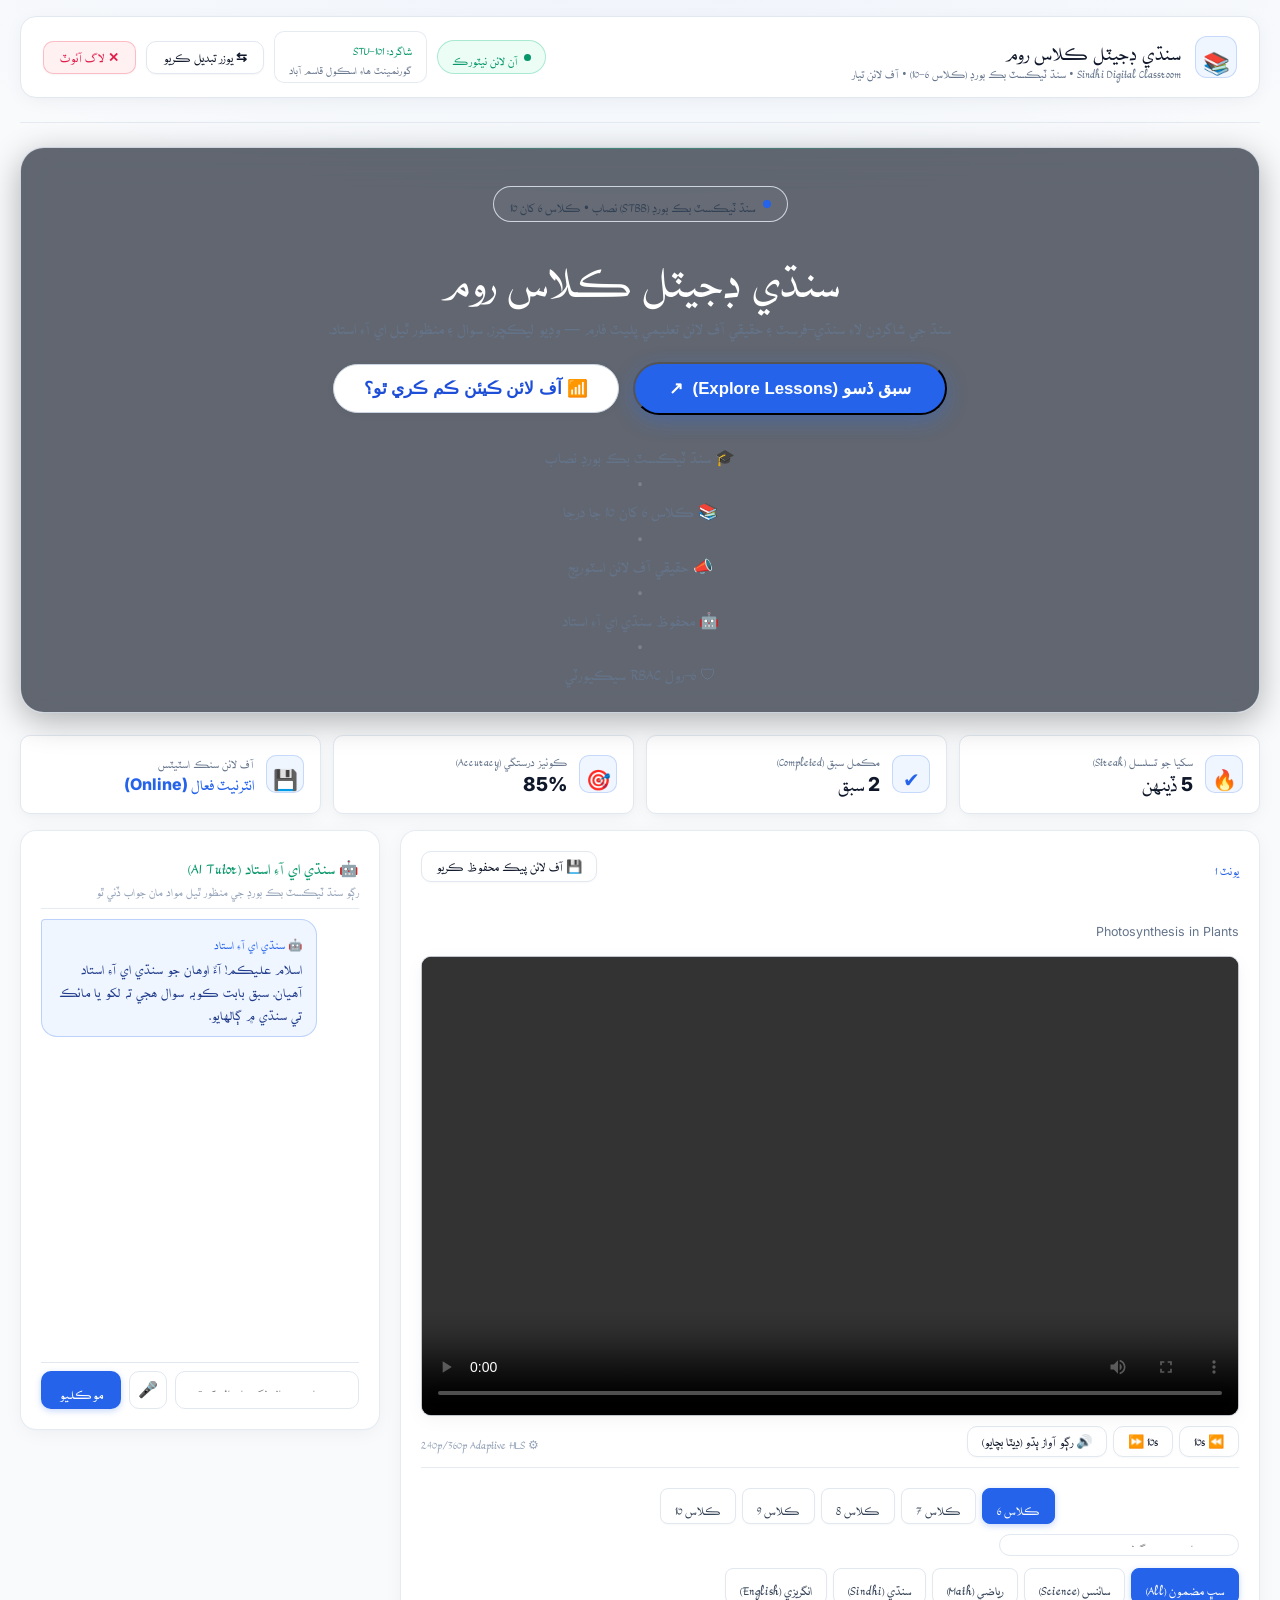
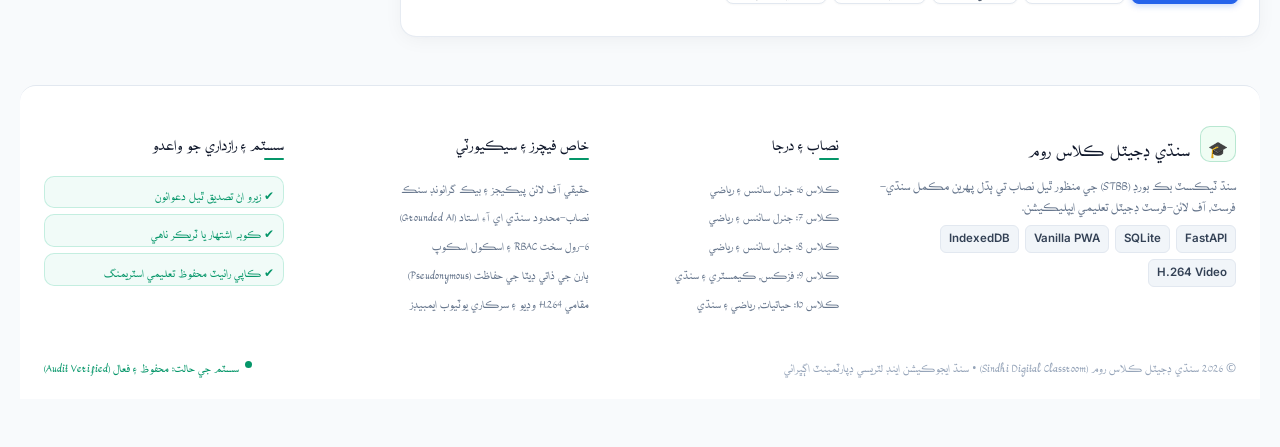
<file: static/index.html>
<!DOCTYPE html>
<html lang="sd" dir="rtl">
<head>
  <meta charset="UTF-8">
  <meta name="viewport" content="width=device-width, initial-scale=1.0">
  <title>سنڌي ڊجيٽل ڪلاس روم | Sindhi Digital Classroom (SDC)</title>
  <meta name="description" content="سنڌ ٽيڪسٽ بڪ بورڊ (ڪلاس 6 کان 10) لاءِ پهرين سنڌي-فرسٽ، آف لائن هلندڙ ۽ محفوظ ڊجيٽل لرننگ ايپليڪيشن.">
  <link rel="manifest" href="/static/manifest.json">
  <link rel="icon" type="image/svg+xml" href="/static/images/sdc-emblem.svg">
  <link rel="icon" type="image/x-icon" href="/favicon.ico">
  <link rel="icon" type="image/png" sizes="192x192" href="/static/icon.png">
  <link rel="apple-touch-icon" href="/static/icon.png">
  <meta name="theme-color" content="#10b981">
  <link rel="preconnect" href="https://fonts.googleapis.com">
  <link rel="preconnect" href="https://fonts.gstatic.com" crossorigin>
  <link href="https://fonts.googleapis.com/css2?family=Noto+Sans+Arabic:wght@400;600;700;800&family=Inter:wght@400;500;600;700;800&family=Playfair+Display:ital,wght@1,600;1,700;1,800&family=Amiri:ital,wght@1,400;1,700&display=swap" rel="stylesheet">
  <link rel="stylesheet" href="/static/css/style.css">
</head>
<body>
  <div class="container">
    <!-- Header & Identity Bar -->
    <header class="sdc-header" role="banner">
      <div class="brand-section">
        <div class="brand-emblem" aria-hidden="true">&#128218;</div>
        <div class="brand-titles">
          <h1>سنڌي ڊجيٽل ڪلاس روم</h1>
          <p>Sindhi Digital Classroom &bull; سنڌ ٽيڪسٽ بڪ بورڊ (ڪلاس 6-10) &bull; آف لائن تيار</p>
        </div>
      </div>
      <div class="header-user-status">
        <div id="connectivity-pill" class="status-pill online" aria-live="polite">
          <span class="status-dot"></span>
          <span id="connectivity-text">آن لائن</span>
        </div>
        <div class="user-badge" id="current-user-display" role="status">
          <span class="user-badge-role" id="header-user-role">شاگرد: STU-101</span>
          <span class="user-badge-meta" id="header-user-school">گورنمينٽ هاءِ اسڪول قاسم آباد</span>
        </div>
        <button id="btn-open-login" class="btn-header" onclick="openLoginModal()" title="اڪائونٽ تبديل ڪريو">
          &#8646; يوزر تبديل ڪريو
        </button>
        <button id="btn-logout" class="btn-header btn-logout" onclick="performLogout()" title="لاگ آئوٽ ڪريو">
          &#10005; لاگ آئوٽ
        </button>
      </div>
    </header>

    <!-- Role-Gated Navigation Tabs -->
    <nav id="nav-tabs-container" class="nav-tabs" aria-label="مکيه نيويگيشن"></nav>

    <!-- PANE 1: Student Learn View (Video Player, Quiz & AI Tutor) -->
    <main id="pane-learn" class="tab-pane">
      <!-- Unified SDC Educational Hero Header (HCI-Optimized) -->
      <section class="sdc-hero-section" aria-label="سنڌي ڊجيٽل ڪلاس روم تعارف">
        <div class="hero-badge">
          <span class="hero-badge-dot"></span>
          <span>سنڌ ٽيڪسٽ بڪ بورڊ (STBB) نصاب • ڪلاس 6 کان 10</span>
        </div>
        <h1 class="hero-headline">
          سنڌي ڊجيٽل ڪلاس روم
        </h1>
        <p class="hero-subtitle">
          سنڌ جي شاگردن لاءِ سنڌي-فرسٽ ۽ حقيقي آف لائن تعليمي پليٽ فارم — وڊيو ليڪچرز، سوال ۽ منظور ٿيل اي آءِ استاد.
        </p>
        <div class="hero-actions">
          <button class="btn-hero-primary" onclick="scrollToCurriculum(event)">
            <span>سبق ڏسو (Explore Lessons)</span>
            <span class="hero-btn-arrow">&#8599;</span>
          </button>
          <button class="btn-hero-secondary" onclick="openOfflineGuideModal()">
            <span>&#128246; آف لائن ڪيئن ڪم ڪري ٿو؟</span>
          </button>
        </div>

        <!-- Trust Credentials Strip -->
        <div class="hero-trust-strip">
          <div class="trust-item">&#127891; سنڌ ٽيڪسٽ بڪ بورڊ نصاب</div>
          <div class="trust-dot">•</div>
          <div class="trust-item">&#128218; ڪلاس 6 کان 10 جا درجا</div>
          <div class="trust-dot">•</div>
          <div class="trust-item">&#128227; حقيقي آف لائن اسٽوريج</div>
          <div class="trust-dot">•</div>
          <div class="trust-item">&#129302; محفوظ سنڌي اي آءِ استاد</div>
          <div class="trust-dot">•</div>
          <div class="trust-item">&#128737; 6-رول RBAC سيڪيورٽي</div>
        </div>
      </section>

      <!-- Student Learning Progress Stats Bar -->
      <section class="student-progress-bar-card" aria-label="سکيا جي ترقي">
        <div class="stat-metric-pill">
          <div class="stat-metric-icon">&#128293;</div>
          <div>
            <div class="stat-metric-label">سکيا جو تسلسل (Streak)</div>
            <div id="bar-streak-days" class="stat-metric-value">5 ڏينهن</div>
          </div>
        </div>
        <div class="stat-metric-pill">
          <div class="stat-metric-icon">&#10004;</div>
          <div>
            <div class="stat-metric-label">مڪمل سبق (Completed)</div>
            <div id="bar-completed-count" class="stat-metric-value">2 سبق</div>
          </div>
        </div>
        <div class="stat-metric-pill">
          <div class="stat-metric-icon">&#127919;</div>
          <div>
            <div class="stat-metric-label">ڪوئيز درستگي (Accuracy)</div>
            <div id="bar-quiz-accuracy" class="stat-metric-value">85%</div>
          </div>
        </div>
        <div class="stat-metric-pill">
          <div class="stat-metric-icon">&#128190;</div>
          <div>
            <div class="stat-metric-label">آف لائن سنڪ اسٽيٽس</div>
            <div id="bar-sync-status" class="stat-metric-value" style="font-size: 1rem; color: var(--accent-emerald);">فعال (Ready)</div>
          </div>
        </div>
      </section>

      <!-- Continue Learning Resume Banner -->
      <section id="continue-learning-card" class="continue-learning-banner" style="display: none;">
        <div class="continue-learning-info">
          <span style="font-size: 0.75rem; color: var(--accent-emerald); font-weight: 700;">جتان ڇڏيو هو اتان ئي شروع ڪريو</span>
          <h4 id="continue-lesson-title">ٻوٽن ۾ فوٽوسنٿيسز جو عمل</h4>
          <p id="continue-lesson-time">آخري جاءِ: 2 منٽ 5 سيڪنڊ</p>
        </div>
        <button id="btn-resume-lesson" class="btn-ctrl active" onclick="resumeLastLesson()">
          &#9654; سبق جاري رکو (Resume)
        </button>
      </section>

      <div class="main-grid">
        <!-- Main: Video Player & Lessons Browser -->
        <section class="glass-card">
          <div style="display: flex; justify-content: space-between; align-items: flex-start; margin-bottom: 14px; gap: 12px; flex-wrap: wrap;">
            <div>
              <span id="current-lesson-unit" class="lesson-unit-tag">يونٽ 1</span>
              <h2 id="current-lesson-title" style="font-size: 1.25rem; font-weight: 700; color: #fff;">ٻوٽن ۾ فوٽوسنٿيسز جو عمل (Photosynthesis)</h2>
              <span id="current-lesson-english" style="font-size: 0.78rem; color: var(--text-muted);" class="ltr-text">Photosynthesis in Plants</span>
            </div>
            <button id="btn-download-offline" class="btn-ctrl" onclick="downloadCurrentUnitOffline()">
              &#128190; آف لائن پيڪ محفوظ ڪريو
            </button>
          </div>

          <!-- Video Player Container Supporting Local MP4 & Official YouTube Embeds -->
          <div class="video-wrapper">
            <!-- Local HTML5 Video Player -->
            <video id="sdc-video-player" class="sdc-video-element" controls playsinline preload="metadata">
              <source src="/static/media/demo_lesson.mp4" type="video/mp4">
              Your browser does not support the video tag.
            </video>

            <!-- Official YouTube Privacy-Enhanced Embedded Player -->
            <iframe id="sdc-youtube-iframe" class="sdc-youtube-iframe" style="display: none;"
                    title="Official Educational YouTube Video"
                    allow="accelerometer; autoplay; clipboard-write; encrypted-media; gyroscope; picture-in-picture"
                    allowfullscreen>
            </iframe>

            <!-- Offline YouTube Warning Banner -->
            <div id="youtube-offline-banner" class="video-error-card" style="display: none;">
              <h3>&#128246; آف لائن موڊ فعال آهي</h3>
              <p>هي وڊيو يوٽيوب تي موجود آهي جنهن لاءِ انٽرنيٽ گهربل آهي. پر فڪر نه ڪريو! سبق جو مڪمل متن، ٽرانسڪرپٽس ۽ سوال آف لائن موجود آهن.</p>
              <button class="btn-retry" onclick="sdcPlayer.switchToLocalOrTranscript()">ٽرانسڪرپٽ ۽ سوال پڙهو</button>
            </div>

            <!-- Video Error State Card -->
            <div id="video-error-state" class="video-error-card" style="display: none;">
              <h3 id="video-error-title">&#9888; وڊيو هلائڻ ۾ ڏکيائي آئي</h3>
              <p id="video-error-desc">وڊيو فائل لوڊ ٿيڻ ۾ مسئلو آيو آهي. مھرباني ڪري ٻيهر ڪوشش ڪريو يا آف لائن ٽرانسڪرپٽ ڏسو.</p>
              <button class="btn-retry" onclick="sdcPlayer.retryCurrentVideo()">&#8635; ٻيهر ڪوشش ڪريو (Retry)</button>
            </div>

            <!-- Smart Video Quiz Pop-up Modal (FR-14) -->
            <div id="quiz-popup-overlay" class="quiz-overlay" style="display: none;"></div>
          </div>

          <!-- YouTube Attribution & Legal Notice Card (Phase 4 Compliance) -->
          <div id="youtube-attribution-banner" class="youtube-attribution-banner" style="display: none;">
            <div>
              <span class="yt-channel-badge">&#9658; سرڪاري چينل وڊيو: <strong id="yt-channel-name">Sindh Education Official</strong></span>
              <div id="yt-video-title" style="font-size: 0.82rem; color: var(--text-muted); margin-top: 2px;">Photosynthesis in Plants</div>
            </div>
            <a id="yt-original-link" href="#" target="_blank" rel="noopener noreferrer" class="btn-watch-yt">
              &#128279; يوٽيوب تي ڏسو (Watch on YouTube)
            </a>
            <div class="yt-legal-disclaimer">
              قانوني ڄاڻ: چينل ايٽريبيوشن ۽ فروغ بذات خود آزاد ڪاپي رائيٽ لائسنس ناهي. وڊيو سرڪاري يوٽيوب ايمبيڊ پليئر ذريعي ڏيکاري پئي وڃي.
            </div>
          </div>

          <!-- Player Controls Bar -->
          <div class="player-controls-bar">
            <div class="player-controls-group">
              <button class="btn-ctrl" onclick="sdcPlayer.skipSeconds(-10)" title="10 سيڪنڊ پوئتي">&#9194; 10s</button>
              <button class="btn-ctrl" onclick="sdcPlayer.skipSeconds(10)" title="10 سيڪنڊ اڳتي">10s &#9193;</button>
              <button id="btn-audio-only" class="btn-ctrl" onclick="sdcPlayer.toggleAudioOnly()">
                &#128266; رڳو آواز ٻڌو (ڊيٽا بچايو)
              </button>
              <button id="btn-switch-source" class="btn-ctrl" onclick="sdcPlayer.toggleVideoSource()" style="display: none;">
                &#128257; وڊيو سورس تبديل ڪريو
              </button>
            </div>
            <div class="player-controls-group">
              <span style="font-size: 0.78rem; color: var(--text-dim);">&#9881; 240p/360p Adaptive HLS</span>
            </div>
          </div>

          <!-- Curriculum Browser (3 Taps Class 6-10, FR-05) -->
          <div id="curriculum-browser-anchor" style="margin-top: 20px;">
            <div class="curriculum-toolbar">
              <div style="display: flex; align-items: center; gap: 10px; flex-wrap: wrap;">
                <h3 style="font-size: 1.05rem; font-weight: 700; color: #fff;">سنڌ ٽيڪسٽ بڪ بورڊ نصاب</h3>
                <div class="filter-pills-row">
                  <button class="pill-btn active" onclick="selectClassLevel(6, this)">ڪلاس 6</button>
                  <button class="pill-btn" onclick="selectClassLevel(7, this)">ڪلاس 7</button>
                  <button class="pill-btn" onclick="selectClassLevel(8, this)">ڪلاس 8</button>
                  <button class="pill-btn" onclick="selectClassLevel(9, this)">ڪلاس 9</button>
                  <button class="pill-btn" onclick="selectClassLevel(10, this)">ڪلاس 10</button>
                </div>
              </div>
              <input type="text" id="curriculum-search-input" class="search-input-box" placeholder="سبق يا موضوع ڳوليو..." oninput="filterCurriculumLessons(this.value)">
            </div>

            <!-- Subject Filter Pills -->
            <div class="filter-pills-row" style="margin-bottom: 12px;">
              <button class="pill-btn active" onclick="selectSubjectFilter(null, this)">سڀ مضمون (All)</button>
              <button class="pill-btn" onclick="selectSubjectFilter('Science', this)">سائنس (Science)</button>
              <button class="pill-btn" onclick="selectSubjectFilter('Math', this)">رياضي (Math)</button>
              <button class="pill-btn" onclick="selectSubjectFilter('Sindhi', this)">سنڌي (Sindhi)</button>
              <button class="pill-btn" onclick="selectSubjectFilter('English', this)">انگريزي (English)</button>
            </div>

            <!-- Dynamic Course & Lesson Cards Grid -->
            <div id="curriculum-lessons-list" class="course-grid"></div>
          </div>
        </section>

        <!-- Sidebar: Grounded Sindhi AI Tutor (FR-20 to FR-26) -->
        <aside id="tutor-drawer" class="glass-card tutor-drawer" aria-label="سنڌي اي آءِ استاد">
          <div class="tutor-header">
            <div>
              <h3 style="font-size: 0.98rem; font-weight: 700; color: var(--accent-emerald);">&#129302; سنڌي اي آءِ استاد (AI Tutor)</h3>
              <p style="font-size: 0.74rem; color: var(--text-dim);">رڳو سنڌ ٽيڪسٽ بڪ بورڊ جي منظور ٿيل مواد مان جواب ڏئي ٿو</p>
            </div>
          </div>

          <div id="tutor-chat-stream" class="chat-stream" role="log" aria-live="polite">
            <div class="chat-bubble tutor-bubble">
              <div class="bubble-sender">&#129302; سنڌي اي آءِ استاد</div>
              <div>اسلام عليڪم! آءٌ اوهان جو سنڌي اي آءِ استاد آهيان. سبق بابت ڪوبه سوال هجي ته لکو يا مائڪ تي سنڌي ۾ ڳالهايو.</div>
            </div>
          </div>

          <!-- Chat Input with Voice AI (FR-20, FR-21) -->
          <div class="chat-input-bar">
            <input type="text" id="tutor-question-input" class="chat-input" placeholder="سبق بابت سوال لکو يا مائڪ تي ڳالهايو..." aria-label="اي آءِ استاد کان سوال پڇو" onkeydown="if(event.key === 'Enter') sdcTutor.askQuestion(currentLoadedLessonId)">
            <button id="btn-voice-input" class="btn-mic" onclick="sdcTutor.toggleMicrophone()" title="مائڪ تي سنڌي ۾ ڳالهايو" aria-label="مائڪ تي سنڌي ۾ ڳالهايو">&#127908;</button>
            <button class="btn-send" onclick="sdcTutor.askQuestion(currentLoadedLessonId)">موڪليو</button>
          </div>
        </aside>
      </div>
    </main>

    <!-- PANE 2: Student Progress & Streak View (FR-29) -->
    <main id="pane-student-dash" class="tab-pane" style="display: none;">
      <section class="glass-card" style="max-width: 960px; margin: 0 auto;">
        <h2 style="font-size: 1.3rem; font-weight: 700; color: #fff; margin-bottom: 18px;">منهنجي سکيا جي تفصيلي ترقي (My Learning Progress)</h2>
        <div style="display: grid; grid-template-columns: repeat(auto-fit, minmax(220px, 1fr)); gap: 16px; margin-bottom: 24px;">
          <div class="stat-metric-pill">
            <div class="stat-metric-icon">&#128214;</div>
            <div>
              <div class="stat-metric-label">مڪمل ڪيل يونٽ</div>
              <div id="stat-completed-lessons" class="stat-metric-value">0</div>
            </div>
          </div>
          <div class="stat-metric-pill">
            <div class="stat-metric-icon">&#127919;</div>
            <div>
              <div class="stat-metric-label">ڪوئيز جي اوسط درستگي</div>
              <div id="stat-quiz-score" class="stat-metric-value">0%</div>
            </div>
          </div>
          <div class="stat-metric-pill">
            <div class="stat-metric-icon">&#128293;</div>
            <div>
              <div class="stat-metric-label">سکيا جو تسلسل (Streak)</div>
              <div id="stat-streak-days" class="stat-metric-value">5 ڏينهن</div>
            </div>
          </div>
        </div>

        <h3 style="font-size: 1.05rem; font-weight: 700; color: #fff; margin-bottom: 12px;">تازو حل ڪيل سوال (Recent Quiz Attempts)</h3>
        <table class="sdc-table">
          <thead>
            <tr>
              <th>سبق ۽ موضوع</th>
              <th>توهان جو جواب</th>
              <th>نتيجو</th>
              <th>وقت</th>
            </tr>
          </thead>
          <tbody id="student-attempts-table-body">
            <tr>
              <td colspan="4" style="text-align: center; color: var(--text-dim);">لوڊ ٿي رهيو آهي...</td>
            </tr>
          </tbody>
        </table>
      </section>
    </main>

    <!-- PANE 3: Student Assignments View (FR-28) -->
    <main id="pane-student-assignments" class="tab-pane" style="display: none;">
      <section class="glass-card" style="max-width: 960px; margin: 0 auto;">
        <h2 style="font-size: 1.3rem; font-weight: 700; color: #fff; margin-bottom: 16px;">هوم ورڪ ۽ اسائينمينٽس (Homework &amp; Assignments)</h2>
        <div id="student-assignments-list"></div>
      </section>
    </main>

    <!-- PANE 4: Teacher Question Approval Gate (FR-13 Gate) -->
    <main id="pane-teacher" class="tab-pane" style="display: none;">
      <section class="glass-card">
        <div style="display: flex; justify-content: space-between; align-items: center; margin-bottom: 16px; flex-wrap: wrap; gap: 10px;">
          <div>
            <h2 style="font-size: 1.25rem; font-weight: 700; color: #fff;">استادن جي منظوري پورٽل (Teacher Approval Gate - FR-13)</h2>
            <p style="font-size: 0.82rem; color: var(--text-muted);">حفاظتي قاعدو: ڪوبه خودڪار ٺاهيل سوال استاد جي منظوريءَ کانسواءِ شاگردن کي نه ڏيکاريو ويندو.</p>
          </div>
          <button class="btn-ctrl" onclick="loadTeacherPendingQuestions()">&#8635; تازو ڪريو (Refresh)</button>
        </div>
        <div id="teacher-approval-list"></div>
      </section>
    </main>

    <!-- PANE 5: Teacher Lesson Upload (FR-09) -->
    <main id="pane-teacher-upload" class="tab-pane" style="display: none;">
      <section class="glass-card" style="max-width: 900px; margin: 0 auto;">
        <h2 style="font-size: 1.25rem; font-weight: 700; color: #fff; margin-bottom: 16px;">&#128249; نئون سبق ۽ وڊيو اپلوڊ ڪريو (Upload Lesson &amp; Media - FR-09)</h2>
        <form id="form-teacher-upload" onsubmit="event.preventDefault(); teacherSubmitLessonUpload();">
          <div style="display: grid; grid-template-columns: repeat(auto-fit, minmax(220px, 1fr)); gap: 14px; margin-bottom: 14px;">
            <div>
              <label style="font-size: 0.8rem; color: var(--text-muted); display: block; margin-bottom: 6px;">ڪورس چونڊيو</label>
              <select id="upload-course-id" class="chat-input" style="width: 100%;">
                <option value="crs-sci-6">ڪلاس 6: جنرل سائنس</option>
                <option value="crs-math-6">ڪلاس 6: رياضي</option>
                <option value="crs-sindhi-6">ڪلاس 6: سنڌي سليس</option>
                <option value="crs-eng-6">ڪلاس 6: انگريزي</option>
              </select>
            </div>
            <div>
              <label style="font-size: 0.8rem; color: var(--text-muted); display: block; margin-bottom: 6px;">يونٽ نمبر (1-50)</label>
              <input type="number" id="upload-unit-num" class="chat-input" value="2" min="1" max="50" style="width: 100%;">
            </div>
            <div>
              <label style="font-size: 0.8rem; color: var(--text-muted); display: block; margin-bottom: 6px;">سنڌي عنوان (Sindhi Title)</label>
              <input type="text" id="upload-title-sindhi" class="chat-input" placeholder="مثال: روشني ۽ پاڇا" style="width: 100%;" required>
            </div>
            <div>
              <label style="font-size: 0.8rem; color: var(--text-muted); display: block; margin-bottom: 6px;">English Title</label>
              <input type="text" id="upload-title-english" class="chat-input" placeholder="e.g. Light and Shadows" style="width: 100%;">
            </div>
          </div>
          <div style="margin-bottom: 14px;">
            <label style="font-size: 0.8rem; color: var(--text-muted); display: block; margin-bottom: 6px;">سبق جو مختصر خلاصو (Summary in Sindhi)</label>
            <textarea id="upload-summary-sindhi" class="chat-input" style="width: 100%; height: 75px; resize: vertical;" placeholder="هن سبق ۾ شاگرد روشنيءَ جي خاصيتن بابت سکندا..."></textarea>
          </div>
          <div style="margin-bottom: 18px;">
            <label style="font-size: 0.8rem; color: var(--text-muted); display: block; margin-bottom: 6px;">وڊيو فائل منتخب ڪريو (MP4 / WebM / MKV - وڌ ۾ وڌ 50MB)</label>
            <input type="file" id="upload-video-file" class="chat-input" accept="video/mp4,video/webm,video/x-matroska,video/quicktime" style="width: 100%;">
          </div>
          <button type="submit" id="btn-submit-upload" class="btn-ctrl active" style="padding: 10px 24px; font-size: 0.9rem;">
            &#10004; سبق ۽ وڊيو محفوظ ڪريو (Save Lesson)
          </button>
        </form>
      </section>
    </main>

    <!-- PANE 6: Teacher Assignments & Grading (FR-28) -->
    <main id="pane-teacher-assignments" class="tab-pane" style="display: none;">
      <section class="glass-card">
        <h2 style="font-size: 1.25rem; font-weight: 700; color: #fff; margin-bottom: 16px;">اسائينمينٽس ٺاهڻ ۽ گريڊنگ (Teacher Assignments)</h2>
        <div style="display: grid; grid-template-columns: 1fr 1fr; gap: 20px;">
          <!-- Create Assignment Form -->
          <div>
            <h3 style="font-size: 1rem; color: var(--accent-cyan); margin-bottom: 10px;">نئين اسائينمينٽ ٺاهيو</h3>
            <form id="form-create-assignment" onsubmit="event.preventDefault(); teacherCreateAssignment();">
              <input type="text" id="asg-title-sindhi" class="chat-input" placeholder="اسائينمينٽ جو عنوان (Sindhi Title)" style="width: 100%; margin-bottom: 8px;" required>
              <textarea id="asg-desc-sindhi" class="chat-input" placeholder="سوال يا تفصيل لکو..." style="width: 100%; height: 80px; margin-bottom: 8px;" required></textarea>
              <div style="display: flex; gap: 8px; margin-bottom: 10px;">
                <input type="number" id="asg-max-marks" class="chat-input" value="10" min="1" max="100" style="width: 100px;" title="ڪل مارڪون">
                <input type="date" id="asg-due-date" class="chat-input" style="flex: 1;" required>
              </div>
              <button type="submit" class="btn-ctrl active">&#10004; اسائينمينٽ جاري ڪريو</button>
            </form>
          </div>
          <!-- Submissions Grading Queue -->
          <div>
            <h3 style="font-size: 1rem; color: var(--accent-emerald); margin-bottom: 10px;">شاگردن جا جواب (Submissions)</h3>
            <div id="teacher-submissions-queue" style="max-height: 400px; overflow-y: auto;"></div>
          </div>
        </div>
      </section>
    </main>

    <!-- PANE 7: Teacher Class Analytics -->
    <main id="pane-teacher-analytics" class="tab-pane" style="display: none;">
      <section class="glass-card">
        <h2 style="font-size: 1.25rem; font-weight: 700; color: #fff; margin-bottom: 16px;">ڪلاس اينالائيٽڪس ۽ تعليمي اثر (Classroom Analytics &amp; Cohen's d)</h2>
        <div style="display: grid; grid-template-columns: repeat(auto-fit, minmax(200px, 1fr)); gap: 16px; margin-bottom: 24px;">
          <div class="stat-metric-pill">
            <div class="stat-metric-icon" style="background: rgba(16, 185, 129, 0.15); color: #10b981;">&#128101;</div>
            <div>
              <div class="stat-metric-label">داخلا ٿيل شاگرد</div>
              <div id="t-analytics-students" class="stat-metric-value">45</div>
            </div>
          </div>
          <div class="stat-metric-pill">
            <div class="stat-metric-icon" style="background: rgba(6, 182, 212, 0.15); color: #06b6d4;">&#128200;</div>
            <div>
              <div class="stat-metric-label">ڪوئيز جي اوسط شرح</div>
              <div id="t-analytics-avg-score" class="stat-metric-value">78.5%</div>
            </div>
          </div>
          <div class="stat-metric-pill">
            <div class="stat-metric-icon" style="background: rgba(168, 85, 247, 0.15); color: #a855f7;">&#127891;</div>
            <div>
              <div class="stat-metric-label">سکيا جو اثر (Cohen's d)</div>
              <div id="t-analytics-cohens-d" class="stat-metric-value" style="color: #c084fc;">d = 0.82 (High)</div>
            </div>
          </div>
        </div>
        <h3 style="font-size: 1rem; color: #fff; margin-bottom: 10px;">ڪمزور موضوع (Topics Needing Attention)</h3>
        <table class="sdc-table">
          <thead>
            <tr>
              <th>موضوع (Topic)</th>
              <th>غلطين جي شرح (Error Rate)</th>
              <th>ڪل حل ٿيل سوال</th>
            </tr>
          </thead>
          <tbody id="t-analytics-weak-topics"></tbody>
        </table>
      </section>
    </main>

    <!-- PANE 8: Content Reviewer Queue (Phase 5 RBAC) -->
    <main id="pane-reviewer" class="tab-pane" style="display: none;">
      <section class="glass-card">
        <div style="display: flex; justify-content: space-between; align-items: center; margin-bottom: 16px;">
          <div>
            <h2 style="font-size: 1.25rem; font-weight: 700; color: #fff;">نصاب جي نظرثاني ۽ سرڪاري منظوري (Curriculum Review Board)</h2>
            <p style="font-size: 0.82rem; color: var(--text-muted);">سنڌ ٽيڪسٽ بڪ بورڊ جي پينل پاران سبقن ۽ وڊيوز جي معيار جي تصديق.</p>
          </div>
          <button class="btn-ctrl" onclick="loadReviewerQueue()">&#8635; تازو ڪريو</button>
        </div>
        <div id="reviewer-queue-list"></div>
      </section>
    </main>

    <!-- PANE 9: YouTube Video Catalog (Phase 4 Compliance) -->
    <main id="pane-youtube-catalog" class="tab-pane" style="display: none;">
      <section class="glass-card">
        <h2 style="font-size: 1.25rem; font-weight: 700; color: #fff; margin-bottom: 8px;">سرڪاري تعليمي يوٽيوب وڊيو ڪئٽلاگ (Educational Video Catalog)</h2>
        <p style="font-size: 0.82rem; color: var(--text-muted); margin-bottom: 16px;">
          سرڪاري چينل تان سنڌ ٽيڪسٽ بڪ بورڊ نصاب سان ڳنڍيل وڊيوز. اهي وڊيوز رڳو يوٽيوب سرڪاري ايمبيڊ پليئر ذريعي نشر ٿينديون آهن.
        </p>
        <div id="youtube-catalog-grid" class="course-grid"></div>
      </section>
    </main>

    <!-- PANE 10: School Admin Directory (Phase 5 RBAC) -->
    <main id="pane-school-admin" class="tab-pane" style="display: none;">
      <section class="glass-card">
        <div style="display: flex; justify-content: space-between; align-items: center; margin-bottom: 16px;">
          <div>
            <h2 style="font-size: 1.25rem; font-weight: 700; color: #fff;">اسڪول يوزر ڊائريڪٽري (School User Management)</h2>
            <p style="font-size: 0.82rem; color: var(--text-muted);">توهان رڳو پنهنجي اسڪول جا شاگرد ۽ استاد سنڀالي سگهو ٿا.</p>
          </div>
          <button class="btn-ctrl active" onclick="openCreateUserModal()">+ نئون يوزر شامل ڪريو</button>
        </div>
        <table class="sdc-table">
          <thead>
            <tr>
              <th>ڪوڊ / يوزر نالو</th>
              <th>رول (Role)</th>
              <th>اسڪول</th>
              <th>رابطو</th>
              <th>تاريخ</th>
            </tr>
          </thead>
          <tbody id="school-users-table-body"></tbody>
        </table>
      </section>
    </main>

    <!-- PANE 11: District Officer Telemetry & CSV Export (FR-31, FR-36) -->
    <main id="pane-officer-dash" class="tab-pane" style="display: none;">
      <section class="glass-card">
        <div style="display: flex; justify-content: space-between; align-items: center; margin-bottom: 16px; flex-wrap: wrap; gap: 10px;">
          <div>
            <h2 style="font-size: 1.25rem; font-weight: 700; color: #fff;">تعليم کاتي جي ضلعي رپورٽ (Education Department Telemetry - FR-31)</h2>
            <p style="font-size: 0.82rem; color: var(--text-muted);">سنڌ ايجوڪيشن اينڊ لٽريسي ڊپارٽمينٽ مانيٽرنگ ۽ ائٿليٽڪس</p>
          </div>
          <a href="/api/dashboards/export-anonymized" class="btn-ctrl" style="border-color: var(--accent-cyan); color: var(--accent-cyan); text-decoration: none;">
            &#128229; پائلٽ ڊيٽا CSV ڊائونلوڊ ڪريو (FR-36 Zero PII)
          </a>
        </div>
        <table class="sdc-table">
          <thead>
            <tr>
              <th>ضلعو (District)</th>
              <th>اسڪول (Schools)</th>
              <th>شاگرد (Students)</th>
              <th>حاضري جي شرح (Active %)</th>
              <th>ڪوئيز اوسط (Avg Score)</th>
              <th>آف لائن سنڪ ڳڻپ (Offline Syncs)</th>
            </tr>
          </thead>
          <tbody id="officer-districts-table-body"></tbody>
        </table>
      </section>
    </main>

    <!-- PANE 12: Super Admin Platform Governance (Phase 5 RBAC) -->
    <main id="pane-super-admin" class="tab-pane" style="display: none;">
      <section class="glass-card">
        <h2 style="font-size: 1.25rem; font-weight: 700; color: #fff; margin-bottom: 16px;">پليٽ فارم سيڪيورٽي آڊٽ لاگز (Platform Security Audit Logs)</h2>
        <div style="display: flex; justify-content: space-between; align-items: center; margin-bottom: 14px;">
          <span style="font-size: 0.82rem; color: var(--text-muted);">سمورين انتظامي سرگرمين، لاگ ان ۽ سنڪ جو اڻ مٽ رڪارڊ.</span>
          <button class="btn-ctrl" onclick="loadSuperAdminAuditLogs()">&#8635; تازو ڪريو</button>
        </div>
        <table class="sdc-table">
          <thead>
            <tr>
              <th>وقت (UTC)</th>
              <th>عمل (Action)</th>
              <th>يوزر آءِ ڊي</th>
              <th>وسيلو (Resource)</th>
              <th>تفصيل</th>
            </tr>
          </thead>
          <tbody id="superadmin-audit-table-body"></tbody>
        </table>
      </section>
    </main>

    <!-- LOGIN & ACCOUNT SWITCHER MODAL -->
    <div id="login-modal" class="modal-backdrop" style="display: none;" role="dialog" aria-modal="true" aria-labelledby="login-modal-title">
      <div class="modal-card">
        <div class="modal-header">
          <h3 id="login-modal-title" style="font-size: 1.15rem; font-weight: 700; color: #fff;">اڪائونٽ ۾ لاگ ان ٿيو (Account Login)</h3>
          <button class="modal-close-btn" onclick="closeLoginModal()" aria-label="بند ڪريو">&times;</button>
        </div>

        <!-- Role Login Switcher Tabs -->
        <div class="nav-tabs" style="margin-bottom: 16px;">
          <button id="modal-tab-student" class="tab-btn active" onclick="switchLoginModalTab('STUDENT')">شاگرد لاگ ان (Student)</button>
          <button id="modal-tab-staff" class="tab-btn" onclick="switchLoginModalTab('STAFF')">استاد / اسٽاف لاگ ان (Staff)</button>
        </div>

        <!-- Student Login Form -->
        <form id="form-student-login" onsubmit="event.preventDefault(); submitStudentLogin();">
          <div style="margin-bottom: 12px;">
            <label style="font-size: 0.8rem; color: var(--text-muted); display: block; margin-bottom: 4px;">اسڪول ڪوڊ (School Code)</label>
            <input type="text" id="login-school-code" class="chat-input" value="SCH-HYD-01" required style="width: 100%;">
          </div>
          <div style="margin-bottom: 12px;">
            <label style="font-size: 0.8rem; color: var(--text-muted); display: block; margin-bottom: 4px;">شاگرد ڪوڊ (Student Code)</label>
            <input type="text" id="login-student-code" class="chat-input" value="STU-101" required style="width: 100%;">
          </div>
          <div style="margin-bottom: 18px;">
            <label style="font-size: 0.8rem; color: var(--text-muted); display: block; margin-bottom: 4px;">4-6 انگن جو پن ڪوڊ (PIN)</label>
            <input type="password" id="login-student-pin" class="chat-input" value="1234" maxlength="6" required style="width: 100%;">
          </div>
          <button type="submit" class="btn-ctrl active" style="width: 100%; justify-content: center; padding: 10px;">لاگ ان ٿيو</button>
        </form>

        <!-- Staff Login Form -->
        <form id="form-staff-login" onsubmit="event.preventDefault(); submitStaffLogin();" style="display: none;">
          <div style="margin-bottom: 12px;">
            <label style="font-size: 0.8rem; color: var(--text-muted); display: block; margin-bottom: 4px;">يوزر نالو يا ايميل (Identifier)</label>
            <input type="text" id="login-staff-identifier" class="chat-input" value="teacher_hyd" required style="width: 100%;">
          </div>
          <div style="margin-bottom: 18px;">
            <label style="font-size: 0.8rem; color: var(--text-muted); display: block; margin-bottom: 4px;">پاسورڊ (Password)</label>
            <input type="password" id="login-staff-password" class="chat-input" value="password123" required style="width: 100%;">
          </div>
          <button type="submit" class="btn-ctrl active" style="width: 100%; justify-content: center; padding: 10px;">لاگ ان ٿيو</button>
        </form>

        <!-- 1-Click Quick Demo Switchers for Review & Testing -->
        <div class="demo-pills-row">
          <span style="font-size: 0.75rem; color: var(--text-dim); width: 100%;">تيز رفتار ٽيسٽ لاءِ چونڊيو (1-Click Demo Testing):</span>
          <button class="demo-pill-btn" onclick="quickDemoLogin('STUDENT', 'SCH-HYD-01', 'STU-101', '1234')">شاگرد (STU-101)</button>
          <button class="demo-pill-btn" onclick="quickDemoLogin('TEACHER', null, 'teacher_hyd', 'password123')">استاد (Teacher)</button>
          <button class="demo-pill-btn" onclick="quickDemoLogin('CONTENT_REVIEWER', null, 'reviewer_sindh', 'reviewer123')">نصاب رويوئر (Reviewer)</button>
          <button class="demo-pill-btn" onclick="quickDemoLogin('SCHOOL_ADMIN', null, 'admin_hyd', 'admin123')">اسڪول ايڊمن (Admin)</button>
          <button class="demo-pill-btn" onclick="quickDemoLogin('DISTRICT_OFFICER', null, 'officer_sindh', 'password123')">ضلعي آفيسر (Officer)</button>
          <button class="demo-pill-btn" onclick="quickDemoLogin('SUPER_ADMIN', null, 'superadmin', 'super123')">سپر ايڊمن (Super)</button>
        </div>
      </div>
    </div>

    <!-- Create User Modal for School Admin / Super Admin -->
    <div id="create-user-modal" class="modal-backdrop" style="display: none;" role="dialog" aria-modal="true">
      <div class="modal-card">
        <div class="modal-header">
          <h3 style="font-size: 1.15rem; font-weight: 700; color: #fff;">نئون يوزر کاتو ٺاهيو (Provision User)</h3>
          <button class="modal-close-btn" onclick="closeCreateUserModal()">&times;</button>
        </div>
        <form id="form-create-user" onsubmit="event.preventDefault(); submitCreateUser();">
          <div style="margin-bottom: 12px;">
            <label style="font-size: 0.8rem; color: var(--text-muted); display: block; margin-bottom: 4px;">رول (Role)</label>
            <select id="new-user-role" class="chat-input" style="width: 100%;">
              <option value="STUDENT">شاگرد (STUDENT)</option>
              <option value="TEACHER">استاد (TEACHER)</option>
            </select>
          </div>
          <div style="margin-bottom: 12px;">
            <label style="font-size: 0.8rem; color: var(--text-muted); display: block; margin-bottom: 4px;">ڪوڊ يا يوزر نالو</label>
            <input type="text" id="new-user-code" class="chat-input" placeholder="مثال: STU-105 يا teacher_ali" required style="width: 100%;">
          </div>
          <div style="margin-bottom: 18px;">
            <label style="font-size: 0.8rem; color: var(--text-muted); display: block; margin-bottom: 4px;">پن يا پاسورڊ</label>
            <input type="text" id="new-user-secret" class="chat-input" placeholder="گھٽ ۾ گھٽ 4 انگ" required style="width: 100%;">
          </div>
          <button type="submit" class="btn-ctrl active" style="width: 100%; justify-content: center; padding: 10px;">يوزر اڪائونٽ محفوظ ڪريو</button>
        </form>
      </div>
    </div>

    <!-- Offline Architecture & How It Works Modal (Batch 6) -->
    <div id="offline-guide-modal" class="modal-backdrop" style="display: none;" role="dialog" aria-modal="true" aria-labelledby="offline-guide-title">
      <div class="modal-card offline-guide-modal-card">
        <div class="modal-header">
          <div style="display: flex; align-items: center; gap: 8px;">
            <span style="font-size: 1.3rem;">&#128246;</span>
            <h3 id="offline-guide-title" style="font-size: 1.15rem; font-weight: 700; color: #fff;">سنڌي ڊجيٽل ڪلاس روم: آف لائن ڪيئن ڪم ڪري ٿو؟</h3>
          </div>
          <button class="modal-close-btn" onclick="closeOfflineGuideModal()">&times;</button>
        </div>
        <div class="offline-guide-body">
          <div class="offline-guide-step">
            <div class="guide-step-num">1</div>
            <div>
              <h4 class="guide-step-title">آف لائن يونٽ پيڪ (IndexedDB Storage)</h4>
              <p class="guide-step-desc">هر سبق جو مڪمل سنڌي متن، درسي نوٽس، سوال ۽ چيڪ پوائنٽس توهان جي ڊيوائس ۾ مقامي طور محفوظ ٿين ٿا. انٽرنيٽ بند هجڻ جي صورت ۾ به پڙهائي روڪجي نٿي.</p>
            </div>
          </div>

          <div class="offline-guide-step">
            <div class="guide-step-num">2</div>
            <div>
              <h4 class="guide-step-title">خودڪار پس منظر سنڪ (Background Sync)</h4>
              <p class="guide-step-desc">آف لائن حل ڪيل ڪوئيز، اسائنمينٽ ۽ سکيا جو تسلسل (Streak) ڊيوائس تي جمع رهن ٿا. جڏهن به ڊيوائس تي نيٽ ورڪ ايندو، ڊيٽا بغير ڪنهن محنت جي پاڻمرادو اسڪول سرور تي سنڪ ٿي ويندي.</p>
            </div>
          </div>

          <div class="offline-guide-step">
            <div class="guide-step-num">3</div>
            <div>
              <h4 class="guide-step-title">انٽرنيٽ جي گهرج ڪٿي آهي؟ (Online Limitations)</h4>
              <p class="guide-step-desc">سرڪاري يوٽيوب وڊيو اسٽريمنگ ۽ نوان پيڪ ڊائونلوڊ ڪرڻ لاءِ انٽرنيٽ گهربل هوندو آهي. جيڪڏهن نيٽ ڪٽجي وڃي ته سسٽم فوري طور تي لوڪل آف لائن ٽرانسڪرپٽ ۽ سوال چالو ڪري ٿو.</p>
            </div>
          </div>

          <div class="offline-guide-step">
            <div class="guide-step-num">4</div>
            <div>
              <h4 class="guide-step-title">مشترڪ ڊيوائسز تي رازداري (Multi-Student Privacy)</h4>
              <p class="guide-step-desc">اسڪول يا گهر جي هڪ ئي ٽيبليٽ تي هڪ کان وڌيڪ شاگرد الڳ الڳ پن (PIN) سان محفوظ نموني پڙهي سگهن ٿا. ڪنهن به شاگرد جي قطار ٻئي شاگرد جي رڪارڊ سان گڏ نٿي ملي.</p>
            </div>
          </div>
        </div>
        <div style="margin-top: 20px; display: flex; justify-content: flex-end;">
          <button class="btn-ctrl active" onclick="closeOfflineGuideModal()">سمجهه ۾ اچي ويو (Close)</button>
        </div>
      </div>
    </div>

    <!-- NexStudio-Inspired Educational Platform Footer (Batch 6) -->
    <footer class="sdc-footer">
      <div class="footer-grid">
        <div class="footer-col brand-col">
          <div class="footer-brand">
            <div class="footer-logo-box">&#127891;</div>
            <div class="footer-brand-title">سنڌي ڊجيٽل ڪلاس روم</div>
          </div>
          <p class="footer-brand-desc">
            سنڌ ٽيڪسٽ بڪ بورڊ (STBB) جي منظور ٿيل نصاب تي ٻڌل پهرين مڪمل سنڌي-فرسٽ، آف لائن-فرسٽ ڊجيٽل تعليمي ايپليڪيشن.
          </p>
          <div class="footer-badges">
            <span class="tech-badge">FastAPI</span>
            <span class="tech-badge">SQLite</span>
            <span class="tech-badge">Vanilla PWA</span>
            <span class="tech-badge">IndexedDB</span>
            <span class="tech-badge">H.264 Video</span>
          </div>
        </div>

        <div class="footer-col">
          <h4 class="footer-heading">نصاب ۽ درجا</h4>
          <ul class="footer-links">
            <li>ڪلاس 6: جنرل سائنس ۽ رياضي</li>
            <li>ڪلاس 7: جنرل سائنس ۽ رياضي</li>
            <li>ڪلاس 8: جنرل سائنس ۽ رياضي</li>
            <li>ڪلاس 9: فزڪس، ڪيمسٽري ۽ سنڌي</li>
            <li>ڪلاس 10: حياتيات، رياضي ۽ سنڌي</li>
          </ul>
        </div>

        <div class="footer-col">
          <h4 class="footer-heading">خاص فيچرز ۽ سيڪيورٽي</h4>
          <ul class="footer-links">
            <li>حقيقي آف لائن پيڪيجز ۽ بيڪ گرائونڊ سنڪ</li>
            <li>نصاب-محدود سنڌي اي آءِ استاد (Grounded AI)</li>
            <li>6-رول سخت RBAC ۽ اسڪول اسڪوپ</li>
            <li>ٻارن جي ذاتي ڊيٽا جي حفاظت (Pseudonymous)</li>
            <li>مقامي H.264 وڊيو ۽ سرڪاري يوٽيوب ايمبيڊز</li>
          </ul>
        </div>

        <div class="footer-col">
          <h4 class="footer-heading">سسٽم ۽ رازداري جو واعدو</h4>
          <div class="footer-trust-box">
            <div class="trust-pill">&#10004; زيرو اڻ تصديق ٿيل دعوائون</div>
            <div class="trust-pill">&#10004; ڪوبه اشتهار يا ٽريڪر ناهي</div>
            <div class="trust-pill">&#10004; ڪاپي رائيٽ محفوظ تعليمي اسٽريمنگ</div>
          </div>
        </div>
      </div>

      <div class="footer-bottom">
        <div class="footer-copy">
          &copy; 2026 سنڌي ڊجيٽل ڪلاس روم (Sindhi Digital Classroom) • سنڌ ايجوڪيشن اينڊ لٽريسي ڊپارٽمينٽ اڳڀرائي
        </div>
        <div class="footer-status-indicator">
          <span class="status-pulse-dot"></span>
          <span>سسٽم جي حالت: محفوظ ۽ فعال (Audit Verified)</span>
        </div>
      </div>
    </footer>

    <!-- Toast Notification Container -->
    <div id="toast-container" class="toast-box" aria-live="assertive"></div>
  </div>

  <script src="/static/js/db.js"></script>
  <script src="/static/js/player.js"></script>
  <script src="/static/js/tutor.js"></script>
  <script src="/static/js/app.js"></script>
</body>
</html>
</file>
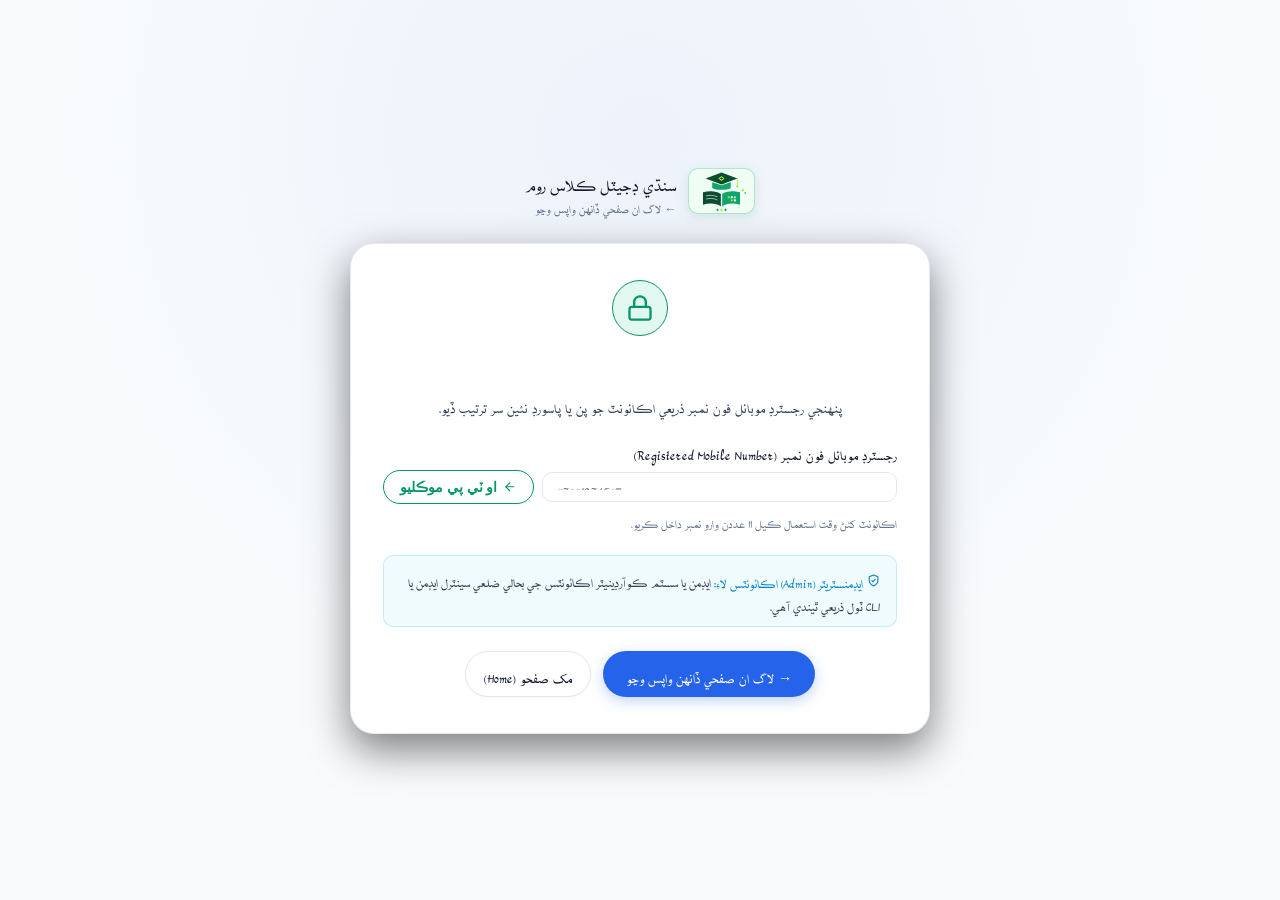
<file: static/forgot_password.html>
<!DOCTYPE html>
<html lang="sd" dir="rtl">
<head>
  <meta charset="UTF-8">
  <meta name="viewport" content="width=device-width, initial-scale=1.0">
  <title>پاسورڊ يا پن بحالي | سنڌي ڊجيٽل ڪلاس روم</title>
  <meta name="description" content="سنڌي ڊجيٽل ڪلاس روم پن يا پاسورڊ وسري وڃڻ جي صورت ۾ موبائل او ٽي پي ذريعي بحالي.">
  <link rel="manifest" href="/static/manifest.json">
  <link rel="icon" type="image/svg+xml" href="/static/images/sdc-emblem.svg">
  <link rel="icon" type="image/x-icon" href="/favicon.ico">
  <link rel="icon" type="image/png" sizes="192x192" href="/static/icon.png">
  <link rel="apple-touch-icon" href="/static/icon.png">
  <meta name="theme-color" content="#10b981">
  <link rel="preconnect" href="https://fonts.googleapis.com">
  <link rel="preconnect" href="https://fonts.gstatic.com" crossorigin>
  <link href="https://fonts.googleapis.com/css2?family=Noto+Sans+Arabic:wght@400;600;700;800&family=Inter:wght@400;500;600;700;800&display=swap" rel="stylesheet">
  <link rel="stylesheet" href="/static/css/style.css">
  <script src="/static/js/icons.js"></script>
</head>
<body class="auth-wrapper">

  <!-- Mini Header -->
  <a href="/login" class="auth-header-mini" title="لاگ ان صفحي ڏانهن واپس وڃو">
    <div class="public-brand-emblem" style="height: 46px; width: auto; min-width: 52px; padding: 2px 6px;">
      <img src="/static/images/sdc-emblem.svg" alt="SDC Emblem" width="46" height="38">
    </div>
    <div>
      <span style="font-weight: 700; font-size: 1.05rem;">سنڌي ڊجيٽل ڪلاس روم</span>
      <span style="font-size: 0.76rem; color: var(--text-muted); display: block;">&larr; لاگ ان صفحي ڏانهن واپس وڃو</span>
    </div>
  </a>

  <div class="glass-card" style="max-width: 580px; width: 100%; padding: 36px 32px; border-radius: var(--radius-lg); box-shadow: 0 16px 40px rgba(0, 0, 0, 0.5); border: 1px solid var(--border-glass);">
    <div style="text-align: center; margin-bottom: 24px;">
      <div style="width: 56px; height: 56px; margin: 0 auto 12px; background: rgba(16, 185, 129, 0.12); border: 1px solid var(--accent-emerald); border-radius: 50%; display: flex; align-items: center; justify-content: center; color: var(--accent-emerald);">
        <svg class="sdc-icon" style="width: 28px; height: 28px;" aria-hidden="true"><use href="#icon-lock"></use></svg>
      </div>
      <h2 style="color: #fff; font-size: 1.4rem; font-weight: 700; margin-bottom: 6px;">پاسورڊ يا پن بحالي (Account Recovery)</h2>
      <p style="color: var(--text-secondary); font-size: 0.88rem;">
        پنهنجي رجسٽرڊ موبائل فون نمبر ذريعي اڪائونٽ جو پن يا پاسورڊ نئين سر ترتيب ڏيو.
      </p>
    </div>

    <!-- Alert Box -->
    <div id="recovery-alert" class="auth-error-box" role="alert" style="display: none; margin-bottom: 18px;"></div>
    <div id="recovery-success-box" style="display: none; background: rgba(16, 185, 129, 0.1); border: 1px solid var(--accent-emerald); border-radius: var(--radius-sm); padding: 14px; font-size: 0.86rem; color: #fff; margin-bottom: 18px; text-align: center;"></div>

    <!-- Interactive PIN Reset Form -->
    <form id="form-reset-pin" onsubmit="handleResetPin(event)">
      <!-- Step 1: Mobile Phone -->
      <div class="auth-field-group">
        <label for="recovery-phone">رجسٽرڊ موبائل فون نمبر (Registered Mobile Number)</label>
        <div style="display: flex; gap: 8px;">
          <div class="auth-input-container" style="flex: 1;">
            <input type="tel" id="recovery-phone" class="auth-input" placeholder="03001234567" required pattern="[0-9]{10,13}" inputmode="numeric" autocomplete="tel">
          </div>
          <button type="button" id="btn-send-reset-otp" class="btn-public-login" onclick="sendResetOtp()" style="padding: 8px 16px; font-size: 0.85rem; white-space: nowrap; border: 1px solid var(--accent-emerald); color: var(--accent-emerald); display: inline-flex; align-items: center; gap: 6px;">
            <svg class="sdc-icon sdc-icon-sm" aria-hidden="true"><use href="#icon-arrow-left"></use></svg>
            <span>او ٽي پي موڪليو</span>
          </button>
        </div>
        <span class="auth-helper-text">اڪائونٽ کڻڻ وقت استعمال ڪيل 11 عددن وارو نمبر داخل ڪريو.</span>
      </div>

      <!-- Step 2: OTP Verification Box -->
      <div id="reset-otp-box" style="display: none; background: rgba(16, 185, 129, 0.05); border: 1px dashed var(--accent-emerald); border-radius: var(--radius-md); padding: 14px; margin-bottom: 16px;">
        <div style="display: flex; justify-content: space-between; align-items: center; margin-bottom: 6px;">
          <label for="recovery-otp" style="font-weight: 700; font-size: 0.84rem; color: var(--accent-emerald);">تصديقي او ٽي پي (OTP Code)</label>
          <span id="reset-otp-hint" style="font-size: 0.76rem; background: var(--bg-surface); padding: 2px 8px; border-radius: 4px; color: var(--text-muted); border: 1px solid var(--border-glass);"></span>
        </div>
        <div class="auth-input-container">
          <input type="text" id="recovery-otp" class="auth-input" placeholder="••••" maxlength="6" inputmode="numeric" style="letter-spacing: 6px; font-weight: 700; text-align: center;">
        </div>
      </div>

      <!-- Step 3: New PIN -->
      <div id="reset-pin-box" style="display: none;">
        <div class="auth-field-group">
          <label for="recovery-new-pin">نئون 4–6 عددن وارو پن (New PIN)</label>
          <div class="auth-input-container">
            <input type="password" id="recovery-new-pin" class="auth-input" placeholder="••••" minlength="4" maxlength="6" inputmode="numeric" pattern="[0-9]{4,6}" autocomplete="new-password">
          </div>
          <span class="auth-helper-text">آسان ياد رهندڙ 4 کان 6 عدد چونڊيو.</span>
        </div>

        <button type="submit" id="btn-submit-reset" class="auth-submit-btn" style="margin-top: 10px;">
          <span>پاسورڊ / پن تبديل ڪريو (Confirm Reset PIN)</span>
          <svg class="sdc-icon sdc-icon-sm" aria-hidden="true"><use href="#icon-check"></use></svg>
        </button>
      </div>
    </form>

    <!-- Admin Guidance Card -->
    <div style="background: rgba(6, 182, 212, 0.06); border: 1px solid rgba(6, 182, 212, 0.2); border-radius: var(--radius-sm); padding: 12px 16px; margin-top: 24px; font-size: 0.82rem; color: var(--text-secondary);">
      <strong style="color: var(--accent-cyan); display: inline-flex; align-items: center; gap: 4px;">
        <svg class="sdc-icon sdc-icon-sm" aria-hidden="true"><use href="#icon-shield"></use></svg> ايڊمنسٽريٽر (Admin) اڪائونٽس لاءِ:
      </strong>
      ايڊمن يا سسٽم ڪوآرڊينيٽر اڪائونٽس جي بحالي ضلعي سينٽرل ايڊمن يا CLI ٽول ذريعي ٿيندي آهي.
    </div>

    <!-- Actions -->
    <div style="display: flex; gap: 12px; justify-content: center; margin-top: 24px; flex-wrap: wrap;">
      <a href="/login" class="btn-public-signup" style="text-decoration: none; padding: 10px 22px; font-size: 0.88rem;">
        &rarr; لاگ ان صفحي ڏانهن واپس وڃو
      </a>
      <a href="/" class="btn-public-login" style="text-decoration: none; padding: 10px 18px; font-size: 0.88rem;">
        مک صفحو (Home)
      </a>
    </div>
  </div>

  <script>
    function showAlert(msg, isError = true) {
      const alertBox = document.getElementById('recovery-alert');
      if (alertBox) {
        alertBox.textContent = msg;
        alertBox.style.display = 'block';
        if (!isError) {
          alertBox.style.background = 'rgba(16, 185, 129, 0.15)';
          alertBox.style.borderColor = 'var(--accent-emerald)';
          alertBox.style.color = 'var(--accent-emerald)';
        } else {
          alertBox.style.background = 'rgba(239, 68, 68, 0.15)';
          alertBox.style.borderColor = 'rgba(239, 68, 68, 0.3)';
          alertBox.style.color = '#fca5a5';
        }
      }
    }

    function hideAlert() {
      const alertBox = document.getElementById('recovery-alert');
      if (alertBox) alertBox.style.display = 'none';
    }

    async function sendResetOtp() {
      hideAlert();
      const phoneInput = document.getElementById('recovery-phone');
      const phone = phoneInput.value.trim().replace(/-/g, '').replace(/\s+/g, '');
      const btn = document.getElementById('btn-send-reset-otp');

      if (!phone || phone.length < 10) {
        showAlert('مهرباني ڪري صحيح موبائل فون نمبر لکو (03XXXXXXXXX).');
        phoneInput.focus();
        return;
      }

      btn.disabled = true;
      btn.innerHTML = '<span>او ٽي پي موڪلي رهيو آهي...</span>';

      try {
        const res = await fetch('/api/auth/otp/send', {
          method: 'POST',
          headers: { 'Content-Type': 'application/json' },
          body: JSON.stringify({ phone: phone, purpose: 'RESET_PIN' })
        });
        const data = await res.json();
        if (res.ok) {
          document.getElementById('reset-otp-box').style.display = 'block';
          document.getElementById('reset-pin-box').style.display = 'block';
          if (data.otp_hint) {
            document.getElementById('reset-otp-hint').innerHTML = `ٽيسٽنگ ڪوڊ: <strong style="color:var(--accent-emerald); font-family:monospace; cursor:pointer;" onclick="document.getElementById('recovery-otp').value='${data.otp_hint}'">${data.otp_hint} (ڪلڪ ڪريو)</strong>`;
          }
          showAlert('تصديقي او ٽي پي ڪوڊ موڪليو ويو آهي. مهرباني ڪري ڪوڊ ۽ نئون پن داخل ڪريو.', false);
          btn.innerHTML = '<span>ٻيهر موڪليو</span>';
          btn.disabled = false;
        } else {
          showAlert(data.detail || 'او ٽي پي موڪلڻ ۾ ناڪامي. مهرباني ڪري نمبر چيڪ ڪريو.');
          btn.disabled = false;
          btn.innerHTML = '<span>او ٽي پي موڪليو</span>';
        }
      } catch (err) {
        showAlert('سرور سان رابطو نه ٿي سگهيو.');
        btn.disabled = false;
        btn.innerHTML = '<span>او ٽي پي موڪليو</span>';
      }
    }

    async function handleResetPin(e) {
      e.preventDefault();
      hideAlert();

      const phone = document.getElementById('recovery-phone').value.trim().replace(/-/g, '').replace(/\s+/g, '');
      const otp = document.getElementById('recovery-otp').value.trim();
      const newPin = document.getElementById('recovery-new-pin').value.trim();
      const submitBtn = document.getElementById('btn-submit-reset');

      if (!otp) {
        showAlert('مهرباني ڪري تصديقي او ٽي پي داخل ڪريو.');
        return;
      }
      if (!newPin || !newPin.match(/^[0-9]{4,6}$/)) {
        showAlert('نئون پن ڪوڊ 4 کان 6 عددن تي ٻڌل هجڻ گهرجي.');
        return;
      }

      submitBtn.disabled = true;
      submitBtn.innerHTML = '<span>تبديل ٿي رهيو آهي...</span>';

      try {
        const res = await fetch('/api/auth/reset-pin', {
          method: 'POST',
          headers: { 'Content-Type': 'application/json' },
          body: JSON.stringify({ phone: phone, otp: otp, new_pin: newPin })
        });
        const data = await res.json();
        if (res.ok) {
          const successBox = document.getElementById('recovery-success-box');
          successBox.innerHTML = `<strong>مبارڪون!</strong> پن ڪوڊ ڪاميابيءَ سان تبديل ٿي چڪو آهي.<br><a href="/login" style="color:var(--accent-emerald); font-weight:700; text-decoration:underline; display:inline-block; margin-top:8px;">&rarr; نئين پن سان لاگ ان ٿيو</a>`;
          successBox.style.display = 'block';
          document.getElementById('form-reset-pin').style.display = 'none';
        } else {
          showAlert(data.detail || 'پن ريسيٽ ناڪام ٿيو. مهرباني ڪري او ٽي پي يا نمبر چيڪ ڪريو.');
          submitBtn.disabled = false;
          submitBtn.innerHTML = '<span>پاسورڊ / پن تبديل ڪريو (Confirm Reset PIN)</span> <svg class="sdc-icon sdc-icon-sm" aria-hidden="true"><use href="#icon-check"></use></svg>';
        }
      } catch (err) {
        showAlert('سرور سان رابطو نه ٿي سگهيو.');
        submitBtn.disabled = false;
        submitBtn.innerHTML = '<span>پاسورڊ / پن تبديل ڪريو (Confirm Reset PIN)</span> <svg class="sdc-icon sdc-icon-sm" aria-hidden="true"><use href="#icon-check"></use></svg>';
      }
    }
  </script>
</body>
</html>
</file>
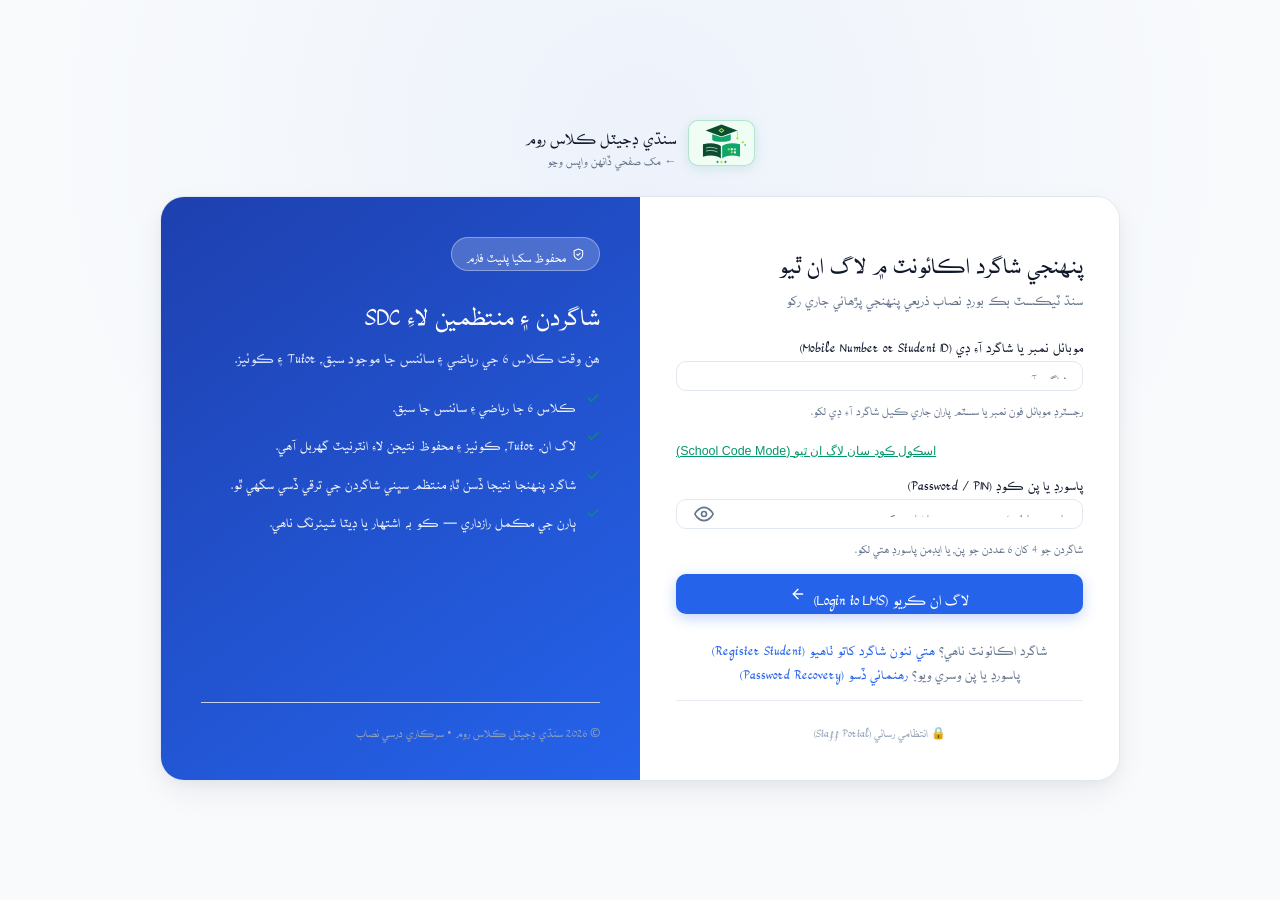
<file: static/login.html>
<!DOCTYPE html>
<html lang="sd" dir="rtl">
<head>
  <meta charset="UTF-8">
  <meta name="viewport" content="width=device-width, initial-scale=1.0">
  <title>لاگ ان | سنڌي ڊجيٽل ڪلاس روم</title>
  <meta name="description" content="سنڌي ڊجيٽل ڪلاس روم محفوظ لاگ ان صفحو.">
  <link rel="manifest" href="/static/manifest.json">
  <link rel="icon" type="image/svg+xml" href="/static/images/sdc-emblem.svg">
  <link rel="icon" type="image/x-icon" href="/favicon.ico">
  <link rel="icon" type="image/png" sizes="192x192" href="/static/icon.png">
  <link rel="apple-touch-icon" href="/static/icon.png">
  <meta name="theme-color" content="#10b981">
  <link rel="preconnect" href="https://fonts.googleapis.com">
  <link rel="preconnect" href="https://fonts.gstatic.com" crossorigin>
  <link href="https://fonts.googleapis.com/css2?family=Noto+Sans+Arabic:wght@400;600;700;800&family=Inter:wght@400;500;600;700;800&display=swap" rel="stylesheet">
  <link rel="stylesheet" href="/static/css/style.css">
  <script src="/static/js/icons.js"></script>
</head>
<body class="auth-wrapper">

  <!-- Mini Header with Home link -->
  <a href="/" class="auth-header-mini" title="مک صفحي ڏانهن واپس وڃو">
    <div class="public-brand-emblem" style="height: 46px; width: auto; min-width: 52px; padding: 2px 6px;"><img src="/static/images/sdc-emblem.svg" alt="SDC Emblem" width="46" height="38"></div>
    <div>
      <span style="font-weight: 700; font-size: 1.05rem;">سنڌي ڊجيٽل ڪلاس روم</span>
      <span style="font-size: 0.76rem; color: var(--text-muted); display: block;">&larr; مک صفحي ڏانهن واپس وڃو</span>
    </div>
  </a>

  <!-- Two-Column Auth Container -->
  <div class="auth-card-container">
    <!-- Form Side -->
    <div class="auth-form-side">
      <div class="auth-heading-area">
        <h2 id="heading-title">پنهنجي اڪائونٽ ۾ لاگ ان ٿيو</h2>
        <p id="heading-sub">سنڌ ٽيڪسٽ بڪ بورڊ نصاب ذريعي پنهنجي پڙهائي جاري رکو</p>
      </div>

      <!-- Mode Selector Tabs: Hidden by default for security to prevent administrative surface enumeration -->
      <div class="auth-mode-tabs" id="auth-mode-tabs-container" style="display: none;" role="tablist">
        <button id="tab-student" class="auth-tab-btn active" onclick="switchLoginMode('STUDENT')" role="tab" aria-selected="true">
          <svg class="sdc-icon sdc-icon-sm" aria-hidden="true"><use href="#icon-academic"></use></svg> <span>شاگرد (Student)</span>
        </button>
        <button id="tab-admin" class="auth-tab-btn" onclick="switchLoginMode('ADMIN')" role="tab" aria-selected="false">
          <svg class="sdc-icon sdc-icon-sm" aria-hidden="true"><use href="#icon-shield"></use></svg> <span>ايڊمن (Admin)</span>
        </button>
      </div>

      <!-- Error Alert Box -->
      <div id="login-error-alert" class="auth-error-box" role="alert"></div>

      <!-- Student Login Form -->
      <form id="form-student" onsubmit="handleStudentLogin(event)">
        <div class="auth-field-group">
          <label for="student-identifier">موبائل نمبر يا شاگرد آءِ ڊي (Mobile Number or Student ID)</label>
          <div class="auth-input-container">
            <input type="text" id="student-identifier" class="auth-input" placeholder="شاگرد آءِ ڊي" required autocomplete="username" oninput="checkStudentIdentifier(this.value)">
          </div>
          <span class="auth-helper-text">رجسٽرڊ موبائل فون نمبر يا سسٽم پاران جاري ڪيل شاگرد آءِ ڊي لکو.</span>
        </div>

        <div style="margin-top: -6px; margin-bottom: 12px; text-align: left;">
          <button type="button" onclick="toggleSchoolCodeOption()" style="background: none; border: none; color: var(--accent-emerald); font-size: 0.78rem; text-decoration: underline; cursor: pointer; padding: 0;">
            اسڪول ڪوڊ سان لاگ ان ٿيو (School Code Mode)
          </button>
        </div>

        <!-- Optional Legacy School Code field -->
        <div id="group-legacy-school-code" style="display: none;" class="auth-field-group">
          <label for="student-school-code">اسڪول ڪوڊ (Optional School Code)</label>
          <div class="auth-input-container">
            <input type="text" id="student-school-code" class="auth-input" placeholder="مثال: SCH-HYD-01" autocomplete="organization">
          </div>
        </div>

        <div class="auth-field-group">
          <label for="student-pin">پاسورڊ يا پن ڪوڊ (Password / PIN)</label>
          <div class="auth-input-container">
            <input type="password" id="student-pin" class="auth-input" placeholder="پاسورڊ يا 4-6 عددن جو پن داخل ڪريو" required minlength="4" maxlength="64" autocomplete="current-password">
            <button type="button" class="auth-password-toggle" onclick="togglePasswordVisibility('student-pin', this)" aria-label="پاسورڊ ڏيکاريو" title="پاسورڊ ڏيکاريو">
              <svg width="20" height="20" viewBox="0 0 24 24" fill="none" stroke="currentColor" stroke-width="2" stroke-linecap="round" stroke-linejoin="round" style="pointer-events: none;"><path d="M1 12s4-8 11-8 11 8 11 8-4 8-11 8-11-8-11-8z"></path><circle cx="12" cy="12" r="3"></circle></svg>
            </button>
          </div>
          <span class="auth-helper-text">شاگردن جو 4 کان 6 عددن جو پن، يا ايڊمن پاسورڊ هتي لکو.</span>
        </div>

        <button type="submit" id="btn-submit-student" class="auth-submit-btn">
          <span>لاگ ان ڪريو (Login to LMS)</span>
          <svg class="sdc-icon sdc-icon-sm" aria-hidden="true"><use href="#icon-arrow-left"></use></svg>
        </button>
      </form>

      <!-- Admin Login Form -->
      <form id="form-admin" style="display: none;" onsubmit="handleAdminLogin(event)">
        <div class="auth-field-group">
          <label for="admin-identifier">ايڊمن يوزر نالو يا اي ميل (Admin Username / Email)</label>
          <div class="auth-input-container">
            <input type="text" id="admin-identifier" class="auth-input" placeholder="superadmin يا admin@sindh.edu.pk" required autocomplete="username">
          </div>
        </div>

        <div class="auth-field-group">
          <label for="admin-password">ايڊمن پاسورڊ (Password)</label>
          <div class="auth-input-container">
            <input type="password" id="admin-password" class="auth-input" placeholder="پاسورڊ داخل ڪريو" required minlength="6" autocomplete="current-password">
            <button type="button" class="auth-password-toggle" onclick="togglePasswordVisibility('admin-password', this)" aria-label="پاسورڊ ڏيکاريو" title="پاسورڊ ڏيکاريو">
              <svg width="20" height="20" viewBox="0 0 24 24" fill="none" stroke="currentColor" stroke-width="2" stroke-linecap="round" stroke-linejoin="round" style="pointer-events: none;"><path d="M1 12s4-8 11-8 11 8 11 8-4 8-11 8-11-8-11-8z"></path><circle cx="12" cy="12" r="3"></circle></svg>
            </button>
          </div>
        </div>

        <button type="submit" id="btn-submit-admin" class="auth-submit-btn">
          <span>ايڊمن لاگ ان (Admin Login)</span>
          <svg class="sdc-icon sdc-icon-sm" aria-hidden="true"><use href="#icon-arrow-left"></use></svg>
        </button>
      </form>

      <!-- Auxiliary Links -->
      <div class="auth-footer-links" id="student-footer-links">
        <div>
          شاگرد اڪائونٽ ناهي؟ 
          <a href="/signup">هتي نئون شاگرد کاتو ٺاهيو (Register Student)</a>
        </div>
        <div>
          پاسورڊ يا پن وسري ويو؟ 
          <a href="/forgot-password">رهنمائي ڏسو (Password Recovery)</a>
        </div>
      </div>

      <!-- Back link for admin mode -->
      <div id="admin-back-link" style="display: none; text-align: center; margin-top: 14px;">
        <a href="/login" style="color: var(--accent-emerald); font-size: 0.82rem; text-decoration: none;">&larr; واپس شاگرد لاگ ان ڏانهن (Student Login)</a>
      </div>

      <!-- Discrete Staff Access Link in student mode -->
      <div id="staff-portal-link" style="text-align: center; margin-top: 18px; border-top: 1px solid var(--border-glass); padding-top: 12px;">
        <a href="/admin-portal" style="color: var(--text-dim); font-size: 0.74rem; text-decoration: none;">🔒 انتظامي رسائي (Staff Portal)</a>
      </div>

    </div>

    <!-- Showcase Side (Right for RTL) -->
    <div class="auth-side-showcase">
      <div>
        <div class="auth-showcase-badge">
          <span style="display: inline-flex; align-items: center; gap: 6px;"><svg class="sdc-icon sdc-icon-sm" aria-hidden="true"><use href="#icon-shield"></use></svg> محفوظ سکيا پليٽ فارم</span>
        </div>
        <div class="auth-showcase-content">
          <h3>شاگردن ۽ منتظمين لاءِ SDC</h3>
          <p>
            هن وقت ڪلاس 6 جي رياضي ۽ سائنس جا موجود سبق، Tutor ۽ ڪوئيز.
          </p>
        </div>

        <ul class="auth-features-list">
          <li class="auth-feature-bullet">
            <svg class="sdc-icon sdc-icon-sm" style="color: var(--accent-emerald);" aria-hidden="true"><use href="#icon-check"></use></svg>
            <span>ڪلاس 6 جا رياضي ۽ سائنس جا سبق.</span>
          </li>
          <li class="auth-feature-bullet">
            <svg class="sdc-icon sdc-icon-sm" style="color: var(--accent-emerald);" aria-hidden="true"><use href="#icon-check"></use></svg>
            <span>لاگ ان، Tutor، ڪوئيز ۽ محفوظ نتيجن لاءِ انٽرنيٽ گهربل آهي.</span>
          </li>
          <li class="auth-feature-bullet">
            <svg class="sdc-icon sdc-icon-sm" style="color: var(--accent-emerald);" aria-hidden="true"><use href="#icon-check"></use></svg>
            <span>شاگرد پنهنجا نتيجا ڏسن ٿا؛ منتظم سڀني شاگردن جي ترقي ڏسي سگهي ٿو.</span>
          </li>
          <li class="auth-feature-bullet">
            <svg class="sdc-icon sdc-icon-sm" style="color: var(--accent-emerald);" aria-hidden="true"><use href="#icon-check"></use></svg>
            <span>ٻارن جي مڪمل رازداري — ڪو به اشتهار يا ڊيٽا شيئرنگ ناهي.</span>
          </li>
        </ul>
      </div>

      <div style="font-size: 0.78rem; color: var(--text-dim); border-top: 1px solid var(--border-glass); padding-top: 16px;">
        &copy; 2026 سنڌي ڊجيٽل ڪلاس روم &bull; سرڪاري درسي نصاب
      </div>
    </div>
  </div>

  <script>
    // Validate Safe Internal Return URL to Prevent Open Redirects
    function getSafeRedirectUrl() {
      const params = new URLSearchParams(window.location.search);
      // Toggle portal view (Admin vs Student) based on URL
      const isPortalAdmin = params.get('portal') === 'admin' || window.location.pathname.includes('admin');
      const hTitle = document.getElementById('heading-title');
      const hSub = document.getElementById('heading-sub');
      const admBack = document.getElementById('admin-back-link');
      const stuFoot = document.getElementById('student-footer-links');
      const stfLink = document.getElementById('staff-portal-link');

      if (isPortalAdmin) {
        if (hTitle) hTitle.textContent = 'انتظامي پورٽل لاگ ان (Staff / Admin Portal)';
        if (hSub) hSub.textContent = 'محفوظ سينٽرل مئنيجمينٽ ۽ شاگرد رڪارڊز جي نگراني';
        switchLoginMode('ADMIN');
        if (admBack) admBack.style.display = 'block';
        if (stuFoot) stuFoot.style.display = 'none';
        if (stfLink) stfLink.style.display = 'none';
      } else {
        if (hTitle) hTitle.textContent = 'پنهنجي اڪائونٽ ۾ لاگ ان ٿيو';
        if (hSub) hSub.textContent = 'سنڌ ٽيڪسٽ بڪ بورڊ نصاب ذريعي پنهنجي پڙهائي جاري رکو';
        switchLoginMode('STUDENT');
        if (admBack) admBack.style.display = 'none';
        if (stuFoot) stuFoot.style.display = 'block';
        if (stfLink) stfLink.style.display = 'block';
      }
      const next = params.get('next');
      if (next) {
        const clean = next.trim();
        // Strict safe relative URL validation
        if (clean.startsWith('/') && !clean.startsWith('//') && !clean.startsWith('/\\') && !clean.includes('://')) {
          return clean;
        }
      }
      return '/app';
    }

    // SVG Icons for Password Visibility
    const SVG_EYE = '<svg width="20" height="20" viewBox="0 0 24 24" fill="none" stroke="currentColor" stroke-width="2" stroke-linecap="round" stroke-linejoin="round" style="pointer-events: none;"><path d="M1 12s4-8 11-8 11 8 11 8-4 8-11 8-11-8-11-8z"></path><circle cx="12" cy="12" r="3"></circle></svg>';
    const SVG_EYE_OFF = '<svg width="20" height="20" viewBox="0 0 24 24" fill="none" stroke="currentColor" stroke-width="2" stroke-linecap="round" stroke-linejoin="round" style="pointer-events: none;"><path d="M17.94 17.94A10.07 10.07 0 0 1 12 20c-7 0-11-8-11-8a18.45 18.45 0 0 1 5.06-5.94M9.9 4.24A9.12 9.12 0 0 1 12 4c7 0 11 8 11 8a18.5 18.5 0 0 1-2.16 3.19m-6.72-1.07a3 3 0 1 1-4.24-4.24"></path><line x1="1" y1="1" x2="23" y2="23"></line></svg>';

    // Toggle Password / PIN Visibility
    function togglePasswordVisibility(inputId, btn) {
      const input = document.getElementById(inputId);
      if (!input) return;
      if (input.type === 'password') {
        input.type = 'text';
        btn.innerHTML = SVG_EYE_OFF;
        btn.setAttribute('aria-label', 'پاسورڊ لڪايو');
        btn.setAttribute('title', 'پاسورڊ لڪايو');
      } else {
        input.type = 'password';
        btn.innerHTML = SVG_EYE;
        btn.setAttribute('aria-label', 'پاسورڊ ڏيکاريو');
        btn.setAttribute('title', 'پاسورڊ ڏيکاريو');
      }
      // Keep focus on input for typing convenience
      input.focus();
    }

    // Switch Login Modes: STUDENT or ADMIN
    function switchLoginMode(mode) {
      const tabStu = document.getElementById('tab-student');
      const tabAdmin = document.getElementById('tab-admin') || document.getElementById('tab-staff');
      const formStu = document.getElementById('form-student');
      const formAdmin = document.getElementById('form-admin') || document.getElementById('form-staff');
      const errBox = document.getElementById('login-error-alert');
      if (errBox) errBox.style.display = 'none';

      if (mode === 'STUDENT') {
        if (tabStu) { tabStu.classList.add('active'); tabStu.setAttribute('aria-selected', 'true'); }
        if (tabAdmin) { tabAdmin.classList.remove('active'); tabAdmin.setAttribute('aria-selected', 'false'); }
        if (formStu) formStu.style.display = 'block';
        if (formAdmin) formAdmin.style.display = 'none';
      } else {
        if (tabAdmin) { tabAdmin.classList.add('active'); tabAdmin.setAttribute('aria-selected', 'true'); }
        if (tabStu) { tabStu.classList.remove('active'); tabStu.setAttribute('aria-selected', 'false'); }
        if (formAdmin) formAdmin.style.display = 'block';
        if (formStu) formStu.style.display = 'none';
      }
    }

    // Handle Admin Login
    async function handleAdminLogin(e) {
      e.preventDefault();
      const identifierInput = document.getElementById('admin-identifier') || document.getElementById('staff-identifier');
      const passwordInput = document.getElementById('admin-password') || document.getElementById('staff-password');
      const submitBtn = document.getElementById('btn-submit-admin') || document.getElementById('btn-submit-staff');

      const identifier = identifierInput ? identifierInput.value.trim() : '';
      const password = passwordInput ? passwordInput.value.trim() : '';

      if (!identifier || !password) {
        showError('مهرباني ڪري ايڊمن يوزر نالو ۽ پاسورڊ داخل ڪريو.');
        return;
      }

      if (submitBtn) {
        submitBtn.disabled = true;
        submitBtn.innerHTML = '<span>تصديق ٿي رهي آهي...</span>';
      }

      try {
        const res = await fetch('/api/auth/login/staff', {
          method: 'POST',
          headers: { 'Content-Type': 'application/json' },
          body: JSON.stringify({ identifier: identifier, password: password })
        });

        if (res.ok) {
          const data = await res.json();
          saveSessionAndRedirect(data);
        } else {
          const err = await res.json().catch(() => ({}));
          showError(err.detail || 'غلط ايڊمن يوزر نالو يا پاسورڊ داخل ڪيو ويو آهي.');
          if (submitBtn) {
            submitBtn.disabled = false;
            submitBtn.innerHTML = '<span>ايڊمن لاگ ان (Admin Login)</span> <svg class="sdc-icon sdc-icon-sm" aria-hidden="true"><use href="#icon-arrow-left"></use></svg>';
          }
        }
      } catch (err) {
        showError('سرور سان رابطي ۾ خرابي. مهرباني ڪري نيٽ ورڪ چيڪ ڪريو.');
        if (submitBtn) {
          submitBtn.disabled = false;
          submitBtn.innerHTML = '<span>ايڊمن لاگ ان (Admin Login)</span> <svg class="sdc-icon sdc-icon-sm" aria-hidden="true"><use href="#icon-arrow-left"></use></svg>';
        }
      }
    }
    // Backward compatibility alias
    const handleStaffLogin = handleAdminLogin;

    function showError(msg) {
      const errBox = document.getElementById('login-error-alert');
      if (errBox) {
        errBox.textContent = msg;
        errBox.style.display = 'block';
      }
    }

    function toggleSchoolCodeOption() {
      const box = document.getElementById('group-legacy-school-code');
      if (!box) return;
      box.style.display = box.style.display === 'none' ? 'block' : 'none';
    }

    // Auto-detect admin credentials entered in student tab
    function checkStudentIdentifier(val) {
      const v = (val || '').trim().toLowerCase();
      if (v === 'superadmin' || v.startsWith('admin') || v.includes('@')) {
        // Automatically switch to admin tab seamlessly
        const adminTab = document.getElementById('tab-admin');
        if (adminTab) {
          switchLoginMode('ADMIN');
          const adminIdent = document.getElementById('admin-identifier');
          if (adminIdent) {
            adminIdent.value = val.trim();
            const adminPass = document.getElementById('admin-password');
            if (adminPass) adminPass.focus();
          }
        }
      }
    }

    // Handle Student Login (with intelligent fallback for admin credentials)
    async function handleStudentLogin(e) {
      e.preventDefault();
      const identifierInput = document.getElementById('student-identifier');
      const identifier = identifierInput ? identifierInput.value.trim() : '';
      const schoolCodeInput = document.getElementById('student-school-code');
      const schoolCode = schoolCodeInput ? schoolCodeInput.value.trim() : '';
      const pin = document.getElementById('student-pin').value.trim();
      const submitBtn = document.getElementById('btn-submit-student');

      if (!identifier && !schoolCode) {
        showError('مهرباني ڪري پنهنجو موبائل نمبر يا شاگرد آءِ ڊي داخل ڪريو.');
        return;
      }
      if (!pin) {
        showError('مهرباني ڪري پنهنجو پاسورڊ يا پن ڪوڊ داخل ڪريو.');
        return;
      }

      // Check if user entered admin username (e.g. superadmin) with staff password
      const identLower = identifier.toLowerCase();
      if (identLower === 'superadmin' || identLower.startsWith('admin') || identLower.includes('@') || pin.length > 6 || isNaN(Number(pin))) {
        // Attempt staff authentication directly
        submitBtn.disabled = true;
        submitBtn.innerHTML = '<span>تصديق ٿي رهي آهي...</span>';
        try {
          const res = await fetch('/api/auth/login/staff', {
            method: 'POST',
            headers: { 'Content-Type': 'application/json' },
            body: JSON.stringify({ identifier: identifier, password: pin })
          });
          if (res.ok) {
            const data = await res.json();
            saveSessionAndRedirect(data);
            return;
          }
        } catch (e) {
          // fall through to student auth attempt
        }
      }

      submitBtn.disabled = true;
      submitBtn.innerHTML = '<span>تصديق ٿي رهي آهي...</span>';

      const payload = { pin: pin };
      if (identifier) {
        payload.identifier = identifier;
      }
      if (schoolCode) {
        payload.school_code = schoolCode;
        payload.student_code = identifier;
      }

      try {
        const res = await fetch('/api/auth/login/student', {
          method: 'POST',
          headers: { 'Content-Type': 'application/json' },
          body: JSON.stringify(payload)
        });

        if (res.ok) {
          const data = await res.json();
          saveSessionAndRedirect(data);
        } else {
          // If student auth failed and it might be staff credentials
          if (identifier.length > 0 && pin.length >= 6) {
            try {
              const staffRes = await fetch('/api/auth/login/staff', {
                method: 'POST',
                headers: { 'Content-Type': 'application/json' },
                body: JSON.stringify({ identifier: identifier, password: pin })
              });
              if (staffRes.ok) {
                const data = await staffRes.json();
                saveSessionAndRedirect(data);
                return;
              }
            } catch (err) {}
          }

          const err = await res.json().catch(() => ({}));
          showError(err.detail || 'غلط يوزر نالو، شاگرد آءِ ڊي، يا پاسورڊ داخل ڪيو ويو آهي.');
          submitBtn.disabled = false;
          submitBtn.innerHTML = '<span>لاگ ان ڪريو (Login to LMS)</span> <svg class="sdc-icon sdc-icon-sm" aria-hidden="true"><use href="#icon-arrow-left"></use></svg>';
        }
      } catch (err) {
        showError('سرور سان رابطي ۾ خرابي. مهرباني ڪري نيٽ ورڪ چيڪ ڪريو.');
        submitBtn.disabled = false;
        submitBtn.innerHTML = '<span>لاگ ان ڪريو (Login to LMS)</span> <svg class="sdc-icon sdc-icon-sm" aria-hidden="true"><use href="#icon-arrow-left"></use></svg>';
      }
    }



    // Save session to localStorage and navigate to destination
    function saveSessionAndRedirect(authData) {
      const user = {
        user_id: authData.user_id,
        role: authData.role,
        pseudonymous_code: authData.pseudonymous_code,
        school_id: authData.school_id,
        school_name: authData.school_name,
        language: authData.language || 'sindhi',
        token: authData.token
      };
      localStorage.setItem('sdc_current_user', JSON.stringify(user));
      const target = getSafeRedirectUrl();
      window.location.href = target;
    }

    // On Load: Handle view mode (Student vs Admin) and session check
    document.addEventListener('DOMContentLoaded', async () => {
      const params = new URLSearchParams(window.location.search);

      // Determine portal mode: Admin if ?portal=admin or /admin-portal, otherwise ALWAYS Student
      const isPortalAdmin = params.get('portal') === 'admin' || window.location.pathname.includes('admin');
      const hTitle = document.getElementById('heading-title');
      const hSub = document.getElementById('heading-sub');
      const admBack = document.getElementById('admin-back-link');
      const stuFoot = document.getElementById('student-footer-links');
      const stfLink = document.getElementById('staff-portal-link');

      if (isPortalAdmin) {
        if (hTitle) hTitle.textContent = 'انتظامي پورٽل لاگ ان (Staff / Admin Portal)';
        if (hSub) hSub.textContent = 'محفوظ سينٽرل مئنيجمينٽ ۽ شاگرد رڪارڊز جي نگراني';
        switchLoginMode('ADMIN');
        if (admBack) admBack.style.display = 'block';
        if (stuFoot) stuFoot.style.display = 'none';
        if (stfLink) stfLink.style.display = 'none';
      } else {
        if (hTitle) hTitle.textContent = 'پنهنجي شاگرد اڪائونٽ ۾ لاگ ان ٿيو';
        if (hSub) hSub.textContent = 'سنڌ ٽيڪسٽ بڪ بورڊ نصاب ذريعي پنهنجي پڙهائي جاري رکو';
        switchLoginMode('STUDENT');
        if (admBack) admBack.style.display = 'none';
        if (stuFoot) stuFoot.style.display = 'block';
        if (stfLink) stfLink.style.display = 'block';
      }

      // Check for logged_out feedback
      if (params.get('logged_out') === '1') {
        const errBox = document.getElementById('login-error-alert');
        if (errBox) {
          errBox.textContent = 'اوهان ڪاميابيءَ سان لاگ آئوٽ ٿي چڪا آهيو (You have been logged out).';
          errBox.style.background = 'rgba(16, 185, 129, 0.12)';
          errBox.style.borderColor = 'rgba(16, 185, 129, 0.3)';
          errBox.style.color = 'var(--accent-emerald)';
          errBox.style.display = 'block';
        }
        localStorage.removeItem('sdc_current_user');
        return;
      }

      const saved = localStorage.getItem('sdc_current_user');
      if (saved) {
        try {
          const parsed = JSON.parse(saved);
          if (parsed && parsed.token) {
            const res = await fetch('/api/auth/me', {
              headers: { 'Authorization': `Bearer ${parsed.token}` }
            });
            if (res.ok) {
              // Valid session: redirect away from login form
              window.location.href = getSafeRedirectUrl();
              return;
            } else {
              localStorage.removeItem('sdc_current_user');
            }
          }
        } catch (e) {
          localStorage.removeItem('sdc_current_user');
        }
      }
    });
  </script>
</body>
</html>
</file>
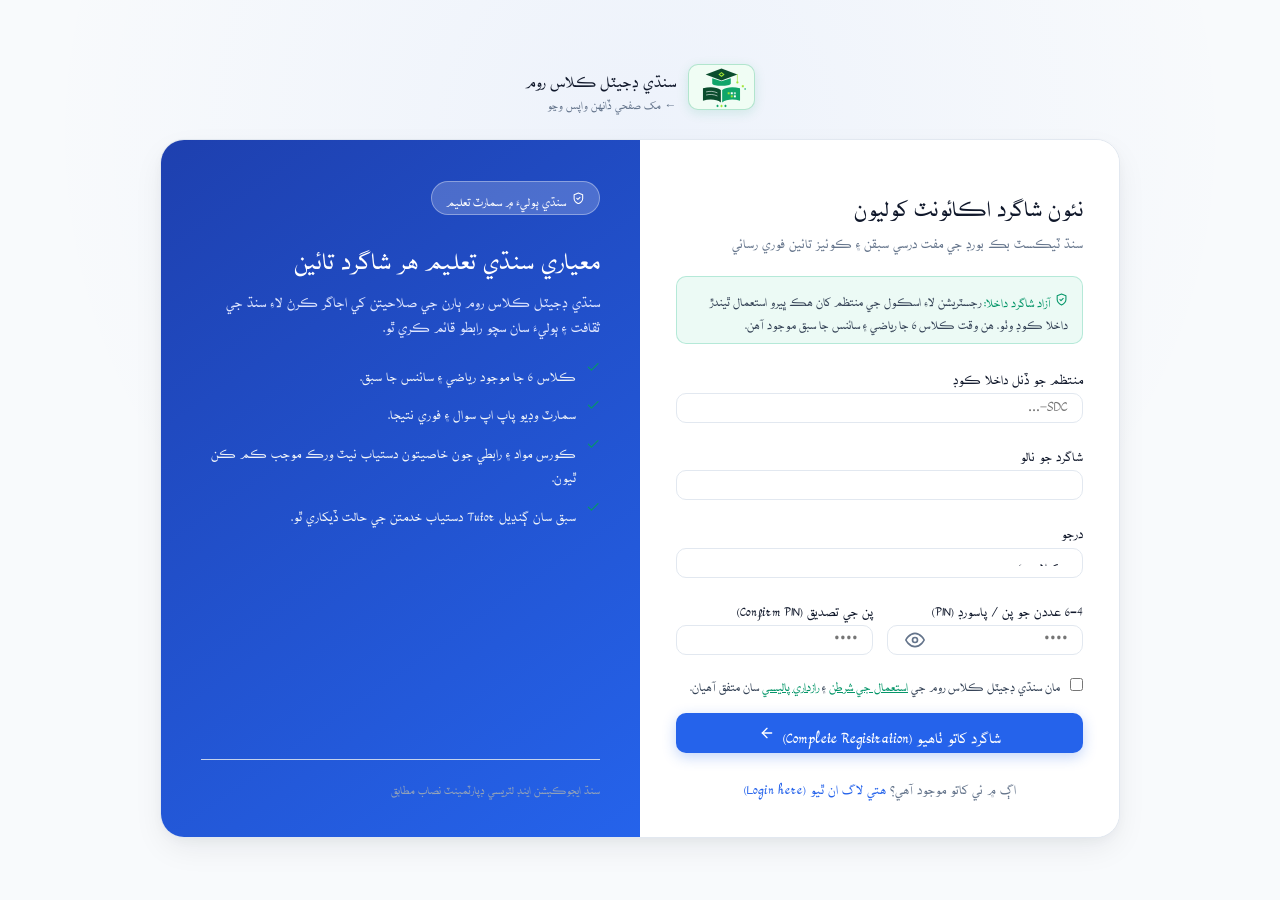
<file: static/signup.html>
<!DOCTYPE html>
<html lang="sd" dir="rtl">
<head>
  <meta charset="UTF-8">
  <meta name="viewport" content="width=device-width, initial-scale=1.0">
  <title>شاگرد رجسٽريشن | سنڌي ڊجيٽل ڪلاس روم</title>
  <meta name="description" content="سنڌ ٽيڪسٽ بڪ بورڊ نصاب لاءِ نئون آزاد شاگرد اڪائونٽ ٺاهيو.">
  <link rel="manifest" href="/static/manifest.json">
  <link rel="icon" type="image/svg+xml" href="/static/images/sdc-emblem.svg">
  <link rel="icon" type="image/x-icon" href="/favicon.ico">
  <link rel="icon" type="image/png" sizes="192x192" href="/static/icon.png">
  <link rel="apple-touch-icon" href="/static/icon.png">
  <meta name="theme-color" content="#10b981">
  <link rel="preconnect" href="https://fonts.googleapis.com">
  <link rel="preconnect" href="https://fonts.gstatic.com" crossorigin>
  <link href="https://fonts.googleapis.com/css2?family=Noto+Sans+Arabic:wght@400;600;700;800&family=Inter:wght@400;500;600;700;800&display=swap" rel="stylesheet">
  <link rel="stylesheet" href="/static/css/style.css">
  <script src="/static/js/icons.js"></script>
</head>
<body class="auth-wrapper">

  <!-- Mini Header -->
  <a href="/" class="auth-header-mini" title="مک صفحي ڏانهن واپس وڃو">
    <div class="public-brand-emblem" style="height: 46px; width: auto; min-width: 52px; padding: 2px 6px;">
      <img src="/static/images/sdc-emblem.svg" alt="SDC Emblem" width="46" height="38">
    </div>
    <div>
      <span style="font-weight: 700; font-size: 1.05rem;">سنڌي ڊجيٽل ڪلاس روم</span>
      <span style="font-size: 0.76rem; color: var(--text-muted); display: block;">&larr; مک صفحي ڏانهن واپس وڃو</span>
    </div>
  </a>

  <!-- Two-Column Container -->
  <div class="auth-card-container">
    <!-- Form Side -->
    <div class="auth-form-side">
      <div class="auth-heading-area">
        <h2>نئون شاگرد اڪائونٽ کوليون</h2>
        <p>سنڌ ٽيڪسٽ بڪ بورڊ جي مفت درسي سبقن ۽ ڪوئيز تائين فوري رسائي</p>
      </div>

      <!-- Registration Notice Box -->
      <div style="background: rgba(16, 185, 129, 0.08); border: 1px solid rgba(16, 185, 129, 0.25); border-radius: var(--radius-sm); padding: 10px 14px; font-size: 0.82rem; color: var(--text-secondary); margin-bottom: 20px;">
        <strong style="color: var(--accent-emerald); display: inline-flex; align-items: center; gap: 4px;">
          <svg class="sdc-icon sdc-icon-sm" aria-hidden="true"><use href="#icon-shield"></use></svg> آزاد شاگرد داخلا:
        </strong>
        رجسٽريشن لاءِ اسڪول جي منتظم کان هڪ ڀيرو استعمال ٿيندڙ داخلا ڪوڊ وٺو. هن وقت ڪلاس 6 جا رياضي ۽ سائنس جا سبق موجود آهن.
      </div>

      <!-- Error Alert Box -->
      <div id="signup-error-alert" class="auth-error-box" role="alert" style="display: none;"></div>

      <!-- Student Registration Form -->
      <form id="form-signup" onsubmit="handleStudentSignup(event)">
        <div class="auth-field-group">
          <label for="signup-invite-code">منتظم جو ڏنل داخلا ڪوڊ</label>
          <div class="auth-input-container">
            <input type="text" id="signup-invite-code" class="auth-input" required minlength="8" maxlength="80" autocomplete="off" autocapitalize="characters" placeholder="SDC-…">
          </div>
        </div>
        <div class="auth-field-group">
          <label for="signup-fullname">شاگرد جو نالو</label>
          <div class="auth-input-container">
            <input type="text" id="signup-fullname" class="auth-input" required minlength="3" maxlength="100" autocomplete="name">
          </div>
        </div>
        <div class="auth-field-group">
          <label>درجو</label>
          <div class="auth-input-container"><input class="auth-input" value="ڪلاس 6" readonly aria-label="ڪلاس 6"></div>
        </div>

        <!-- 4-6 Digit PIN / Password and Confirm PIN -->
        <div style="display: grid; grid-template-columns: 1fr 1fr; gap: 14px;">
          <div class="auth-field-group">
            <label for="signup-pin">4–6 عددن جو پن / پاسورڊ (PIN)</label>
            <div class="auth-input-container">
              <input type="password" id="signup-pin" class="auth-input" placeholder="••••" required minlength="4" maxlength="6" inputmode="numeric" pattern="[0-9]{4,6}" autocomplete="new-password">
              <button type="button" class="auth-password-toggle" onclick="togglePasswordVisibility('signup-pin', this)" aria-label="پن ڏيکاريو" title="پن ڏيکاريو">
                <svg width="20" height="20" viewBox="0 0 24 24" fill="none" stroke="currentColor" stroke-width="2" stroke-linecap="round" stroke-linejoin="round" style="pointer-events: none;"><path d="M1 12s4-8 11-8 11 8 11 8-4 8-11 8-11-8-11-8z"></path><circle cx="12" cy="12" r="3"></circle></svg>
              </button>
            </div>
          </div>

          <div class="auth-field-group">
            <label for="signup-confirm-pin">پن جي تصديق (Confirm PIN)</label>
            <div class="auth-input-container">
              <input type="password" id="signup-confirm-pin" class="auth-input" placeholder="••••" required minlength="4" maxlength="6" inputmode="numeric" pattern="[0-9]{4,6}" autocomplete="new-password">
            </div>
          </div>
        </div>

        <!-- Terms Agreement -->
        <div style="margin-bottom: 20px; display: flex; align-items: flex-start; gap: 10px;">
          <input type="checkbox" id="signup-terms" required style="margin-top: 5px; accent-color: var(--accent-emerald); cursor: pointer;">
          <label for="signup-terms" style="font-size: 0.82rem; color: var(--text-secondary); cursor: pointer; line-height: 1.5;">
            مان سنڌي ڊجيٽل ڪلاس روم جي <a href="/terms" target="_blank" style="color: var(--accent-emerald);">استعمال جي شرطن</a> ۽ <a href="/privacy" target="_blank" style="color: var(--accent-emerald);">رازداري پاليسي</a> سان متفق آهيان.
          </label>
        </div>

        <button type="submit" id="btn-submit-signup" class="auth-submit-btn">
          <span>شاگرد کاتو ٺاهيو (Complete Registration)</span>
          <svg class="sdc-icon sdc-icon-sm" aria-hidden="true"><use href="#icon-arrow-left"></use></svg>
        </button>
      </form>

      <!-- Already have account -->
      <div class="auth-footer-links">
        <div>
          اڳ ۾ ئي کاتو موجود آهي؟ 
          <a href="/login">هتي لاگ ان ٿيو (Login here)</a>
        </div>
      </div>
    </div>

    <!-- Showcase Side (Right for RTL) -->
    <div class="auth-side-showcase">
      <div>
        <div class="auth-showcase-badge">
          <span style="display: inline-flex; align-items: center; gap: 6px;">
            <svg class="sdc-icon sdc-icon-sm" aria-hidden="true"><use href="#icon-shield"></use></svg> سنڌي ٻوليءَ ۾ سمارٽ تعليم
          </span>
        </div>
        <div class="auth-showcase-content">
          <h3>معياري سنڌي تعليم هر شاگرد تائين</h3>
          <p>
            سنڌي ڊجيٽل ڪلاس روم ٻارن جي صلاحيتن کي اجاگر ڪرڻ لاءِ سنڌ جي ثقافت ۽ ٻوليءَ سان سچو رابطو قائم ڪري ٿو.
          </p>
        </div>

        <ul class="auth-features-list">
          <li class="auth-feature-bullet"><svg class="sdc-icon sdc-icon-sm" style="color: var(--accent-emerald);" aria-hidden="true"><use href="#icon-check"></use></svg><span>ڪلاس 6 جا موجود رياضي ۽ سائنس جا سبق.</span></li>
          <li class="auth-feature-bullet">
            <svg class="sdc-icon sdc-icon-sm" style="color: var(--accent-emerald);" aria-hidden="true"><use href="#icon-check"></use></svg>
            <span>سمارٽ وڊيو پاپ اپ سوال ۽ فوري نتيجا.</span>
          </li>
          <li class="auth-feature-bullet">
            <svg class="sdc-icon sdc-icon-sm" style="color: var(--accent-emerald);" aria-hidden="true"><use href="#icon-check"></use></svg>
            <span>ڪورس مواد ۽ رابطي جون خاصيتون دستياب نيٽ ورڪ موجب ڪم ڪن ٿيون.</span>
          </li>
          <li class="auth-feature-bullet">
            <svg class="sdc-icon sdc-icon-sm" style="color: var(--accent-emerald);" aria-hidden="true"><use href="#icon-check"></use></svg>
            <span>سبق سان ڳنڍيل Tutor دستياب خدمتن جي حالت ڏيکاري ٿو.</span>
          </li>
        </ul>
      </div>

      <div style="font-size: 0.78rem; color: var(--text-dim); border-top: 1px solid var(--border-glass); padding-top: 16px;">
        سنڌ ايجوڪيشن اينڊ لٽريسي ڊپارٽمينٽ نصاب مطابق
      </div>
    </div>
  </div>

  <!-- Success Modal for Unique ID Display -->
  <div id="signup-success-modal" style="display: none; position: fixed; inset: 0; background: rgba(0,0,0,0.75); z-index: 9999; backdrop-filter: blur(6px); align-items: center; justify-content: center; padding: 20px;">
    <div class="glass-card" style="max-width: 500px; width: 100%; padding: 32px; border-radius: var(--radius-lg); text-align: center; border: 1px solid var(--accent-emerald); box-shadow: 0 20px 50px rgba(0,0,0,0.6);">
      <div style="width: 64px; height: 64px; margin: 0 auto 16px; background: rgba(16, 185, 129, 0.15); border: 2px solid var(--accent-emerald); border-radius: 50%; display: flex; align-items: center; justify-content: center; color: var(--accent-emerald);">
        <svg class="sdc-icon" style="width: 32px; height: 32px;" aria-hidden="true"><use href="#icon-check"></use></svg>
      </div>
      <h3 style="font-size: 1.4rem; color: #fff; margin-bottom: 8px;">مبارڪون! اڪائونٽ ڪاميابيءَ سان ٺهي ويو</h3>
      <p style="color: var(--text-secondary); font-size: 0.88rem; margin-bottom: 24px;">سنڌي ڊجيٽل ڪلاس روم ۾ ڀلي ڪري آيا. اوهان جي سڃاڻپ لاءِ مستقل آءِ ڊي جاري ڪئي وئي آهي:</p>
      
      <div style="background: rgba(16, 185, 129, 0.1); border: 1px solid rgba(16, 185, 129, 0.3); border-radius: var(--radius-md); padding: 16px; margin-bottom: 24px;">
        <span style="font-size: 0.8rem; color: var(--text-muted); display: block; margin-bottom: 4px;">توهان جي مستقل شاگرد آءِ ڊي (Unique Student ID)</span>
        <strong id="modal-assigned-id" style="font-size: 1.8rem; color: var(--accent-emerald); letter-spacing: 2px; font-family: monospace;">STU-XXXXX</strong>
        <span style="font-size: 0.78rem; color: var(--text-secondary); display: block; margin-top: 6px;">
          موبائل نمبر: <strong id="modal-assigned-phone" style="color: #fff;">03XXXXXXXXX</strong>
        </span>
      </div>

      <p style="font-size: 0.82rem; color: var(--text-muted); margin-bottom: 24px;">
        توهان هاڻي پنهنجي موبائل نمبر يا هن شاگرد آءِ ڊي ۽ پنهنجي پن ڪوڊ ذريعي ڪڏهن به لاگ ان ٿي سگهو ٿا.
      </p>

      <button type="button" class="btn-public-signup" onclick="proceedToLMS()" style="width: 100%; padding: 12px; font-size: 1rem; justify-content: center;">
        <span>ڪلاس روم ۾ داخل ٿيو (Proceed to LMS)</span>
        <svg class="sdc-icon sdc-icon-sm" aria-hidden="true"><use href="#icon-arrow-left"></use></svg>
      </button>
    </div>
  </div>

  <script>
    let newlyCreatedUser = null;

    const SVG_EYE = '<svg width="20" height="20" viewBox="0 0 24 24" fill="none" stroke="currentColor" stroke-width="2" stroke-linecap="round" stroke-linejoin="round" style="pointer-events: none;"><path d="M1 12s4-8 11-8 11 8 11 8-4 8-11 8-11-8-11-8z"></path><circle cx="12" cy="12" r="3"></circle></svg>';
    const SVG_EYE_OFF = '<svg width="20" height="20" viewBox="0 0 24 24" fill="none" stroke="currentColor" stroke-width="2" stroke-linecap="round" stroke-linejoin="round" style="pointer-events: none;"><path d="M17.94 17.94A10.07 10.07 0 0 1 12 20c-7 0-11-8-11-8a18.45 18.45 0 0 1 5.06-5.94M9.9 4.24A9.12 9.12 0 0 1 12 4c7 0 11 8 11 8a18.5 18.5 0 0 1-2.16 3.19m-6.72-1.07a3 3 0 1 1-4.24-4.24"></path><line x1="1" y1="1" x2="23" y2="23"></line></svg>';

    function togglePasswordVisibility(inputId, btn) {
      const input = document.getElementById(inputId);
      if (!input) return;
      if (input.type === 'password') {
        input.type = 'text';
        btn.innerHTML = SVG_EYE_OFF;
        btn.setAttribute('aria-label', 'پاسورڊ لڪايو');
        btn.setAttribute('title', 'پاسورڊ لڪايو');
      } else {
        input.type = 'password';
        btn.innerHTML = SVG_EYE;
        btn.setAttribute('aria-label', 'پاسورڊ ڏيکاريو');
        btn.setAttribute('title', 'پاسورڊ ڏيکاريو');
      }
      input.focus();
    }

    function showError(msg) {
      const errBox = document.getElementById('signup-error-alert');
      if (errBox) {
        errBox.textContent = msg;
        errBox.style.display = 'block';
        window.scrollTo({ top: errBox.offsetTop - 30, behavior: 'smooth' });
      }
    }

    function hideError() {
      const errBox = document.getElementById('signup-error-alert');
      if (errBox) errBox.style.display = 'none';
    }

    // Handle Student Registration Form Submit
    async function handleStudentSignup(e) {
      e.preventDefault();
      hideError();

      const inviteCode = document.getElementById('signup-invite-code').value.trim().toUpperCase();
      const fullName = document.getElementById('signup-fullname').value.trim();
      const pin = document.getElementById('signup-pin').value.trim();
      const confirmPin = document.getElementById('signup-confirm-pin').value.trim();
      const termsAccepted = document.getElementById('signup-terms').checked;
      const submitBtn = document.getElementById('btn-submit-signup');

      if (!fullName) {
        showError('مهرباني ڪري شاگرد جو پورو نالو لکو.');
        return;
      }

      if (!inviteCode) {
        showError('رجسٽريشن لاءِ منتظم کان حاصل ڪيل داخلا ڪوڊ داخل ڪريو.');
        return;
      }

      if (pin !== confirmPin) {
        showError('پن ڪوڊ ۽ تصديقي پن هڪجهڙا ناهن.');
        return;
      }

      if (!pin.match(/^[0-9]{4,6}$/)) {
        showError('پن ڪوڊ 4 کان 6 عددن تي ٻڌل هجڻ گهرجي.');
        return;
      }

      if (!termsAccepted) {
        showError('مهرباني ڪري استعمال جي شرطن سان اتفاق ڪريو.');
        return;
      }

      submitBtn.disabled = true;
      submitBtn.innerHTML = '<span>شاگرد کاتو ٺهي رهيو آهي...</span>';

      try {
        const payload = {
          invite_code: inviteCode,
          full_name: fullName,
          pin: pin,
          class_level: 6,
          language: 'sindhi'
        };

        const res = await fetch('/api/auth/register', {
          method: 'POST',
          headers: { 'Content-Type': 'application/json' },
          body: JSON.stringify(payload)
        });

        if (res.ok) {
          const data = await res.json();
          newlyCreatedUser = {
            user_id: data.user_id,
            role: data.role,
            pseudonymous_code: data.pseudonymous_code,
            full_name: data.full_name || fullName,
            school_id: data.school_id,
            school_name: data.school_name || '',
            language: data.language || 'sindhi',
            token: data.token
          };
          localStorage.setItem('sdc_current_user', JSON.stringify(newlyCreatedUser));

          // Show assigned Unique ID in celebratory modal
          document.getElementById('modal-assigned-id').textContent = data.pseudonymous_code;
          const phoneLabel = document.getElementById('modal-assigned-phone');
          if (phoneLabel) phoneLabel.closest('span').hidden = true;
          const modal = document.getElementById('signup-success-modal');
          modal.style.display = 'flex';
        } else {
          const err = await res.json().catch(() => ({}));
          showError(err.detail || 'رجسٽريشن ناڪام ٿي. مهرباني ڪري تفصيل چيڪ ڪريو.');
          submitBtn.disabled = false;
          submitBtn.innerHTML = '<span>شاگرد کاتو ٺاهيو (Complete Registration)</span> <svg class="sdc-icon sdc-icon-sm" aria-hidden="true"><use href="#icon-arrow-left"></use></svg>';
        }
      } catch (err) {
        showError('سرور سان رابطي ۾ خرابي. مهرباني ڪري نيٽ ورڪ چيڪ ڪريو.');
        submitBtn.disabled = false;
        submitBtn.innerHTML = '<span>شاگرد کاتو ٺاهيو (Complete Registration)</span> <svg class="sdc-icon sdc-icon-sm" aria-hidden="true"><use href="#icon-arrow-left"></use></svg>';
      }
    }

    function proceedToLMS() {
      window.location.href = '/app/learn';
    }
  </script>
</body>
</html>
</file>
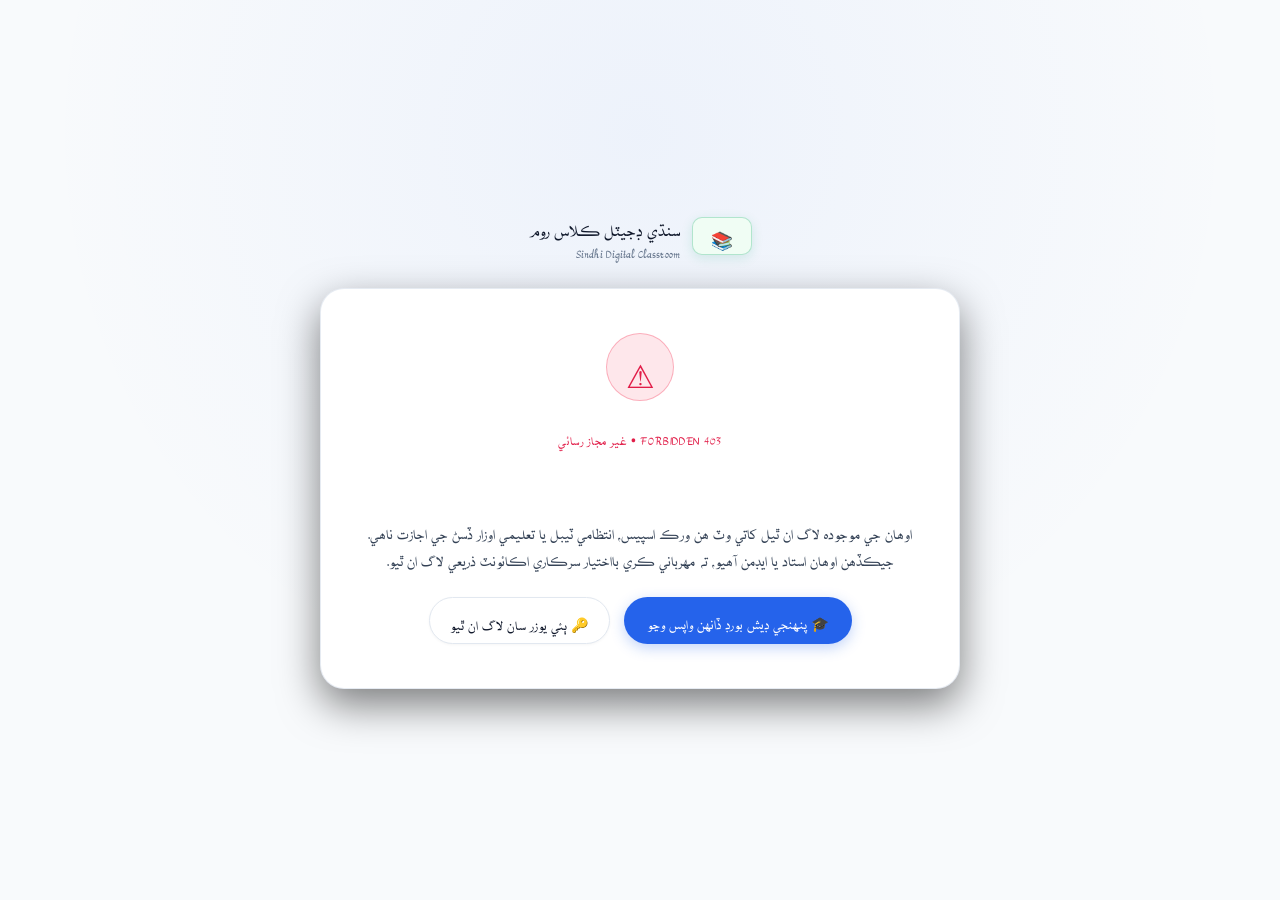
<file: static/unauthorized.html>
<!DOCTYPE html>
<html lang="sd" dir="rtl">
<head>
  <meta charset="UTF-8">
  <meta name="viewport" content="width=device-width, initial-scale=1.0">
  <title>غير مجاز رسائي | سنڌي ڊجيٽل ڪلاس روم</title>
  <meta name="description" content="رسائي رد: اوهان وٽ هن عمل يا صفحي جا اختيار موجود ناهن.">
  <link rel="manifest" href="/static/manifest.json">
  <meta name="theme-color" content="#10b981">
  <link rel="preconnect" href="https://fonts.googleapis.com">
  <link rel="preconnect" href="https://fonts.gstatic.com" crossorigin>
  <link href="https://fonts.googleapis.com/css2?family=Noto+Sans+Arabic:wght@400;600;700;800&family=Inter:wght@400;500;600;700;800&display=swap" rel="stylesheet">
  <link rel="stylesheet" href="/static/css/style.css">
</head>
<body class="auth-wrapper">

  <a href="/" class="auth-header-mini" title="مک صفحي ڏانهن واپس وڃو">
    <div class="public-brand-emblem" style="width: 38px; height: 38px; font-size: 1.1rem;">&#128218;</div>
    <div>
      <span style="font-weight: 700; font-size: 1.05rem;">سنڌي ڊجيٽل ڪلاس روم</span>
      <span style="font-size: 0.76rem; color: var(--text-muted); display: block;">Sindhi Digital Classroom</span>
    </div>
  </a>

  <div class="glass-card" style="max-width: 640px; width: 100%; padding: 44px 36px; text-align: center; border-radius: var(--radius-lg); box-shadow: 0 16px 40px rgba(0, 0, 0, 0.5);">
    <div style="width: 68px; height: 68px; border-radius: 50%; background: rgba(244, 63, 94, 0.12); border: 1px solid rgba(244, 63, 94, 0.35); display: flex; align-items: center; justify-content: center; font-size: 2rem; color: var(--accent-rose); margin: 0 auto 20px auto;">
      &#9888;
    </div>

    <span style="font-size: 0.8rem; font-weight: 700; color: var(--accent-rose); text-transform: uppercase; letter-spacing: 0.05em;">
      403 Forbidden &bull; غير مجاز رسائي
    </span>

    <h2 style="color: #fff; font-size: 1.6rem; font-weight: 700; margin: 10px 0 14px 0;">
      هن حصي تائين رسائي جا اختيار موجود ناهن
    </h2>

    <p style="color: var(--text-secondary); font-size: 0.95rem; line-height: 1.75; margin-bottom: 28px;">
      اوهان جي موجوده لاگ ان ٿيل کاتي وٽ هن ورڪ اسپيس، انتظامي ٽيبل يا تعليمي اوزار ڏسڻ جي اجازت ناهي.
      جيڪڏهن اوهان استاد يا ايڊمن آهيو، ته مهرباني ڪري بااختيار سرڪاري اڪائونٽ ذريعي لاگ ان ٿيو.
    </p>

    <div style="display: flex; gap: 14px; justify-content: center; flex-wrap: wrap;">
      <a href="/app" class="btn-public-signup" style="text-decoration: none; padding: 10px 22px;">
        <span>&#127891; پنهنجي ڊيش بورڊ ڏانهن واپس وڃو</span>
      </a>
      <a href="/login" class="btn-public-login" style="text-decoration: none; padding: 10px 20px;">
        <span>&#128273; ٻئي يوزر سان لاگ ان ٿيو</span>
      </a>
    </div>
  </div>

</body>
</html>
</file>
<file: static/css/style.css>
/* ==========================================================================
   Sindhi Digital Classroom (SDC) — Professional Modern Light Design System
   Sindh Textbook Board (STBB) Curriculum (Classes 6–10)
   Sindhi-first RTL Orientation • Default Light Theme (LessonHero & EduControl ERP)
   ========================================================================== */

@font-face {
  font-family: 'MB Sindhi web';
  src: url('/static/css/MBSindhiWeb.otf') format('opentype');
  font-weight: 400 800;
  font-style: normal;
  font-display: swap;
}

@font-face {
  font-family: 'MB Sindhi';
  src: url('/static/css/MBSindhiWeb.otf') format('opentype');
  font-weight: 400 800;
  font-style: normal;
  font-display: swap;
}

@font-face {
  font-family: 'Noto Naskh Arabic Local';
  src: url('/static/css/NotoNaskhArabic-Regular.ttf') format('truetype');
  font-weight: 400;
  font-style: normal;
  font-display: swap;
}

@font-face {
  font-family: 'Noto Naskh Arabic Local';
  src: url('/static/css/NotoNaskhArabic-Bold.ttf') format('truetype');
  font-weight: 700 800;
  font-style: normal;
  font-display: swap;
}

:root {
  /* Default Light Surface & Canvas Palette (Crisp Pure Slate & Bright White) */
  --bg-main: #f8fafc;
  --bg-subtle: #f1f5f9;
  --bg-card: #ffffff;
  --bg-card-solid: #ffffff;
  --bg-card-hover: #f8fafc;
  --bg-elevated: #ffffff;
  --bg-input: #ffffff;

  /* Crisp Hairline Borders */
  --border-glass: rgba(226, 232, 240, 0.85);
  --border-subtle: #e2e8f0;
  --border-focus: #2563eb;
  --border-active: #1d4ed8;

  /* Primary Brand & Accent Colors (LessonHero Royal Blue + Lisa's Indigo) */
  --accent-primary: #2563eb;
  --accent-primary-hover: #1d4ed8;
  --accent-primary-soft: #eff6ff;
  --accent-indigo: #4338ca;
  --accent-indigo-dark: #3730a3;
  --accent-indigo-soft: #eef2ff;

  --accent-emerald: #059669;
  --accent-emerald-dark: #047857;
  --accent-emerald-soft: #ecfdf5;

  --accent-cyan: #0284c7;
  --accent-cyan-soft: #f0f9ff;

  --accent-amber: #d97706;
  --accent-amber-soft: #fffbeb;

  --accent-rose: #e11d48;
  --accent-rose-soft: #fff1f2;

  --accent-purple: #7c3aed;
  --accent-purple-soft: #f5f3ff;

  /* High-Contrast Typographic Hierarchy (Dark Slate on Crisp Light) */
  --text-primary: #0f172a;
  --text-secondary: #334155;
  --text-muted: #64748b;
  --text-dim: #94a3b8;

  /* Font Families */
  --font-sindhi: 'MB Sindhi web', 'MB Sindhi', 'MB Lateefi', 'Noto Naskh Arabic Local', 'Noto Sans Arabic', 'Amiri', 'Lateef', Tahoma, 'Segoe UI', sans-serif;
  --font-latin: 'Inter', -apple-system, BlinkMacSystemFont, 'Segoe UI', Roboto, sans-serif;
  --font-editorial: 'Playfair Display', 'Amiri', Georgia, serif;
  --font-mono: 'SFMono-Regular', Consolas, 'Liberation Mono', Menlo, monospace;

  /* Radii & Micro-Elevations */
  --radius-xs: 6px;
  --radius-sm: 10px;
  --radius-md: 16px;
  --radius-lg: 24px;
  --radius-full: 9999px;

  --shadow-card: 0 4px 20px -2px rgba(15, 23, 42, 0.05), 0 2px 6px -1px rgba(15, 23, 42, 0.02);
  --shadow-elevated: 0 12px 32px -4px rgba(15, 23, 42, 0.08), 0 4px 12px -2px rgba(15, 23, 42, 0.04);
  --shadow-pill: 0 4px 14px rgba(37, 99, 235, 0.28);
  --shadow-glow: 0 0 16px rgba(37, 99, 235, 0.15);
  --transition: all 0.18s cubic-bezier(0.16, 1, 0.3, 1);
}

[data-theme="dark"] {
  --bg-main: #0b0f17;
  --bg-subtle: #111726;
  --bg-card: rgba(16, 23, 37, 0.7);
  --bg-card-solid: #111726;
  --bg-card-hover: rgba(23, 32, 51, 0.85);
  --bg-elevated: #151d2e;
  --bg-input: rgba(13, 19, 32, 0.95);

  --border-glass: rgba(255, 255, 255, 0.065);
  --border-subtle: rgba(255, 255, 255, 0.12);
  --border-focus: #3b82f6;
  --border-active: #2563eb;

  --text-primary: #f8fafc;
  --text-secondary: #cbd5e1;
  --text-muted: #94a3b8;
  --text-dim: #64748b;

  --shadow-card: 0 1px 3px rgba(0, 0, 0, 0.25);
  --shadow-elevated: 0 8px 24px rgba(0, 0, 0, 0.45);
}

/* Reset & Base Setup */
*, *::before, *::after {
  box-sizing: border-box;
  margin: 0;
  padding: 0;
}

html {
  font-size: 16px;
  scroll-behavior: smooth;
}

body {
  direction: rtl;
  text-align: right;
  background-color: var(--bg-main);
  background-image: radial-gradient(ellipse 90% 40% at 50% -5%, rgba(37, 99, 235, 0.04), transparent 70%);
  background-attachment: fixed;
  color: var(--text-primary);
  font-family: var(--font-sindhi);
  min-height: 100vh;
  line-height: 1.7;
  -webkit-font-smoothing: antialiased;
}

/* Accessible focus visible */
:focus-visible {
  outline: 2px solid var(--accent-primary);
  outline-offset: 2px;
}

.ltr-text {
  direction: ltr;
  display: inline-block;
  font-family: var(--font-latin);
}

.container {
  max-width: 1400px;
  margin: 0 auto;
  padding: 16px 20px 48px 20px;
}

/* ==========================================================================
   Header & Identity Bar (Modern Crisp Light Glass)
   ========================================================================== */
.sdc-header {
  display: flex;
  justify-content: space-between;
  align-items: center;
  padding: 14px 22px;
  background: var(--bg-card);
  backdrop-filter: blur(16px);
  -webkit-backdrop-filter: blur(16px);
  border: 1px solid var(--border-subtle);
  border-radius: var(--radius-md);
  margin-bottom: 20px;
  box-shadow: var(--shadow-card);
}

.brand-section {
  display: flex;
  align-items: center;
  gap: 14px;
}

.brand-emblem {
  width: 42px;
  height: 42px;
  background: var(--accent-primary-soft);
  border: 1px solid rgba(37, 99, 235, 0.2);
  border-radius: 12px;
  display: flex;
  align-items: center;
  justify-content: center;
  font-size: 1.35rem;
  color: var(--accent-primary);
  flex-shrink: 0;
}

.brand-titles h1 {
  font-size: 1.25rem;
  font-weight: 800;
  color: var(--text-primary);
  letter-spacing: -0.01em;
  line-height: 1.3;
}

.brand-titles p {
  font-size: 0.78rem;
  color: var(--text-muted);
}

.header-user-status {
  display: flex;
  align-items: center;
  gap: 10px;
  flex-wrap: wrap;
}

.status-pill {
  display: inline-flex;
  align-items: center;
  gap: 6px;
  padding: 6px 14px;
  border-radius: 9999px;
  font-size: 0.76rem;
  font-weight: 600;
  border: 1px solid var(--border-glass);
  background: rgba(255, 255, 255, 0.03);
}

.status-pill.online {
  background: var(--accent-emerald-soft);
  color: var(--accent-emerald);
  border-color: rgba(16, 185, 129, 0.3);
}

.status-pill.offline {
  background: var(--accent-rose-soft);
  color: var(--accent-rose);
  border-color: rgba(244, 63, 94, 0.3);
}

.status-dot {
  width: 7px;
  height: 7px;
  border-radius: 50%;
  background-color: currentColor;
}

.user-badge {
  display: flex;
  flex-direction: column;
  padding: 5px 14px;
  background: rgba(255, 255, 255, 0.03);
  border: 1px solid var(--border-glass);
  border-radius: var(--radius-sm);
  font-size: 0.78rem;
}

.user-badge-role {
  font-weight: 700;
  color: var(--accent-emerald);
}

.user-badge-meta {
  font-size: 0.7rem;
  color: var(--text-muted);
}

.btn-header {
  padding: 8px 16px;
  border-radius: var(--radius-sm);
  font-family: inherit;
  font-size: 0.84rem;
  font-weight: 600;
  cursor: pointer;
  transition: var(--transition);
  display: inline-flex;
  align-items: center;
  gap: 8px;
  border: 1px solid var(--border-subtle);
  background: #ffffff;
  color: var(--text-primary);
  box-shadow: 0 1px 2px rgba(0, 0, 0, 0.04);
}

.btn-header:hover,
.btn-header:focus-visible {
  background: var(--bg-subtle);
  border-color: var(--accent-primary);
  color: var(--accent-primary);
  transform: translateY(-1px);
}

.btn-header.btn-logout {
  color: var(--accent-rose);
  border-color: rgba(244, 63, 94, 0.3);
  background: #fff1f2;
}

.btn-header.btn-logout:hover,
.btn-header.btn-logout:focus-visible {
  background: #f43f5e;
  border-color: #f43f5e;
  color: #ffffff !important;
}

/* ==========================================================================
   Role-Gated Navigation Tabs (Cohesive Underline Navigation)
   ========================================================================== */
.nav-tabs {
  display: flex;
  gap: 8px;
  margin-bottom: 24px;
  overflow-x: auto;
  padding-bottom: 4px;
  border-bottom: 1px solid var(--border-glass);
}

.nav-tabs::-webkit-scrollbar {
  height: 3px;
}

.nav-tabs::-webkit-scrollbar-thumb {
  background: var(--border-glass);
  border-radius: 3px;
}

.tab-btn {
  padding: 8px 18px;
  background: transparent;
  border: none;
  border-bottom: 2px solid transparent;
  color: var(--text-muted);
  font-family: inherit;
  font-size: 0.9rem;
  font-weight: 600;
  cursor: pointer;
  transition: var(--transition);
  white-space: nowrap;
  display: flex;
  align-items: center;
  gap: 8px;
}

.tab-btn:hover,
.tab-btn:focus-visible {
  color: var(--accent-primary);
  background: rgba(37, 99, 235, 0.04);
  border-radius: var(--radius-xs);
}

.tab-btn.active {
  color: var(--accent-primary);
  border-bottom-color: var(--accent-primary);
  font-weight: 700;
  background: transparent;
}

/* ==========================================================================
   Unified Educational Hero Header (HCI Principles: Clarity & Focus)
   ========================================================================== */
.sdc-hero-section {
  background: rgba(16, 23, 37, 0.65);
  backdrop-filter: blur(16px);
  -webkit-backdrop-filter: blur(16px);
  border: 1px solid var(--border-glass);
  border-radius: var(--radius-lg);
  padding: 36px 24px 28px;
  margin-bottom: 22px;
  text-align: center;
  position: relative;
  box-shadow: 0 8px 32px rgba(0, 0, 0, 0.3);
}

.sdc-hero-section::before {
  content: '';
  position: absolute;
  top: 0;
  left: 20%;
  right: 20%;
  height: 1px;
  background: linear-gradient(90deg, transparent, rgba(16, 185, 129, 0.4), transparent);
}

.hero-badge {
  display: inline-flex;
  align-items: center;
  gap: 8px;
  background: rgba(255, 255, 255, 0.03);
  border: 1px solid var(--border-glass);
  padding: 6px 16px;
  border-radius: 9999px;
  font-size: 0.8rem;
  font-weight: 600;
  color: var(--text-secondary);
  margin-bottom: 16px;
}

.hero-badge-dot {
  width: 7px;
  height: 7px;
  border-radius: 50%;
  background: var(--accent-emerald);
  animation: pulse 2s infinite ease-in-out;
}

.hero-headline {
  font-size: clamp(2rem, 4vw, 2.85rem);
  font-weight: 800;
  color: #ffffff;
  line-height: 1.3;
  margin-bottom: 12px;
  letter-spacing: -0.015em;
}

.hero-subtitle {
  max-width: 740px;
  margin: 0 auto 24px;
  font-size: 1.02rem;
  color: var(--text-muted);
  line-height: 1.75;
}

.hero-actions {
  display: flex;
  justify-content: center;
  align-items: center;
  gap: 14px;
  flex-wrap: wrap;
  margin-bottom: 24px;
}

.trust-item {
  display: inline-flex;
  align-items: center;
  gap: 6px;
  color: var(--text-muted);
  transition: var(--transition);
}

.trust-item:hover {
  color: var(--accent-primary);
}

.trust-dot {
  color: rgba(255, 255, 255, 0.18);
  user-select: none;
}

/* ==========================================================================
   Glass Card & Main Layout
   ========================================================================== */
.glass-card {
  background: var(--bg-card);
  backdrop-filter: blur(16px);
  -webkit-backdrop-filter: blur(16px);
  border: 1px solid var(--border-glass);
  border-radius: var(--radius-md);
  padding: 20px;
  box-shadow: var(--shadow-card);
  transition: var(--transition);
}

.main-grid {
  display: grid;
  grid-template-columns: minmax(0, 1fr) 360px;
  gap: 20px;
  align-items: start;
}

/* ==========================================================================
   Student Learning Progress Bar & Metric Pills
   ========================================================================== */
.student-progress-bar-card {
  display: grid;
  grid-template-columns: repeat(auto-fit, minmax(190px, 1fr));
  gap: 12px;
  margin-bottom: 16px;
}

.stat-metric-pill {
  background: #ffffff;
  border: 1px solid var(--border-subtle);
  border-radius: var(--radius-sm);
  padding: 12px 16px;
  display: flex;
  align-items: center;
  gap: 12px;
  transition: var(--transition);
  box-shadow: var(--shadow-card);
}

.stat-metric-pill:hover {
  border-color: rgba(37, 99, 235, 0.3);
  box-shadow: var(--shadow-elevated);
  transform: translateY(-2px);
}

.stat-metric-icon {
  width: 38px;
  height: 38px;
  border-radius: var(--radius-sm);
  display: flex;
  align-items: center;
  justify-content: center;
  font-size: 1.25rem;
  background: var(--accent-primary-soft);
  color: var(--accent-primary);
  border: 1px solid rgba(37, 99, 235, 0.2);
  flex-shrink: 0;
}

.stat-metric-label {
  font-size: 0.76rem;
  color: var(--text-muted);
  font-weight: 600;
}

.stat-metric-value {
  font-size: 1.2rem;
  font-weight: 800;
  color: var(--text-primary);
  font-family: var(--font-latin), var(--font-sindhi);
}

/* Learner Orientation Guide Card (DigiSkills / SOS Benchmark) */
.orientation-guide-card {
  background: #ffffff;
  border: 1px solid var(--border-subtle);
  border-radius: var(--radius-md);
  padding: 16px 20px;
  margin-bottom: 16px;
  box-shadow: var(--shadow-card);
  border-right: 4px solid var(--accent-emerald);
  transition: var(--transition);
}

.orientation-guide-header {
  display: flex;
  justify-content: space-between;
  align-items: center;
  flex-wrap: wrap;
  gap: 10px;
  margin-bottom: 12px;
}

.orientation-badge {
  display: inline-flex;
  align-items: center;
  gap: 8px;
  font-size: 0.9rem;
  font-weight: 800;
  color: var(--accent-emerald);
}

.orientation-toggle-btn {
  background: transparent;
  border: 1px solid var(--border-subtle);
  padding: 4px 12px;
  border-radius: var(--radius-sm);
  color: var(--text-secondary);
  font-size: 0.76rem;
  font-weight: 600;
  cursor: pointer;
  transition: var(--transition);
}

.orientation-toggle-btn:hover {
  background: var(--bg-subtle);
  color: var(--accent-primary);
}

.orientation-steps-grid {
  display: grid;
  grid-template-columns: repeat(auto-fit, minmax(230px, 1fr));
  gap: 12px;
}

.orientation-step-item {
  display: flex;
  align-items: flex-start;
  gap: 10px;
  background: var(--bg-subtle);
  padding: 12px 14px;
  border-radius: var(--radius-sm);
  border: 1px solid rgba(0, 0, 0, 0.04);
}

.orientation-step-num {
  width: 26px;
  height: 26px;
  border-radius: 50%;
  background: var(--accent-emerald);
  color: #ffffff;
  font-weight: 800;
  font-size: 0.8rem;
  display: flex;
  align-items: center;
  justify-content: center;
  flex-shrink: 0;
  margin-top: 2px;
}

.orientation-step-body strong {
  display: block;
  font-size: 0.84rem;
  font-weight: 800;
  color: var(--text-primary);
  margin-bottom: 3px;
}

.orientation-step-body p {
  font-size: 0.76rem;
  color: var(--text-muted);
  line-height: 1.5;
  margin: 0;
}

/* Continue Learning Banner */
.continue-learning-banner {
  background: #ffffff;
  border: 1px solid var(--border-subtle);
  border-radius: var(--radius-md);
  padding: 16px 20px;
  margin-bottom: 20px;
  display: flex;
  justify-content: space-between;
  align-items: center;
  flex-wrap: wrap;
  gap: 12px;
  box-shadow: var(--shadow-card);
  border-right: 4px solid var(--accent-primary);
}

.continue-learning-info h4 {
  font-size: 1rem;
  color: var(--text-primary);
  font-weight: 800;
}

.continue-learning-info p {
  font-size: 0.82rem;
  color: var(--text-muted);
}

/* Previous / Next Lesson Navigation Buttons */
.btn-nav-lesson {
  background: #eff6ff !important;
  color: #1d4ed8 !important;
  border-color: #bfdbfe !important;
  font-weight: 700 !important;
}

.btn-nav-lesson:hover {
  background: #2563eb !important;
  color: #ffffff !important;
  border-color: #2563eb !important;
}

.btn-nav-lesson:disabled {
  opacity: 0.45 !important;
  cursor: not-allowed !important;
  background: #f1f5f9 !important;
  color: #94a3b8 !important;
  border-color: #cbd5e1 !important;
}

/* Lesson Completed Indicator Badge */
.lesson-completed-check {
  display: inline-flex;
  align-items: center;
  gap: 4px;
  background: #ecfdf5;
  color: #059669;
  border: 1px solid rgba(5, 150, 105, 0.25);
  padding: 2px 8px;
  border-radius: 12px;
  font-size: 0.72rem;
  font-weight: 700;
}

/* ==========================================================================
   Video Player & Controls (16:9 Stable Workspace)
   ========================================================================== */
.video-wrapper {
  position: relative;
  width: 100%;
  aspect-ratio: 16 / 9;
  background: #000;
  border-radius: var(--radius-sm);
  overflow: hidden;
  box-shadow: var(--shadow-card);
  border: 1px solid var(--border-glass);
}

/* Sindh Online School Breadcrumb Row */
.sos-breadcrumb-row {
  display: flex;
  align-items: center;
  gap: 8px;
  font-size: 0.85rem;
  color: #2563eb;
  margin-bottom: 12px;
  padding-bottom: 8px;
  border-bottom: 1px solid var(--border-subtle);
  flex-wrap: wrap;
}

.sos-breadcrumb-row a {
  color: #2563eb;
  text-decoration: none;
  font-weight: 600;
}

.sos-breadcrumb-row a:hover {
  text-decoration: underline;
}

.sos-sep {
  color: var(--text-dim);
  font-size: 0.8rem;
}

.sos-active-item {
  color: var(--text-muted);
  font-weight: 500;
}

.sdc-video-element {
  width: 100%;
  height: 100%;
  object-fit: contain;
  display: block;
}

.sdc-youtube-iframe {
  width: 100%;
  height: 100%;
  border: none;
  display: block;
}

/* Audio Only Mode Overlay */
.audio-only-overlay {
  position: absolute;
  top: 0;
  left: 0;
  right: 0;
  bottom: 0;
  background: radial-gradient(circle at center, #1e293b 0%, #0f172a 100%);
  display: flex;
  flex-direction: column;
  align-items: center;
  justify-content: center;
  padding: 24px;
  text-align: center;
  z-index: 15;
}

.audio-waveform-icon {
  font-size: 3rem;
  margin-bottom: 12px;
  animation: pulseAudio 2s infinite ease-in-out;
}

@keyframes pulseAudio {
  0%, 100% { transform: scale(1); opacity: 0.9; }
  50% { transform: scale(1.15); opacity: 1; }
}

/* Video Error State Card */
.video-error-card {
  position: absolute;
  top: 0;
  left: 0;
  right: 0;
  bottom: 0;
  background: rgba(11, 15, 23, 0.95);
  display: flex;
  flex-direction: column;
  align-items: center;
  justify-content: center;
  padding: 24px;
  text-align: center;
  z-index: 20;
}

.video-error-card h3 {
  color: var(--accent-rose);
  font-size: 1.05rem;
  margin-bottom: 6px;
  font-weight: 700;
}

.video-error-card p {
  color: var(--text-muted);
  font-size: 0.82rem;
  max-width: 400px;
  margin-bottom: 14px;
  line-height: 1.6;
}

.btn-retry {
  padding: 7px 16px;
  background: var(--accent-emerald);
  color: #0b0f17;
  border: none;
  border-radius: var(--radius-sm);
  font-weight: 700;
  font-family: inherit;
  font-size: 0.82rem;
  cursor: pointer;
  transition: var(--transition);
}

.btn-retry:hover {
  background: var(--accent-emerald-dark);
  color: #fff;
}

/* YouTube Attribution & Legal Banner */
.youtube-attribution-banner {
  background: rgba(18, 26, 42, 0.5);
  border: 1px solid var(--border-glass);
  border-radius: var(--radius-sm);
  padding: 10px 14px;
  margin-top: 10px;
  display: flex;
  justify-content: space-between;
  align-items: center;
  flex-wrap: wrap;
  gap: 10px;
}

.yt-channel-badge {
  display: inline-flex;
  align-items: center;
  gap: 6px;
  font-size: 0.8rem;
  color: #fff;
  font-weight: 600;
}

.yt-legal-disclaimer {
  font-size: 0.7rem;
  color: var(--text-dim);
  flex-basis: 100%;
  margin-top: 2px;
  border-top: 1px solid rgba(255, 255, 255, 0.04);
  padding-top: 4px;
}

.btn-watch-yt {
  display: inline-flex;
  align-items: center;
  gap: 6px;
  padding: 5px 12px;
  background: rgba(239, 68, 68, 0.12);
  border: 1px solid rgba(239, 68, 68, 0.3);
  color: #f87171;
  text-decoration: none;
  border-radius: var(--radius-sm);
  font-size: 0.78rem;
  font-weight: 600;
  transition: var(--transition);
}

.btn-watch-yt:hover {
  background: rgba(239, 68, 68, 0.2);
  color: #fff;
}

/* Player Controls Bar */
.player-controls-bar {
  display: flex;
  justify-content: space-between;
  align-items: center;
  padding: 10px 0;
  border-bottom: 1px solid var(--border-glass);
  margin-bottom: 18px;
  flex-wrap: wrap;
  gap: 8px;
}

.player-controls-group {
  display: flex;
  align-items: center;
  gap: 6px;
}

.btn-ctrl {
  padding: 7px 14px;
  background: #ffffff;
  border: 1px solid var(--border-subtle);
  border-radius: var(--radius-sm);
  color: var(--text-primary);
  font-family: inherit;
  font-size: 0.82rem;
  font-weight: 600;
  cursor: pointer;
  transition: var(--transition);
  display: inline-flex;
  align-items: center;
  gap: 8px;
  box-shadow: 0 1px 2px rgba(0, 0, 0, 0.03);
}

.btn-ctrl:hover,
.btn-ctrl:focus-visible {
  background: var(--bg-subtle);
  border-color: var(--accent-primary);
  color: var(--accent-primary);
  transform: translateY(-1px);
}

.btn-ctrl.active {
  background: var(--accent-primary-soft);
  color: var(--accent-primary);
  border-color: rgba(37, 99, 235, 0.35);
  font-weight: 700;
}

/* ==========================================================================
   Curriculum Filter Pills & Course Grid
   ========================================================================== */
.curriculum-toolbar {
  display: flex;
  justify-content: space-between;
  align-items: center;
  margin-bottom: 12px;
  flex-wrap: wrap;
  gap: 10px;
}

.filter-pills-row {
  display: flex;
  gap: 6px;
  flex-wrap: wrap;
}

.pill-btn {
  padding: 6px 14px;
  background: #ffffff;
  border: 1px solid var(--border-subtle);
  border-radius: var(--radius-full);
  color: var(--text-secondary);
  font-family: inherit;
  font-size: 0.82rem;
  font-weight: 600;
  cursor: pointer;
  transition: var(--transition);
  min-height: 36px;
  display: inline-flex;
  align-items: center;
  justify-content: center;
  box-shadow: 0 1px 2px rgba(0, 0, 0, 0.03);
}

.pill-btn:hover,
.pill-btn:focus-visible {
  color: var(--accent-primary);
  border-color: var(--accent-primary);
  background: rgba(37, 99, 235, 0.05);
  transform: translateY(-1px);
}

.pill-btn.active {
  background: var(--accent-primary);
  color: #ffffff !important;
  border-color: var(--accent-primary);
  box-shadow: 0 2px 8px rgba(37, 99, 235, 0.3);
  font-weight: 700;
}

.search-input-box {
  padding: 8px 16px;
  background: #ffffff;
  border: 1.5px solid var(--border-subtle);
  border-radius: var(--radius-full);
  color: var(--text-primary);
  font-family: inherit;
  font-size: 0.86rem;
  width: 240px;
  transition: var(--transition);
  outline: none;
}

.search-input-box:focus {
  border-color: var(--accent-primary);
  box-shadow: 0 0 0 3px rgba(37, 99, 235, 0.12);
}

.search-input-box:focus {
  outline: none;
  border-color: var(--accent-emerald);
  box-shadow: 0 0 10px rgba(16, 185, 129, 0.25);
}

/* Course and Lesson Cards */
.course-grid {
  display: grid;
  grid-template-columns: repeat(auto-fill, minmax(280px, 1fr));
  gap: 14px;
  margin-top: 8px;
}

.lesson-card {
  background: #ffffff;
  border: 1px solid var(--border-subtle);
  border-radius: var(--radius-md);
  padding: 16px;
  cursor: pointer;
  transition: var(--transition);
  display: flex;
  flex-direction: column;
  justify-content: space-between;
  position: relative;
  box-shadow: var(--shadow-card);
}

.lesson-card:hover {
  background: #ffffff;
  border-color: rgba(37, 99, 235, 0.35);
  box-shadow: var(--shadow-elevated);
  transform: translateY(-3px);
}

.lesson-card.active-playing {
  background: var(--accent-primary-soft);
  border-color: var(--accent-primary);
  box-shadow: 0 0 0 2px rgba(37, 99, 235, 0.2);
}

.lesson-unit-tag {
  font-size: 0.72rem;
  color: var(--accent-primary);
  font-weight: 800;
  margin-bottom: 4px;
}

.lesson-title {
  font-size: 0.96rem;
  font-weight: 800;
  color: var(--text-primary);
  margin-bottom: 6px;
  line-height: 1.55;
  unicode-bidi: isolate;
  word-break: break-word;
}

.lesson-desc {
  font-size: 0.78rem;
  color: var(--text-muted);
  margin-bottom: 12px;
  flex-grow: 1;
}

.lesson-meta-bar {
  display: flex;
  justify-content: space-between;
  align-items: center;
  font-size: 0.72rem;
  color: var(--text-dim);
  border-top: 1px solid rgba(255, 255, 255, 0.04);
  padding-top: 6px;
}

.stbb-verified-badge {
  color: var(--accent-emerald);
  font-weight: 600;
  display: inline-flex;
  align-items: center;
  gap: 4px;
}

/* ==========================================================================
   Grounded AI Tutor Drawer (Minimalist Chat)
   ========================================================================== */
.tutor-drawer {
  display: flex;
  flex-direction: column;
  height: 600px;
}

.tutor-header {
  display: flex;
  justify-content: space-between;
  align-items: center;
  padding-bottom: 10px;
  border-bottom: 1px solid var(--border-glass);
  margin-bottom: 10px;
}

.chat-stream {
  flex: 1;
  overflow-y: auto;
  padding-right: 4px;
  display: flex;
  flex-direction: column;
  gap: 10px;
}

.chat-stream::-webkit-scrollbar {
  width: 3px;
}

.chat-stream::-webkit-scrollbar-thumb {
  background: var(--border-glass);
  border-radius: 3px;
}

.chat-bubble {
  padding: 12px 14px;
  border-radius: var(--radius-md);
  font-size: 0.85rem;
  line-height: 1.7;
  max-width: 88%;
  animation: fadeIn 0.2s ease-in;
  word-break: break-word;
}

.user-bubble {
  align-self: flex-start;
  background: #f0fdf4;
  border: 1px solid rgba(5, 150, 105, 0.25);
  color: #064e3b;
  border-top-right-radius: 4px;
}

.tutor-bubble {
  align-self: flex-end;
  background: #eff6ff;
  border: 1px solid rgba(37, 99, 235, 0.25);
  color: #1e3a8a;
  border-top-left-radius: 4px;
}

.bubble-sender {
  font-size: 0.72rem;
  font-weight: 700;
  margin-bottom: 3px;
  color: var(--accent-primary);
}

.citation-card {
  margin-top: 8px;
  padding: 8px 10px;
  background: #ffffff;
  border-right: 3px solid var(--accent-primary);
  border-radius: var(--radius-xs);
  font-size: 0.76rem;
  color: var(--text-secondary);
  box-shadow: 0 1px 3px rgba(0, 0, 0, 0.04);
}

.citation-link {
  color: var(--accent-primary);
  cursor: pointer;
  text-decoration: underline;
  margin-top: 3px;
  display: inline-block;
  font-weight: 600;
}

.quick-prompt-pill {
  white-space: nowrap;
  background: var(--bg-subtle);
  border: 1px solid var(--border-subtle);
  border-radius: var(--radius-full);
  padding: 4px 10px;
  font-size: 0.74rem;
  font-weight: 600;
  color: var(--text-secondary);
  cursor: pointer;
  transition: var(--transition);
  display: inline-flex;
  align-items: center;
  gap: 4px;
}

.quick-prompt-pill:hover {
  background: var(--accent-primary-soft);
  border-color: var(--accent-primary);
  color: var(--accent-primary);
  transform: translateY(-1px);
}

.chat-input-bar {
  display: flex;
  gap: 8px;
  margin-top: 10px;
  padding-top: 8px;
  border-top: 1px solid var(--border-subtle);
}

.chat-input {
  flex: 1;
  padding: 9px 14px;
  background: #ffffff;
  border: 1px solid var(--border-subtle);
  border-radius: var(--radius-sm);
  color: var(--text-primary);
  font-family: inherit;
  font-size: 0.88rem;
  outline: none;
  transition: var(--transition);
}

.chat-textarea {
  resize: none;
  min-height: 40px;
  max-height: 140px;
  line-height: 1.5;
  overflow-y: auto;
}

.chat-input:focus {
  border-color: var(--accent-primary);
  box-shadow: 0 0 0 3px rgba(37, 99, 235, 0.12);
}

.loading-spinner-dots {
  display: inline-block;
  color: var(--accent-primary);
  font-weight: 800;
  letter-spacing: 2px;
  animation: pulseOpacity 1.2s infinite ease-in-out;
}

@keyframes pulseOpacity {
  0%, 100% { opacity: 0.3; }
  50% { opacity: 1; }
}

.btn-mic {
  width: 38px;
  height: 38px;
  border-radius: var(--radius-sm);
  background: #ffffff;
  border: 1px solid var(--border-subtle);
  color: var(--text-secondary);
  font-size: 1rem;
  display: flex;
  align-items: center;
  justify-content: center;
  cursor: pointer;
  transition: var(--transition);
}

.btn-mic:hover,
.btn-mic:focus-visible {
  background: var(--bg-subtle);
  border-color: var(--accent-primary);
  color: var(--accent-primary);
}

.btn-mic.recording-pulse {
  background: var(--accent-rose);
  border-color: var(--accent-rose);
  color: #ffffff;
  animation: pulse 1.2s infinite;
}

.btn-send {
  padding: 0 18px;
  background: var(--accent-primary);
  border: none;
  border-radius: var(--radius-sm);
  color: #ffffff !important;
  font-family: inherit;
  font-weight: 700;
  font-size: 0.86rem;
  cursor: pointer;
  transition: var(--transition);
  box-shadow: 0 2px 6px rgba(37, 99, 235, 0.25);
}

.btn-send:hover,
.btn-send:focus-visible {
  background: var(--accent-primary-hover);
  color: #ffffff !important;
  transform: translateY(-1px);
  box-shadow: 0 4px 10px rgba(37, 99, 235, 0.35);
}

/* ==========================================================================
   Smart Video Quiz Overlay & Modal
   ========================================================================== */
.quiz-overlay {
  position: absolute;
  top: 0;
  left: 0;
  right: 0;
  bottom: 0;
  background: rgba(8, 12, 22, 0.92);
  backdrop-filter: blur(8px);
  z-index: 50;
  display: flex;
  align-items: center;
  justify-content: center;
  padding: 20px;
  animation: fadeIn 0.2s ease-out;
}

.quiz-modal-card {
  background: #ffffff;
  border: 1px solid var(--border-subtle);
  border-radius: var(--radius-md);
  padding: 24px;
  max-width: 520px;
  width: 100%;
  box-shadow: var(--shadow-elevated);
}

.quiz-badge {
  display: inline-block;
  padding: 4px 12px;
  background: var(--accent-primary-soft);
  color: var(--accent-primary);
  border-radius: var(--radius-full);
  font-size: 0.76rem;
  font-weight: 700;
  margin-bottom: 10px;
}

.quiz-question-text {
  font-size: 1.05rem;
  font-weight: 800;
  color: var(--text-primary);
  margin-bottom: 16px;
  line-height: 1.5;
}

.quiz-options-list {
  display: flex;
  flex-direction: column;
  gap: 10px;
  margin-bottom: 16px;
}

.quiz-option-btn {
  padding: 12px 16px;
  background: #ffffff;
  border: 1.5px solid var(--border-subtle);
  border-radius: var(--radius-sm);
  color: var(--text-primary);
  font-family: inherit;
  font-size: 0.9rem;
  font-weight: 600;
  text-align: right;
  cursor: pointer;
  transition: var(--transition);
  display: flex;
  align-items: center;
  gap: 10px;
}

.quiz-option-btn:hover:not(:disabled) {
  background: var(--bg-subtle);
  border-color: var(--accent-primary);
  transform: translateY(-1px);
}

.option-num {
  width: 24px;
  height: 24px;
  border-radius: 50%;
  background: var(--bg-subtle);
  color: var(--text-secondary);
  display: flex;
  align-items: center;
  justify-content: center;
  font-size: 0.76rem;
  font-weight: 800;
}

.quiz-feedback-box {
  padding: 10px 14px;
  border-radius: var(--radius-sm);
  font-size: 0.86rem;
  font-weight: 600;
  margin-bottom: 12px;
  animation: fadeIn 0.2s ease-in;
}

.quiz-feedback-box.success {
  background: #ecfdf5;
  border: 1px solid #a7f3d0;
  color: #065f46;
}

.quiz-feedback-box.error {
  background: #fff1f2;
  border: 1px solid #fecdd3;
  color: #9f1239;
}

.quiz-skip-btn {
  padding: 8px 16px;
  background: transparent;
  border: 1px solid var(--border-subtle);
  border-radius: var(--radius-sm);
  color: var(--text-muted);
  font-family: inherit;
  font-size: 0.82rem;
  font-weight: 600;
  cursor: pointer;
  transition: var(--transition);
}

.quiz-skip-btn:hover {
  color: var(--text-primary);
  border-color: var(--text-muted);
  background: var(--bg-subtle);
}

.quiz-resume-btn {
  display: inline-flex;
  align-items: center;
  gap: 8px;
  padding: 10px 22px;
  background: #059669;
  color: #ffffff;
  border: none;
  border-radius: var(--radius-sm);
  font-family: inherit;
  font-size: 0.92rem;
  font-weight: 700;
  cursor: pointer;
  transition: var(--transition);
  box-shadow: 0 2px 4px rgba(5, 150, 105, 0.25);
}

.quiz-resume-btn:hover {
  background: #047857;
  transform: translateY(-1px);
}

.quiz-retry-btn {
  display: inline-flex;
  align-items: center;
  gap: 6px;
  padding: 8px 18px;
  background: #d97706;
  color: #ffffff;
  border: none;
  border-radius: var(--radius-sm);
  font-family: inherit;
  font-size: 0.86rem;
  font-weight: 700;
  cursor: pointer;
  transition: var(--transition);
}

.quiz-retry-btn:hover {
  background: #b45309;
}

.quiz-option-btn.correct-choice {
  background: #ecfdf5 !important;
  border-color: #10b981 !important;
  color: #065f46 !important;
}

.quiz-option-btn.incorrect-choice {
  background: #fff1f2 !important;
  border-color: #f43f5e !important;
  color: #9f1239 !important;
}

.checkpoint-indicator-track {
  position: relative;
  width: 100%;
  height: 6px;
  background: rgba(255, 255, 255, 0.15);
  margin-top: 4px;
  border-radius: 3px;
}

.checkpoint-dot {
  position: absolute;
  top: -3px;
  width: 12px;
  height: 12px;
  border-radius: 50%;
  transform: translateX(50%);
  cursor: pointer;
  transition: transform 0.2s ease;
}

.checkpoint-dot.pending {
  background: #f59e0b;
  border: 2px solid #ffffff;
  box-shadow: 0 0 6px rgba(245, 158, 11, 0.6);
}

.checkpoint-dot.completed {
  background: #10b981;
  border: 2px solid #ffffff;
  box-shadow: 0 0 6px rgba(16, 185, 129, 0.6);
}

.checkpoint-dot:hover {
  transform: translateX(50%) scale(1.3);
}

/* ==========================================================================
   Table Styles (Minimalist Professional Light)
   ========================================================================== */
.sdc-table {
  width: 100%;
  border-collapse: collapse;
  font-size: 0.88rem;
  margin-top: 12px;
  background: #ffffff;
  border: 1px solid var(--border-subtle);
  border-radius: var(--radius-sm);
  overflow: hidden;
}

.sdc-table th {
  padding: 10px 14px;
  background: #f8fafc;
  border-bottom: 1.5px solid var(--border-subtle);
  color: var(--text-primary);
  text-align: right;
  font-weight: 700;
  font-size: 0.78rem;
  letter-spacing: 0.02em;
}

.sdc-table td {
  padding: 12px 14px;
  border-bottom: 1px solid var(--border-subtle);
  color: var(--text-secondary);
}

.sdc-table tr:hover {
  background: var(--bg-subtle);
}

/* ==========================================================================
   Modals & Dialogs
   ========================================================================== */
.modal-backdrop {
  position: fixed;
  top: 0;
  left: 0;
  right: 0;
  bottom: 0;
  background: rgba(0, 0, 0, 0.75);
  backdrop-filter: blur(8px);
  z-index: 100;
  display: flex;
  align-items: center;
  justify-content: center;
  padding: 20px;
  animation: fadeIn 0.2s ease-out;
}

.modal-card {
  background: var(--bg-card-solid);
  border: 1px solid var(--border-glass);
  border-radius: var(--radius-md);
  padding: 24px;
  max-width: 520px;
  width: 100%;
  box-shadow: var(--shadow-elevated);
}

.modal-header {
  display: flex;
  justify-content: space-between;
  align-items: center;
  margin-bottom: 16px;
}

.modal-close-btn {
  background: transparent;
  border: none;
  color: var(--text-muted);
  font-size: 1.4rem;
  line-height: 1;
  cursor: pointer;
  padding: 4px 8px;
  border-radius: var(--radius-xs);
  transition: var(--transition);
}

.modal-close-btn:hover,
.modal-close-btn:focus-visible {
  color: var(--accent-primary);
  background: var(--bg-subtle);
}

.demo-pills-row {
  display: flex;
  flex-wrap: wrap;
  gap: 6px;
  margin-top: 12px;
  padding-top: 12px;
  border-top: 1px solid var(--border-subtle);
}

.demo-pill-btn {
  padding: 5px 12px;
  background: #ffffff;
  border: 1px solid var(--border-subtle);
  border-radius: var(--radius-sm);
  color: var(--text-secondary);
  font-family: inherit;
  font-size: 0.78rem;
  font-weight: 600;
  cursor: pointer;
  transition: var(--transition);
}

.demo-pill-btn:hover,
.demo-pill-btn:focus-visible {
  background: var(--accent-primary-soft);
  border-color: var(--accent-primary);
  color: var(--accent-primary);
}

/* Offline Guide Modal Body */
.offline-guide-modal-card {
  max-width: 640px;
  width: 92%;
  border: 1px solid rgba(16, 185, 129, 0.3);
}

.offline-guide-body {
  display: flex;
  flex-direction: column;
  gap: 10px;
  margin-top: 12px;
  text-align: right;
}

.offline-guide-step {
  display: flex;
  gap: 12px;
  align-items: flex-start;
  background: rgba(255, 255, 255, 0.02);
  padding: 10px 14px;
  border-radius: var(--radius-sm);
  border: 1px solid var(--border-glass);
}

.guide-step-num {
  background: var(--accent-emerald);
  color: #0b0f17;
  font-weight: 800;
  width: 24px;
  height: 24px;
  border-radius: 50%;
  display: flex;
  align-items: center;
  justify-content: center;
  flex-shrink: 0;
  font-size: 0.78rem;
}

.guide-step-title {
  font-size: 0.9rem;
  font-weight: 700;
  color: #fff;
  margin-bottom: 2px;
}

.guide-step-desc {
  font-size: 0.78rem;
  color: var(--text-muted);
  line-height: 1.5;
  margin: 0;
}

/* ==========================================================================
   Toast Notifications
   ========================================================================== */
.toast-box {
  position: fixed;
  bottom: 20px;
  left: 20px;
  z-index: 200;
  display: flex;
  flex-direction: column;
  gap: 8px;
}

.toast-msg {
  background: #ffffff;
  border: 1px solid var(--accent-emerald);
  border-radius: var(--radius-sm);
  padding: 10px 18px;
  color: var(--text-primary);
  font-size: 0.86rem;
  font-weight: 600;
  box-shadow: var(--shadow-elevated);
  animation: slideUp 0.25s ease-out;
}

/* ==========================================================================
   Educational Platform Footer (Minimalist)
   ========================================================================== */
.sdc-footer {
  margin-top: 48px;
  padding: 40px 24px 24px;
  border-top: 1px solid var(--border-subtle);
  background: #ffffff;
  border-radius: var(--radius-md) var(--radius-md) 0 0;
}

.footer-grid {
  display: grid;
  grid-template-columns: 2fr 1.2fr 1.5fr 1.3fr;
  gap: 28px;
  margin-bottom: 28px;
  text-align: right;
}

.footer-brand {
  display: flex;
  align-items: center;
  gap: 10px;
  margin-bottom: 10px;
}

.footer-logo-box {
  width: 36px;
  height: 36px;
  border-radius: var(--radius-sm);
  background: #f0fdf4;
  border: 1px solid rgba(16, 165, 106, 0.25);
  color: var(--accent-emerald);
  display: flex;
  align-items: center;
  justify-content: center;
}

.footer-brand-title {
  font-size: 1.1rem;
  font-weight: 700;
  color: var(--text-primary);
}

.footer-brand-desc {
  font-size: 0.8rem;
  color: var(--text-muted);
  line-height: 1.6;
  margin-bottom: 12px;
}

.footer-badges {
  display: flex;
  flex-wrap: wrap;
  gap: 6px;
}

.tech-badge {
  font-size: 0.72rem;
  font-family: var(--font-latin);
  background: var(--bg-subtle);
  border: 1px solid var(--border-subtle);
  padding: 3px 8px;
  border-radius: var(--radius-xs);
  color: var(--text-secondary);
  font-weight: 600;
}

.footer-heading {
  font-size: 0.9rem;
  font-weight: 700;
  color: var(--text-primary);
  margin-bottom: 12px;
  position: relative;
  padding-bottom: 6px;
}

.footer-heading::after {
  content: '';
  position: absolute;
  bottom: 0;
  right: 0;
  width: 20px;
  height: 2px;
  background: var(--accent-emerald);
  border-radius: 2px;
}

.footer-links {
  list-style: none;
  display: flex;
  flex-direction: column;
  gap: 6px;
}

.footer-links li {
  font-size: 0.78rem;
  color: var(--text-muted);
  line-height: 1.5;
}

.footer-trust-box {
  display: flex;
  flex-direction: column;
  gap: 6px;
}

.trust-pill {
  font-size: 0.76rem;
  color: var(--accent-emerald);
  background: rgba(16, 185, 129, 0.06);
  border: 1px solid rgba(16, 185, 129, 0.2);
  padding: 5px 9px;
  border-radius: var(--radius-sm);
  display: inline-flex;
  align-items: center;
  gap: 6px;
}

.footer-bottom {
  display: flex;
  justify-content: space-between;
  align-items: center;
  flex-wrap: wrap;
  gap: 12px;
  padding-top: 16px;
  border-top: 1px solid rgba(255, 255, 255, 0.05);
  font-size: 0.76rem;
  color: var(--text-dim);
}

.footer-status-indicator {
  display: flex;
  align-items: center;
  gap: 6px;
  color: var(--accent-emerald);
}

.status-pulse-dot {
  width: 7px;
  height: 7px;
  border-radius: 50%;
  background: var(--accent-emerald);
  animation: pulse 2s infinite ease-in-out;
}

/* ==========================================================================
   Animations
   ========================================================================== */
@keyframes fadeIn {
  from { opacity: 0; transform: scale(0.99); }
  to { opacity: 1; transform: scale(1); }
}

@keyframes slideUp {
  from { opacity: 0; transform: translateY(8px); }
  to { opacity: 1; transform: translateY(0); }
}

@keyframes pulse {
  0%, 100% { opacity: 1; transform: scale(1); }
  50% { opacity: 0.7; transform: scale(1.05); }
}

/* ==========================================================================
   Responsive Breakpoints
   ========================================================================== */
@media (max-width: 1024px) {
  .main-grid {
    grid-template-columns: 1fr;
  }
  .tutor-drawer {
    height: 480px;
  }
  .footer-grid {
    grid-template-columns: 1fr 1fr;
    gap: 24px;
  }
}

@media (max-width: 768px) {
  .sdc-header {
    flex-direction: column;
    align-items: flex-start;
    gap: 12px;
  }
  .header-user-status {
    width: 100%;
    justify-content: space-between;
  }
  .course-grid {
    grid-template-columns: 1fr;
  }
  .stat-metric-pill {
    padding: 10px 12px;
  }
  .sdc-hero-section {
    padding: 24px 16px;
  }
  .hero-headline {
    font-size: 1.55rem;
  }
  .hero-subtitle,
  .hero-description {
    font-size: 0.88rem;
  }
  .hero-actions {
    flex-direction: column;
    width: 100%;
  }
  .btn-hero-primary,
  .btn-hero-secondary {
    width: 100%;
    justify-content: center;
  }
  .hero-trust-strip {
    gap: 8px;
    font-size: 0.76rem;
  }
  .footer-grid {
    grid-template-columns: 1fr;
    gap: 20px;
  }
  .footer-bottom {
    flex-direction: column;
    align-items: flex-start;
  }
}

@media (max-width: 480px) {
  .hero-headline {
    font-size: 1.4rem;
  }
  .hero-badge {
    font-size: 0.72rem;
    padding: 4px 10px;
  }
}

/* ==========================================================================
   SDC Batch 7 — Public Landing Website, Auth System & LMS Shell Styles
   ========================================================================== */

/* 1. Public Landing Header & Navigation */
/* 1. Public Landing Header & Navigation (LessonHero Style Floating / Sticky Light Pill) */
.public-header {
  position: sticky;
  top: 0;
  z-index: 1000;
  background: rgba(255, 255, 255, 0.94);
  backdrop-filter: blur(20px);
  -webkit-backdrop-filter: blur(20px);
  border-bottom: 1px solid var(--border-subtle);
  padding: 12px 24px;
  transition: var(--transition);
  box-shadow: 0 4px 20px -2px rgba(15, 23, 42, 0.04);
}

.public-header-container {
  max-width: 1320px;
  margin: 0 auto;
  display: flex;
  align-items: center;
  justify-content: space-between;
  gap: 20px;
}

.public-brand-link {
  display: flex;
  align-items: center;
  gap: 12px;
  text-decoration: none;
  color: var(--text-primary);
}

.public-brand-emblem {
  height: 52px;
  width: auto;
  min-width: 60px;
  padding: 4px 8px;
  background: #f0fdf4;
  border: 1.5px solid rgba(16, 165, 106, 0.28);
  border-radius: var(--radius-sm);
  display: flex;
  align-items: center;
  justify-content: center;
  overflow: hidden;
  box-shadow: 0 3px 12px rgba(16, 165, 106, 0.14);
  flex-shrink: 0;
  transition: var(--transition);
}

.public-brand-emblem:hover {
  transform: scale(1.04);
  border-color: rgba(16, 165, 106, 0.45);
  box-shadow: 0 4px 16px rgba(16, 165, 106, 0.2);
}

.public-brand-emblem img,
.public-brand-emblem svg {
  height: 44px;
  width: auto;
  max-width: 68px;
  object-fit: contain;
  display: block;
}

.public-brand-text h1 {
  font-size: 1.15rem;
  font-weight: 800;
  color: var(--text-primary);
  letter-spacing: -0.01em;
  line-height: 1.2;
}

.public-brand-text p {
  font-size: 0.72rem;
  color: var(--text-muted);
  line-height: 1.2;
}

.public-nav-menu {
  display: flex;
  align-items: center;
  gap: 12px;
  list-style: none;
}

.public-nav-link {
  color: var(--text-secondary);
  text-decoration: none;
  font-size: 0.92rem;
  font-weight: 600;
  padding: 8px 18px;
  border-radius: var(--radius-full);
  position: relative;
  transition: var(--transition);
  display: inline-flex;
  align-items: center;
  gap: 6px;
  border: 1px solid transparent;
}

.public-nav-link:hover {
  color: var(--accent-primary);
  background-color: rgba(37, 99, 235, 0.06);
  border-color: rgba(37, 99, 235, 0.15);
}

.public-nav-link:focus-visible {
  outline: 2px solid var(--accent-primary);
  outline-offset: 2px;
}

.public-nav-link.active {
  color: #1d4ed8 !important;
  background-color: #eff6ff !important;
  border-color: rgba(37, 99, 235, 0.25) !important;
  font-weight: 700;
  box-shadow: 0 1px 4px rgba(37, 99, 235, 0.1);
}

.public-nav-link.active::after {
  content: '';
  position: absolute;
  bottom: 2px;
  right: 22%;
  left: 22%;
  height: 2.5px;
  background-color: var(--accent-primary);
  border-radius: var(--radius-full);
}

/* SDC Professional Icon System Utilities */
.sdc-icon {
  width: 1.15em;
  height: 1.15em;
  display: inline-block;
  vertical-align: -0.18em;
  stroke-width: 2;
  stroke: currentColor;
  fill: none;
  flex-shrink: 0;
  transition: transform 0.15s ease, stroke 0.15s ease;
}

.sdc-icon-sm {
  width: 1em;
  height: 1em;
  vertical-align: -0.15em;
}

.sdc-icon-md {
  width: 1.35em;
  height: 1.35em;
  vertical-align: -0.22em;
}

.sdc-icon-lg {
  width: 1.85em;
  height: 1.85em;
  vertical-align: middle;
}

.public-header-actions {
  display: flex;
  align-items: center;
  gap: 12px;
}

.btn-public-login {
  display: inline-flex;
  align-items: center;
  gap: 8px;
  padding: 8px 20px;
  font-size: 0.88rem;
  font-weight: 600;
  color: var(--text-primary);
  background: #ffffff;
  border: 1px solid var(--border-subtle);
  border-radius: var(--radius-full);
  text-decoration: none;
  transition: var(--transition);
  cursor: pointer;
  box-shadow: 0 1px 3px rgba(0, 0, 0, 0.04);
}

.btn-public-login:hover,
.btn-public-login:focus-visible {
  color: var(--accent-primary);
  border-color: var(--accent-primary);
  background: var(--accent-primary-soft);
  transform: translateY(-1px);
}

.btn-public-signup {
  display: inline-flex;
  align-items: center;
  gap: 8px;
  padding: 9px 24px;
  font-size: 0.9rem;
  font-weight: 700;
  color: #ffffff !important;
  background: var(--accent-primary);
  border: 1px solid transparent;
  border-radius: var(--radius-full);
  text-decoration: none;
  transition: var(--transition);
  cursor: pointer;
  box-shadow: var(--shadow-pill);
}

.btn-public-signup:hover,
.btn-public-signup:focus-visible {
  background: var(--accent-primary-hover);
  color: #ffffff !important;
  box-shadow: 0 6px 18px rgba(37, 99, 235, 0.4);
  transform: translateY(-1px);
}

.public-mobile-toggle {
  display: none;
  background: transparent;
  border: 1px solid var(--border-subtle);
  color: var(--text-primary);
  font-size: 1.2rem;
  padding: 6px 12px;
  border-radius: var(--radius-sm);
  cursor: pointer;
}

.public-mobile-drawer {
  display: none;
  flex-direction: column;
  gap: 12px;
  padding: 16px 24px;
  background: #ffffff;
  border-bottom: 1px solid var(--border-subtle);
  box-shadow: 0 8px 20px rgba(0, 0, 0, 0.06);
}

.public-mobile-drawer.open {
  display: flex;
}

/* 2. Public Landing Hero & Sections (LessonHero Reference 1 Aesthetic) */
.landing-hero {
  position: relative;
  padding: 80px 24px 64px 24px;
  text-align: center;
  max-width: 1060px;
  margin: 0 auto;
}

.landing-hero-badge {
  display: inline-flex;
  align-items: center;
  gap: 8px;
  padding: 6px 18px;
  background: var(--accent-primary-soft);
  border: 1px solid rgba(37, 99, 235, 0.22);
  border-radius: var(--radius-full);
  font-size: 0.86rem;
  color: var(--accent-primary);
  font-weight: 700;
  margin-bottom: 24px;
}

.hero-badge-dot {
  width: 8px;
  height: 8px;
  background-color: var(--accent-primary);
  border-radius: 50%;
  animation: pulseDot 2s infinite ease-in-out;
}

@keyframes pulseDot {
  0%, 100% { opacity: 1; transform: scale(1); }
  50% { opacity: 0.4; transform: scale(0.85); }
}

.landing-hero-title {
  font-size: clamp(2.4rem, 5.5vw, 4rem);
  font-weight: 900;
  color: var(--text-primary);
  line-height: 1.25;
  margin-bottom: 20px;
  letter-spacing: -0.025em;
}

.landing-hero-subtitle {
  font-size: clamp(1.05rem, 2vw, 1.25rem);
  color: var(--text-secondary);
  line-height: 1.8;
  max-width: 820px;
  margin: 0 auto 36px auto;
}

.landing-hero-cta {
  display: flex;
  align-items: center;
  justify-content: center;
  gap: 16px;
  flex-wrap: wrap;
  margin-bottom: 48px;
}

.btn-hero-primary {
  display: inline-flex;
  align-items: center;
  gap: 10px;
  padding: 14px 34px;
  background: var(--accent-primary) !important;
  color: #ffffff !important;
  border-radius: var(--radius-full);
  font-size: 1.05rem;
  font-weight: 700;
  text-decoration: none;
  box-shadow: 0 6px 20px rgba(37, 99, 235, 0.35);
  transition: var(--transition);
}

.btn-hero-primary:hover,
.btn-hero-primary:focus-visible {
  background: var(--accent-primary-hover) !important;
  color: #ffffff !important;
  transform: translateY(-2px);
  box-shadow: 0 8px 24px rgba(37, 99, 235, 0.45);
}

.btn-hero-secondary {
  display: inline-flex;
  align-items: center;
  gap: 8px;
  padding: 13px 30px;
  background: #ffffff !important;
  color: #1d4ed8 !important;
  border: 1.5px solid #cbd5e1;
  border-radius: var(--radius-full);
  font-size: 1.05rem;
  font-weight: 700;
  text-decoration: none;
  box-shadow: 0 2px 8px rgba(0, 0, 0, 0.04);
  transition: var(--transition);
}

.btn-hero-secondary:hover,
.btn-hero-secondary:focus-visible {
  background: #f8fafc !important;
  border-color: var(--accent-primary) !important;
  color: #1e40af !important;
  transform: translateY(-2px);
  box-shadow: 0 4px 12px rgba(37, 99, 235, 0.15);
}

.landing-trust-bar {
  display: flex;
  align-items: center;
  justify-content: center;
  gap: 20px;
  flex-wrap: wrap;
  padding: 16px 28px;
  background: #ffffff;
  border: 1px solid var(--border-subtle);
  border-radius: var(--radius-md);
  font-size: 0.9rem;
  font-weight: 600;
  color: var(--text-secondary);
  box-shadow: var(--shadow-card);
}

.landing-trust-item {
  display: flex;
  align-items: center;
  gap: 8px;
  color: var(--text-secondary);
}

/* Public Sections */
.public-section {
  max-width: 1320px;
  margin: 0 auto;
  padding: 64px 24px;
}

.public-section-header {
  text-align: center;
  max-width: 800px;
  margin: 0 auto 48px auto;
}

.public-section-badge {
  display: inline-block;
  font-size: 0.82rem;
  font-weight: 700;
  color: var(--accent-primary);
  text-transform: uppercase;
  letter-spacing: 0.05em;
  margin-bottom: 8px;
}

.public-section-title {
  font-size: clamp(1.8rem, 3.5vw, 2.5rem);
  font-weight: 800;
  color: var(--text-primary);
  margin-bottom: 12px;
  line-height: 1.35;
}

.public-section-desc {
  font-size: 1.05rem;
  color: var(--text-secondary);
  line-height: 1.7;
}

/* Class & Subject Cards Grid */
.public-class-grid {
  display: grid;
  grid-template-columns: repeat(auto-fit, minmax(240px, 1fr));
  gap: 20px;
  margin-bottom: 32px;
}

.public-class-card {
  background: #ffffff;
  border: 1px solid var(--border-subtle);
  border-radius: var(--radius-md);
  padding: 24px;
  transition: var(--transition);
  display: flex;
  flex-direction: column;
  gap: 12px;
  box-shadow: var(--shadow-card);
}

.public-class-card:hover {
  transform: translateY(-4px);
  border-color: rgba(37, 99, 235, 0.35);
  box-shadow: var(--shadow-elevated);
}

.public-class-badge {
  align-self: flex-start;
  padding: 4px 12px;
  background: var(--accent-primary-soft);
  color: var(--accent-primary);
  border-radius: var(--radius-full);
  font-size: 0.78rem;
  font-weight: 700;
}

.public-class-title {
  font-size: 1.25rem;
  font-weight: 800;
  color: var(--text-primary);
}

.public-class-subjects {
  list-style: none;
  display: flex;
  flex-direction: column;
  gap: 8px;
  font-size: 0.9rem;
  color: var(--text-secondary);
}

.public-class-subjects li {
  display: flex;
  align-items: center;
  gap: 8px;
}

.public-class-subjects li::before {
  content: '✓';
  color: var(--accent-emerald);
  font-weight: bold;
}

/* 4-Step Workflow */
.public-step-grid {
  display: grid;
  grid-template-columns: repeat(auto-fit, minmax(260px, 1fr));
  gap: 24px;
}

.public-step-card {
  background: #ffffff;
  border: 1px solid var(--border-subtle);
  border-radius: var(--radius-md);
  padding: 28px 24px;
  position: relative;
  transition: var(--transition);
  box-shadow: var(--shadow-card);
}

.public-step-card:hover {
  transform: translateY(-3px);
  box-shadow: var(--shadow-elevated);
  border-color: rgba(37, 99, 235, 0.3);
}

.public-step-number {
  width: 40px;
  height: 40px;
  border-radius: 50%;
  background: var(--accent-primary-soft);
  color: var(--accent-primary);
  border: 1px solid rgba(37, 99, 235, 0.25);
  display: flex;
  align-items: center;
  justify-content: center;
  font-weight: 800;
  font-size: 1.1rem;
  margin-bottom: 16px;
}

.public-step-title {
  font-size: 1.2rem;
  font-weight: 800;
  color: var(--text-primary);
  margin-bottom: 8px;
}

.public-step-desc {
  font-size: 0.92rem;
  color: var(--text-secondary);
  line-height: 1.65;
}

/* Feature Cards */
.public-feature-grid {
  display: grid;
  grid-template-columns: repeat(auto-fit, minmax(320px, 1fr));
  gap: 24px;
}

.public-feature-card {
  background: #ffffff;
  border: 1px solid var(--border-subtle);
  border-radius: var(--radius-md);
  padding: 28px;
  transition: var(--transition);
  box-shadow: var(--shadow-card);
}

.public-feature-card:hover {
  transform: translateY(-3px);
  box-shadow: var(--shadow-elevated);
  border-color: rgba(37, 99, 235, 0.3);
}

.public-feature-icon {
  font-size: 2rem;
  margin-bottom: 16px;
  display: inline-block;
}

.public-feature-title {
  font-size: 1.2rem;
  font-weight: 800;
  color: var(--text-primary);
  margin-bottom: 8px;
}

.public-feature-desc {
  font-size: 0.92rem;
  color: var(--text-secondary);
  line-height: 1.65;
}

/* FAQ Accordion */
.faq-container {
  max-width: 860px;
  margin: 0 auto;
  display: flex;
  flex-direction: column;
  gap: 14px;
}

.faq-item {
  background: #ffffff;
  border: 1px solid var(--border-subtle);
  border-radius: var(--radius-sm);
  overflow: hidden;
  transition: var(--transition);
  box-shadow: var(--shadow-card);
}

.faq-question {
  width: 100%;
  padding: 18px 22px;
  display: flex;
  align-items: center;
  justify-content: space-between;
  background: transparent;
  border: none;
  color: var(--text-primary);
  font-size: 1rem;
  font-weight: 700;
  text-align: right;
  cursor: pointer;
  font-family: inherit;
}

.faq-question:hover {
  background: var(--bg-subtle);
}

.faq-icon {
  font-size: 1.2rem;
  color: var(--accent-primary);
  transition: transform 0.2s ease;
}

.faq-item.open .faq-icon {
  transform: rotate(45deg);
}

.faq-answer {
  display: none;
  padding: 0 22px 20px 22px;
  font-size: 0.94rem;
  color: var(--text-secondary);
  line-height: 1.7;
  border-top: 1px solid var(--border-subtle);
}

.faq-item.open .faq-answer {
  display: block;
}

/* Public Footer */
.public-footer {
  background: #ffffff;
  border-top: 1px solid var(--border-subtle);
  padding: 56px 24px 32px 24px;
  margin-top: 64px;
}

.public-footer-grid {
  max-width: 1320px;
  margin: 0 auto;
  display: grid;
  grid-template-columns: 2fr 1fr 1fr 1fr;
  gap: 40px;
  margin-bottom: 48px;
}

.footer-col h4 {
  font-size: 1rem;
  font-weight: 800;
  color: var(--text-primary);
  margin-bottom: 16px;
}

.footer-col ul {
  list-style: none;
  display: flex;
  flex-direction: column;
  gap: 10px;
}

.footer-col ul a {
  color: var(--text-muted);
  text-decoration: none;
  font-size: 0.9rem;
  font-weight: 500;
  transition: var(--transition);
}

.footer-col ul a:hover {
  color: var(--accent-primary);
}

.public-footer-bottom {
  max-width: 1320px;
  margin: 0 auto;
  padding-top: 24px;
  border-top: 1px solid var(--border-subtle);
  display: flex;
  align-items: center;
  justify-content: space-between;
  font-size: 0.85rem;
  color: var(--text-muted);
  flex-wrap: wrap;
  gap: 12px;
}

/* ==========================================================================
   2. Dedicated Authentication Pages Styles (/login, /signup, etc.)
   ========================================================================== */
.auth-wrapper {
  min-height: 100vh;
  display: flex;
  flex-direction: column;
  justify-content: center;
  align-items: center;
  padding: 32px 20px;
  background-color: var(--bg-main);
  background-image: radial-gradient(circle at 50% 15%, rgba(37, 99, 235, 0.05), transparent 60%);
}

.auth-header-mini {
  margin-bottom: 28px;
  display: flex;
  align-items: center;
  gap: 12px;
  text-decoration: none;
  color: var(--text-primary);
}

.auth-card-container {
  width: 100%;
  max-width: 960px;
  background: #ffffff;
  border: 1px solid var(--border-subtle);
  border-radius: var(--radius-lg);
  overflow: hidden;
  box-shadow: var(--shadow-elevated);
  display: grid;
  grid-template-columns: 1fr 1fr;
}

.auth-side-showcase {
  background: linear-gradient(145deg, #1e40af, #2563eb);
  padding: 40px;
  display: flex;
  flex-direction: column;
  justify-content: space-between;
  color: #ffffff;
}

.auth-showcase-badge {
  display: inline-flex;
  align-items: center;
  gap: 6px;
  padding: 5px 14px;
  background: rgba(255, 255, 255, 0.2);
  border: 1px solid rgba(255, 255, 255, 0.35);
  border-radius: var(--radius-full);
  font-size: 0.8rem;
  color: #ffffff;
  font-weight: 700;
  margin-bottom: 20px;
}

.auth-showcase-content h3 {
  font-size: 1.6rem;
  font-weight: 800;
  color: #ffffff;
  margin-bottom: 14px;
  line-height: 1.4;
}

.auth-showcase-content p {
  font-size: 0.94rem;
  color: #e0e7ff;
  line-height: 1.7;
  margin-bottom: 24px;
}

.auth-features-list {
  list-style: none;
  display: flex;
  flex-direction: column;
  gap: 14px;
}

.auth-feature-bullet {
  display: flex;
  align-items: flex-start;
  gap: 10px;
  font-size: 0.9rem;
  color: #f1f5f9;
}

.auth-feature-bullet span:first-child {
  color: #a7f3d0;
  font-weight: bold;
}

.auth-form-side {
  padding: 40px 36px;
  display: flex;
  flex-direction: column;
  background: #ffffff;
}

.auth-heading-area {
  margin-bottom: 24px;
}

.auth-heading-area h2 {
  font-size: 1.5rem;
  font-weight: 800;
  color: var(--text-primary);
  margin-bottom: 6px;
}

.auth-heading-area p {
  font-size: 0.9rem;
  color: var(--text-muted);
}

/* Auth Tabs */
.auth-mode-tabs {
  display: flex;
  gap: 8px;
  background: var(--bg-subtle);
  padding: 4px;
  border-radius: var(--radius-sm);
  border: 1px solid var(--border-subtle);
  margin-bottom: 24px;
}

.auth-tab-btn {
  flex: 1;
  padding: 8px 12px;
  background: transparent;
  border: none;
  color: var(--text-muted);
  font-size: 0.9rem;
  font-weight: 600;
  border-radius: var(--radius-xs);
  cursor: pointer;
  font-family: inherit;
  transition: var(--transition);
}

.auth-tab-btn.active {
  background: #ffffff;
  color: var(--accent-primary);
  font-weight: 700;
  box-shadow: 0 2px 6px rgba(0, 0, 0, 0.08);
}

/* Auth Input Fields */
.auth-field-group {
  margin-bottom: 18px;
  display: flex;
  flex-direction: column;
  gap: 6px;
}

.auth-field-group label {
  font-size: 0.86rem;
  font-weight: 700;
  color: var(--text-primary);
}

.auth-input-container {
  position: relative;
  display: flex;
  align-items: center;
}

.auth-input {
  width: 100%;
  padding: 11px 14px;
  background: #ffffff;
  border: 1.5px solid var(--border-subtle);
  border-radius: var(--radius-sm);
  color: var(--text-primary);
  font-size: 0.95rem;
  font-family: inherit;
  outline: none;
  transition: var(--transition);
}

.auth-input:focus {
  border-color: var(--accent-primary);
  box-shadow: 0 0 0 3px rgba(37, 99, 235, 0.15);
}

.auth-password-toggle {
  position: absolute;
  left: 12px;
  top: 50%;
  transform: translateY(-50%);
  background: transparent;
  border: none;
  color: var(--text-muted);
  cursor: pointer;
  padding: 6px;
  display: flex;
  align-items: center;
  justify-content: center;
  z-index: 10;
  border-radius: var(--radius-xs);
  transition: color 0.15s ease, background-color 0.15s ease;
}

.auth-password-toggle:hover {
  color: var(--text-primary);
  background-color: rgba(0, 0, 0, 0.05);
}

.auth-input[type="password"],
.auth-input[type="text"] {
  padding-left: 44px; /* Room for password toggle button on the left in RTL */
}

.auth-helper-text {
  font-size: 0.78rem;
  color: var(--text-muted);
}

.auth-error-box {
  display: none;
  padding: 10px 14px;
  background: #fff1f2;
  border: 1px solid #fecdd3;
  border-radius: var(--radius-sm);
  color: #e11d48;
  font-size: 0.88rem;
  font-weight: 600;
  margin-bottom: 16px;
}

.auth-submit-btn {
  width: 100%;
  padding: 12px;
  background: var(--accent-primary);
  color: #ffffff;
  border: none;
  border-radius: var(--radius-sm);
  font-size: 1rem;
  font-weight: 700;
  cursor: pointer;
  font-family: inherit;
  transition: var(--transition);
  display: flex;
  align-items: center;
  justify-content: center;
  gap: 8px;
  margin-top: 8px;
  box-shadow: var(--shadow-pill);
}

.auth-submit-btn:hover:not(:disabled) {
  background: var(--accent-primary-hover);
  transform: translateY(-1px);
}

.auth-submit-btn:disabled {
  opacity: 0.6;
  cursor: not-allowed;
}

.auth-footer-links {
  margin-top: 20px;
  text-align: center;
  font-size: 0.88rem;
  color: var(--text-muted);
  display: flex;
  flex-direction: column;
  gap: 8px;
}

.auth-footer-links a {
  color: var(--accent-primary);
  text-decoration: none;
  font-weight: 700;
}

.auth-footer-links a:hover {
  text-decoration: underline;
}

/* Testing / Demo Helper Accordion */
.auth-demo-hint-box {
  margin-top: 24px;
  background: #f8fafc;
  border: 1px dashed var(--border-subtle);
  border-radius: var(--radius-sm);
  padding: 12px 14px;
  font-size: 0.82rem;
  color: var(--text-muted);
}

.auth-demo-hint-box summary {
  cursor: pointer;
  font-weight: 700;
  color: var(--text-primary);
}

.auth-demo-hint-box table {
  width: 100%;
  margin-top: 8px;
  border-collapse: collapse;
  font-size: 0.78rem;
}

.auth-demo-hint-box td, .auth-demo-hint-box th {
  padding: 6px 8px;
  border-bottom: 1px solid var(--border-subtle);
}

/* ==========================================================================
   3. LMS Protected Application Shell Layout (/app)
   ========================================================================== */
.lms-layout {
  display: flex;
  min-height: 100vh;
  background-color: var(--bg-main);
}

/* Sidebar on Right for RTL */
.lms-sidebar {
  width: 260px;
  background: #ffffff;
  border-left: 1px solid var(--border-subtle);
  display: flex;
  flex-direction: column;
  flex-shrink: 0;
  transition: transform 0.25s ease;
  z-index: 100;
  box-shadow: 2px 0 12px rgba(15, 23, 42, 0.03);
  overflow-x: hidden;
}

.lms-sidebar-brand {
  padding: 20px;
  display: flex;
  align-items: center;
  gap: 12px;
  border-bottom: 1px solid var(--border-subtle);
}

.lms-sidebar-brand h2 {
  font-size: 1rem;
  font-weight: 800;
  color: var(--text-primary);
  line-height: 1.2;
}

.lms-sidebar-brand span {
  font-size: 0.72rem;
  color: var(--accent-primary);
  font-weight: 600;
}

.lms-sidebar-nav {
  flex: 1;
  padding: 16px 12px;
  display: flex;
  flex-direction: column;
  gap: 4px;
  overflow-y: auto;
  overflow-x: hidden;
  scrollbar-width: thin;
}

.lms-nav-heading {
  font-size: 0.72rem;
  font-weight: 700;
  color: var(--text-dim);
  text-transform: uppercase;
  letter-spacing: 0.05em;
  padding: 12px 12px 4px 12px;
}

.lms-nav-item {
  display: flex;
  align-items: center;
  gap: 12px;
  padding: 10px 14px;
  border-radius: var(--radius-sm);
  color: var(--text-secondary);
  text-decoration: none;
  font-size: 0.92rem;
  font-weight: 600;
  transition: var(--transition);
  cursor: pointer;
  border: 1px solid transparent;
  width: 100%;
  box-sizing: border-box;
  text-align: right;
}

.lms-nav-item span {
  white-space: nowrap;
  overflow: hidden;
  text-overflow: ellipsis;
  flex: 1;
  text-align: right;
}

.lms-nav-item:hover {
  background: var(--bg-subtle);
  color: var(--text-primary);
}

.lms-nav-item.active {
  background: var(--accent-primary-soft);
  color: var(--accent-primary);
  border-color: rgba(37, 99, 235, 0.25);
  font-weight: 800;
}

.lms-nav-icon {
  font-size: 1.15rem;
  width: 22px;
  text-align: center;
}

.lms-nav-badge {
  margin-right: auto;
  padding: 2px 8px;
  background: var(--accent-primary-soft);
  color: var(--accent-primary);
  border-radius: var(--radius-full);
  font-size: 0.72rem;
  font-weight: 700;
}

.lms-sidebar-footer {
  padding: 16px;
  border-top: 1px solid var(--border-subtle);
  display: flex;
  flex-direction: column;
  gap: 10px;
  background: #ffffff;
}

.lms-user-info-card {
  display: flex;
  align-items: center;
  gap: 10px;
  padding: 8px 10px;
  background: var(--bg-subtle);
  border: 1px solid var(--border-subtle);
  border-radius: var(--radius-sm);
}

.lms-user-avatar {
  width: 36px;
  height: 36px;
  border-radius: 50%;
  background: var(--accent-primary-soft);
  color: var(--accent-primary);
  display: flex;
  align-items: center;
  justify-content: center;
  font-weight: 800;
  font-size: 0.9rem;
  border: 1px solid rgba(37, 99, 235, 0.25);
}

.lms-user-meta {
  flex: 1;
  min-width: 0;
}

.lms-user-name {
  font-size: 0.86rem;
  font-weight: 800;
  color: var(--text-primary);
  line-height: 1.35;
  word-break: break-word;
}

.lms-user-role-tag {
  font-size: 0.72rem;
  color: var(--accent-primary);
  font-weight: 700;
  margin-top: 2px;
}

/* LMS Main Area */
.lms-main-container {
  flex: 1;
  display: flex;
  flex-direction: column;
  min-width: 0;
  overflow-y: auto;
}

.lms-topbar {
  position: sticky;
  top: 0;
  z-index: 90;
  background: rgba(255, 255, 255, 0.94);
  backdrop-filter: blur(16px);
  -webkit-backdrop-filter: blur(16px);
  border-bottom: 1px solid var(--border-subtle);
  padding: 12px 24px;
  display: flex;
  align-items: center;
  justify-content: space-between;
  gap: 16px;
  box-shadow: 0 1px 4px rgba(15, 23, 42, 0.03);
}

.lms-topbar-left {
  display: flex;
  align-items: center;
  gap: 12px;
}

.lms-mobile-menu-btn {
  display: none;
  background: transparent;
  border: 1px solid var(--border-subtle);
  color: var(--text-primary);
  font-size: 1.2rem;
  padding: 6px 10px;
  border-radius: var(--radius-sm);
  cursor: pointer;
}

.lms-breadcrumbs {
  font-size: 0.9rem;
  color: var(--text-muted);
  display: flex;
  align-items: center;
  gap: 6px;
}

.lms-breadcrumbs span.active {
  color: var(--text-primary);
  font-weight: 800;
}

.lms-topbar-actions {
  display: flex;
  align-items: center;
  gap: 12px;
}

.lms-content-scroll {
  flex: 1;
  padding: 24px;
}

/* ==========================================================================
   4. Reference 2 & Reference 3 UI Component Extensions (Lisa & EduControl)
   ========================================================================== */
.lisa-dashboard-container {
  display: grid;
  grid-template-columns: 1fr 340px;
  gap: 24px;
}

.lisa-header-greeting {
  display: flex;
  align-items: center;
  justify-content: space-between;
  margin-bottom: 24px;
  flex-wrap: wrap;
  gap: 16px;
}

.lisa-greeting-text h1 {
  font-size: 1.6rem;
  font-weight: 800;
  color: var(--text-primary);
  display: flex;
  align-items: center;
  gap: 8px;
}

.lisa-search-bar {
  display: flex;
  align-items: center;
  background: #ffffff;
  border: 1px solid var(--border-subtle);
  border-radius: var(--radius-full);
  padding: 8px 18px;
  box-shadow: 0 2px 8px rgba(15, 23, 42, 0.04);
  width: 320px;
  gap: 10px;
}

.lisa-search-bar input {
  border: none;
  outline: none;
  width: 100%;
  font-family: inherit;
  font-size: 0.88rem;
  color: var(--text-primary);
  background: transparent;
}

.lisa-tab-bar {
  display: flex;
  align-items: center;
  gap: 10px;
  margin-bottom: 20px;
  border-bottom: 1px solid var(--border-subtle);
  padding-bottom: 12px;
}

.lisa-tab-pill {
  padding: 6px 18px;
  border-radius: var(--radius-full);
  font-size: 0.86rem;
  font-weight: 600;
  color: var(--text-muted);
  cursor: pointer;
  transition: var(--transition);
  background: transparent;
  border: none;
}

.lisa-tab-pill.active {
  background: var(--accent-primary);
  color: #ffffff;
  box-shadow: var(--shadow-pill);
}

.lisa-lesson-card {
  background: #ffffff;
  border: 1px solid var(--border-subtle);
  border-radius: var(--radius-lg);
  padding: 20px;
  display: flex;
  align-items: center;
  gap: 18px;
  margin-bottom: 16px;
  box-shadow: var(--shadow-card);
  transition: var(--transition);
  cursor: pointer;
}

.lisa-lesson-card:hover {
  transform: translateY(-3px);
  box-shadow: var(--shadow-elevated);
  border-color: rgba(37, 99, 235, 0.3);
}

.lisa-icon-box {
  width: 68px;
  height: 68px;
  border-radius: var(--radius-md);
  display: flex;
  align-items: center;
  justify-content: center;
  font-size: 2rem;
  flex-shrink: 0;
}

.lisa-icon-box.sindhi {
  background: #ffe4e6;
  color: #e11d48;
}

.lisa-icon-box.science {
  background: #ccfbf1;
  color: #0d9488;
}

.lisa-icon-box.math {
  background: #fef3c7;
  color: #d97706;
}

.lisa-icon-box.english {
  background: #ede9fe;
  color: #7c3aed;
}

.lisa-card-content {
  flex: 1;
  min-width: 0;
}

.lisa-card-header {
  display: flex;
  justify-content: space-between;
  align-items: baseline;
  margin-bottom: 6px;
}

.lisa-card-title {
  font-size: 1.15rem;
  font-weight: 800;
  color: var(--text-primary);
  line-height: 1.5;
  unicode-bidi: isolate;
  word-break: break-word;
}

.lisa-card-started {
  font-size: 0.78rem;
  color: var(--text-dim);
}

.lisa-card-desc {
  font-size: 0.86rem;
  color: var(--text-secondary);
  line-height: 1.5;
  margin-bottom: 10px;
}

.lisa-card-footer {
  display: flex;
  justify-content: space-between;
  align-items: center;
  flex-wrap: wrap;
  gap: 8px;
}

.lisa-tags {
  display: flex;
  gap: 6px;
}

.lisa-tag {
  padding: 3px 10px;
  background: var(--bg-subtle);
  border-radius: var(--radius-full);
  font-size: 0.74rem;
  color: var(--text-secondary);
  font-weight: 600;
}

.lisa-progress-ahead {
  font-size: 0.82rem;
  font-weight: 700;
  color: var(--accent-primary);
}

/* Right-side Lisa Widgets */
.lisa-side-panel {
  display: flex;
  flex-direction: column;
  gap: 20px;
}

.lisa-calendar-widget {
  background: #ffffff;
  border: 1px solid var(--border-subtle);
  border-radius: var(--radius-lg);
  padding: 20px;
  box-shadow: var(--shadow-card);
}

.lisa-calendar-header {
  display: flex;
  justify-content: space-between;
  align-items: center;
  margin-bottom: 16px;
  font-weight: 800;
  color: var(--text-primary);
}

.lisa-calendar-grid {
  display: grid;
  grid-template-columns: repeat(7, 1fr);
  gap: 6px;
  text-align: center;
}

.lisa-cal-day-label {
  font-size: 0.74rem;
  color: var(--text-dim);
  font-weight: 700;
}

.lisa-cal-day-num {
  font-size: 0.84rem;
  font-weight: 600;
  padding: 6px 0;
  border-radius: var(--radius-xs);
  color: var(--text-secondary);
}

.lisa-cal-day-num.active {
  background: var(--accent-primary);
  color: #ffffff;
  border-radius: var(--radius-full);
  box-shadow: 0 2px 8px rgba(37, 99, 235, 0.35);
}

.lisa-schedule-widget {
  background: #ffffff;
  border: 1px solid var(--border-subtle);
  border-radius: var(--radius-lg);
  padding: 20px;
  box-shadow: var(--shadow-card);
}

.lisa-schedule-item {
  display: flex;
  align-items: center;
  gap: 12px;
  padding: 10px 12px;
  border-radius: var(--radius-sm);
  background: var(--bg-subtle);
  margin-bottom: 8px;
  border-right: 4px solid var(--accent-primary);
}

.lisa-schedule-date {
  font-size: 1.1rem;
  font-weight: 800;
  color: var(--accent-primary);
  line-height: 1;
}

.lisa-schedule-info {
  flex: 1;
}

.lisa-schedule-title {
  font-size: 0.88rem;
  font-weight: 700;
  color: var(--text-primary);
}

.lisa-schedule-time {
  font-size: 0.74rem;
  color: var(--text-dim);
}

.lisa-activity-chart-widget {
  background: #ffffff;
  border: 1px solid var(--border-subtle);
  border-radius: var(--radius-lg);
  padding: 20px;
  box-shadow: var(--shadow-card);
}

.lisa-chart-bars {
  display: flex;
  align-items: flex-end;
  justify-content: space-between;
  height: 120px;
  padding-top: 20px;
  gap: 8px;
}

.lisa-bar-col {
  flex: 1;
  display: flex;
  flex-direction: column;
  align-items: center;
  gap: 6px;
  height: 100%;
  justify-content: flex-end;
}

.lisa-bar-pill {
  width: 14px;
  border-radius: var(--radius-full);
  background: #e0e7ff;
  transition: height 0.3s ease;
}

.lisa-bar-pill.peak {
  background: var(--accent-primary);
  box-shadow: 0 2px 8px rgba(37, 99, 235, 0.3);
}

.lisa-bar-label {
  font-size: 0.74rem;
  color: var(--text-dim);
  font-weight: 700;
}

/* Reference 3: EduControl ERP Management Portal Components */
.erp-stat-grid {
  display: grid;
  grid-template-columns: repeat(auto-fit, minmax(200px, 1fr));
  gap: 16px;
  margin-bottom: 24px;
}

.erp-stat-card {
  background: #ffffff;
  border: 1px solid var(--border-subtle);
  border-radius: var(--radius-md);
  padding: 18px 20px;
  box-shadow: var(--shadow-card);
  display: flex;
  justify-content: space-between;
  align-items: flex-start;
  transition: var(--transition);
}

.erp-stat-card:hover {
  transform: translateY(-2px);
  box-shadow: var(--shadow-elevated);
}

.erp-stat-label {
  font-size: 0.8rem;
  font-weight: 700;
  color: var(--text-muted);
  margin-bottom: 4px;
}

.erp-stat-num {
  font-size: 1.7rem;
  font-weight: 800;
  color: var(--text-primary);
  margin-bottom: 6px;
}

.erp-stat-sub {
  font-size: 0.76rem;
  font-weight: 700;
  display: flex;
  align-items: center;
  gap: 4px;
}

.erp-stat-sub.positive {
  color: var(--accent-emerald);
}

.erp-stat-sub.negative {
  color: var(--accent-rose);
}

.erp-stat-icon-wrap {
  width: 44px;
  height: 44px;
  border-radius: var(--radius-sm);
  display: flex;
  align-items: center;
  justify-content: center;
  font-size: 1.35rem;
}

.erp-stat-icon-wrap.blue {
  background: #eff6ff;
  color: #2563eb;
}

.erp-stat-icon-wrap.orange {
  background: #fff7ed;
  color: #ea580c;
}

.erp-stat-icon-wrap.purple {
  background: #f5f3ff;
  color: #7c3aed;
}

.erp-stat-icon-wrap.green {
  background: #ecfdf5;
  color: #059669;
}

.erp-stat-icon-wrap.red {
  background: #fff1f2;
  color: #e11d48;
}

.erp-master-panel {
  background: #ffffff;
  border: 1px solid var(--border-subtle);
  border-radius: var(--radius-md);
  padding: 22px;
  margin-bottom: 24px;
  box-shadow: var(--shadow-card);
}

.erp-master-title {
  font-size: 1.15rem;
  font-weight: 800;
  color: var(--text-primary);
  margin-bottom: 16px;
}

.erp-action-grid {
  display: grid;
  grid-template-columns: repeat(auto-fit, minmax(180px, 1fr));
  gap: 16px;
}

.erp-action-box {
  background: var(--bg-subtle);
  border: 1px solid var(--border-subtle);
  border-radius: var(--radius-sm);
  padding: 16px;
  text-align: center;
  display: flex;
  flex-direction: column;
  align-items: center;
  gap: 10px;
}

.erp-action-box-icon {
  width: 38px;
  height: 38px;
  border-radius: 50%;
  display: flex;
  align-items: center;
  justify-content: center;
  font-size: 1.15rem;
}

.erp-action-box h4 {
  font-size: 0.9rem;
  font-weight: 800;
  color: var(--text-primary);
}

.erp-action-pills {
  display: flex;
  flex-wrap: wrap;
  gap: 6px;
  justify-content: center;
}

.erp-btn-pill {
  padding: 5px 12px;
  font-size: 0.74rem;
  font-weight: 700;
  border-radius: var(--radius-full);
  border: 1px solid var(--border-subtle);
  background: #ffffff;
  color: var(--text-secondary);
  cursor: pointer;
  transition: var(--transition);
}

.erp-btn-pill:hover {
  background: var(--accent-primary-soft);
  color: var(--accent-primary);
  border-color: rgba(37, 99, 235, 0.3);
}

.erp-btn-pill.primary {
  background: var(--accent-primary);
  color: #ffffff;
  border-color: var(--accent-primary);
}

.role-badge-pill {
  display: inline-flex;
  align-items: center;
  padding: 3px 10px;
  border-radius: var(--radius-full);
  font-size: 0.74rem;
  font-weight: 800;
  text-transform: uppercase;
}

.role-badge-pill.student {
  background: #eff6ff;
  color: #2563eb;
  border: 1px solid rgba(37, 99, 235, 0.2);
}

.role-badge-pill.teacher {
  background: #fff7ed;
  color: #ea580c;
  border: 1px solid rgba(234, 88, 12, 0.2);
}

.role-badge-pill.admin {
  background: #fff1f2;
  color: #e11d48;
  border: 1px solid rgba(225, 29, 72, 0.2);
}

.role-badge-pill.officer {
  background: #ecfdf5;
  color: #059669;
  border: 1px solid rgba(5, 150, 105, 0.2);
}

.role-badge-pill.reviewer {
  background: #f5f3ff;
  color: #7c3aed;
  border: 1px solid rgba(124, 58, 237, 0.2);
}

/* ==========================================================================
   5. Interactive Video Quiz & RAG Stepper Components (Ref 4 & Modern LMS)
   ========================================================================== */
.rag-stepper-btn {
  display: flex;
  flex-direction: column;
  gap: 4px;
  text-align: right;
  padding: 12px 14px;
  background: var(--bg-card);
  border: 1px solid var(--border-subtle);
  border-radius: var(--radius-sm);
  color: var(--text-secondary);
  font-family: inherit;
  cursor: pointer;
  transition: var(--transition);
  box-shadow: 0 1px 2px rgba(15, 23, 42, 0.03);
}

.rag-stepper-btn:hover {
  background: var(--bg-subtle);
  border-color: var(--accent-primary);
  color: var(--text-primary);
  transform: translateY(-1px);
}

.rag-stepper-btn.active {
  background: var(--accent-primary-soft);
  border-color: var(--accent-primary);
  color: var(--accent-primary);
  box-shadow: 0 2px 6px rgba(37, 99, 235, 0.15);
}

.rag-stepper-step {
  font-size: 0.74rem;
  font-weight: 700;
  color: var(--accent-primary);
}

.rag-stepper-btn.active .rag-stepper-step {
  color: var(--accent-primary);
}

.rag-stepper-title {
  font-size: 0.82rem;
  font-weight: 600;
  color: var(--text-primary);
  white-space: nowrap;
  overflow: hidden;
  text-overflow: ellipsis;
}

/* Quiz Option Cards (Reference 4 Aesthetic: rounded pill/cards with clear states) */
.quiz-option-card {
  display: flex;
  align-items: center;
  justify-content: space-between;
  width: 100%;
  padding: 12px 16px;
  background: #ffffff;
  border: 1.5px solid var(--border-subtle);
  border-radius: var(--radius-sm);
  color: var(--text-primary);
  font-family: inherit;
  font-size: 0.88rem;
  font-weight: 500;
  text-align: right;
  cursor: pointer;
  transition: var(--transition);
  box-shadow: 0 1px 3px rgba(15, 23, 42, 0.02);
}

.quiz-option-card:hover:not(:disabled) {
  border-color: var(--accent-primary);
  background: var(--accent-primary-soft);
  color: var(--accent-primary);
  transform: translateY(-1px);
}

.quiz-option-card:focus-visible {
  outline: 2px solid var(--accent-primary);
  outline-offset: 2px;
}

.quiz-option-badge {
  display: inline-flex;
  align-items: center;
  justify-content: center;
  width: 28px;
  height: 28px;
  border-radius: 50%;
  background: var(--bg-subtle);
  color: var(--text-secondary);
  font-weight: 700;
  font-size: 0.8rem;
  font-family: var(--font-latin);
  margin-left: 10px;
  flex-shrink: 0;
  border: 1px solid var(--border-subtle);
}

.quiz-option-card.correct {
  background: #ecfdf5 !important;
  border-color: #10b981 !important;
  color: #065f46 !important;
  font-weight: 600;
}

.quiz-option-card.correct .quiz-option-badge {
  background: #10b981;
  color: #ffffff;
  border-color: #10b981;
}

.quiz-option-card.incorrect {
  background: #fef2f2 !important;
  border-color: #ef4444 !important;
  color: #991b1b !important;
  font-weight: 600;
}

.quiz-option-card.incorrect .quiz-option-badge {
  background: #ef4444;
  color: #ffffff;
  border-color: #ef4444;
}

.quiz-feedback-box {
  margin-top: 14px;
  padding: 12px 16px;
  border-radius: var(--radius-sm);
  font-size: 0.86rem;
  line-height: 1.6;
}

.quiz-feedback-box.correct {
  background: #ecfdf5;
  border: 1px solid #10b981;
  color: #065f46;
}

.quiz-feedback-box.incorrect {
  background: #fef2f2;
  border: 1px solid #ef4444;
  color: #991b1b;
}

/* Responsive Overrides for Batch 7 */
@media (max-width: 960px) {
  .public-nav-menu,
  .public-header-actions .btn-public-login {
    display: none;
  }
  .public-mobile-toggle {
    display: block;
  }
  .auth-card-container {
    grid-template-columns: 1fr;
  }
  .auth-side-showcase {
    display: none;
  }
  .public-footer-grid {
    grid-template-columns: 1fr 1fr;
    gap: 32px;
  }
  .lms-sidebar {
    position: fixed;
    top: 0;
    bottom: 0;
    right: 0;
    transform: translateX(100%);
    box-shadow: -8px 0 24px rgba(0, 0, 0, 0.15);
  }
  .lms-sidebar.open {
    transform: translateX(0);
  }
  .lms-mobile-menu-btn {
    display: block;
  }
  .lisa-dashboard-container {
    grid-template-columns: 1fr;
  }
  .rag-course-grid {
    grid-template-columns: 1fr !important;
  }
}

@media (max-width: 600px) {
  .public-footer-grid {
    grid-template-columns: 1fr;
  }
  .landing-hero {
    padding: 48px 16px 40px 16px;
  }
  .landing-hero-title {
    font-size: 1.8rem;
  }
  .auth-form-side {
    padding: 28px 20px;
  }
  .lms-content-scroll {
    padding: 12px 10px;
    max-width: 100vw;
    box-sizing: border-box;
    overflow-x: hidden;
  }
  .curriculum-toolbar {
    flex-direction: column;
    align-items: stretch;
  }
  .main-grid {
    grid-template-columns: 1fr !important;
    gap: 14px;
    width: 100%;
    max-width: 100%;
    box-sizing: border-box;
  }
  .glass-card {
    padding: 12px;
    max-width: 100%;
    box-sizing: border-box;
    overflow-x: hidden;
  }
  .video-wrapper {
    max-width: 100%;
    box-sizing: border-box;
  }
  .sdc-video-element,
  .sdc-youtube-iframe {
    max-width: 100%;
    box-sizing: border-box;
  }
  .filter-pills-row {
    display: flex;
    flex-wrap: wrap;
    gap: 6px;
    max-width: 100%;
  }
  .filter-pills-row .pill-btn {
    flex: 1 1 calc(50% - 6px);
    min-width: 120px;
    padding: 8px 10px;
    font-size: 0.8rem;
    justify-content: center;
    box-sizing: border-box;
  }
  .course-grid {
    grid-template-columns: 1fr !important;
    gap: 10px;
    max-width: 100%;
    box-sizing: border-box;
  }
  .lesson-card {
    padding: 12px;
    max-width: 100%;
    box-sizing: border-box;
  }
  .player-controls-bar {
    padding: 8px 6px;
    gap: 6px;
    flex-wrap: wrap;
  }
  .player-controls-group {
    flex-wrap: wrap;
    gap: 6px;
    width: 100%;
  }
  .btn-ctrl {
    padding: 6px 10px;
    font-size: 0.78rem;
    min-height: 38px;
  }
  .tutor-drawer {
    height: 480px;
    max-width: 100%;
    box-sizing: border-box;
    margin-top: 10px;
  }
}



/* ==========================================================================
   SINDH ONLINE SCHOOL STEP-BY-STEP PROGRESSIVE CURRICULUM FLOW
   Authored under agency-ux-researcher, agency-ux-architect, agency-ui-designer
   ========================================================================== */

.sos-curriculum-container {
  margin-top: 24px;
}

/* Stepper Navigation Bar */
.sos-stepper-header {
  background: var(--bg-surface);
  border: 1px solid var(--border-subtle);
  border-radius: var(--radius-md);
  padding: 12px 16px;
  margin-bottom: 14px;
  box-shadow: var(--shadow-sm);
}

.sos-stepper-track {
  display: flex;
  align-items: center;
  justify-content: space-between;
  gap: 8px;
  flex-wrap: wrap;
}

.sos-step-btn {
  display: flex;
  align-items: center;
  gap: 10px;
  background: transparent;
  border: 1px solid transparent;
  padding: 8px 14px;
  border-radius: var(--radius-sm);
  cursor: pointer;
  transition: all 0.2s ease;
  color: var(--text-muted);
  font-family: inherit;
  font-size: 0.88rem;
  font-weight: 700;
}

.sos-step-btn:hover {
  background: var(--bg-surface-hover);
  color: var(--text-primary);
}

.sos-step-btn.active {
  background: var(--accent-primary-soft);
  color: var(--accent-primary);
  border-color: rgba(37, 99, 235, 0.25);
  box-shadow: 0 0 0 1px rgba(37, 99, 235, 0.15);
}

.sos-step-btn.completed {
  color: var(--accent-emerald-dark);
}

.sos-step-badge {
  width: 26px;
  height: 26px;
  border-radius: 50%;
  background: var(--bg-secondary);
  color: var(--text-muted);
  display: inline-flex;
  align-items: center;
  justify-content: center;
  font-size: 0.82rem;
  font-weight: 800;
  transition: all 0.2s ease;
}

.sos-step-btn.active .sos-step-badge {
  background: var(--accent-primary);
  color: #ffffff;
  box-shadow: 0 2px 6px rgba(37, 99, 235, 0.35);
}

.sos-step-btn.completed .sos-step-badge {
  background: var(--accent-emerald);
  color: #ffffff;
}

.sos-step-label {
  font-size: 0.88rem;
}

.sos-step-val {
  font-size: 0.76rem;
  padding: 2px 8px;
  border-radius: 12px;
  background: var(--bg-secondary);
  color: var(--text-primary);
  font-weight: 700;
}

.sos-step-btn.active .sos-step-val {
  background: #ffffff;
  color: var(--accent-primary);
}

.sos-step-divider {
  flex-grow: 1;
  height: 2px;
  background: var(--border-subtle);
  min-width: 16px;
}

/* Breadcrumb & Sub-Bar */
.sos-breadcrumb-bar {
  display: flex;
  align-items: center;
  justify-content: space-between;
  background: var(--bg-surface);
  border: 1px solid var(--border-subtle);
  border-radius: var(--radius-sm);
  padding: 10px 16px;
  margin-bottom: 16px;
  font-size: 0.88rem;
}

.sos-breadcrumbs {
  display: flex;
  align-items: center;
  gap: 8px;
  flex-wrap: wrap;
  font-weight: 700;
}

.sos-crumb-link {
  color: var(--accent-primary);
  cursor: pointer;
  padding: 2px 6px;
  border-radius: 4px;
  transition: background 0.15s;
}

.sos-crumb-link:hover {
  background: var(--accent-primary-soft);
  text-decoration: underline;
}

.sos-crumb-sep {
  color: var(--text-dim);
}

.sos-crumb-active {
  color: var(--text-primary);
}

.sos-back-btn {
  background: var(--bg-surface);
  border: 1px solid var(--border-subtle);
  color: var(--text-primary);
  padding: 6px 12px;
  border-radius: var(--radius-sm);
  font-size: 0.82rem;
  font-weight: 700;
  cursor: pointer;
  display: inline-flex;
  align-items: center;
  gap: 6px;
  transition: all 0.2s;
}

.sos-back-btn:hover {
  background: var(--accent-primary-soft);
  color: var(--accent-primary);
  border-color: var(--accent-primary);
}

/* Step Panels */
.sos-panel {
  background: var(--bg-surface);
  border: 1px solid var(--border-subtle);
  border-radius: var(--radius-md);
  padding: 20px;
  margin-bottom: 20px;
  box-shadow: var(--shadow-sm);
}

.sos-panel-header {
  margin-bottom: 18px;
  border-bottom: 1px solid var(--border-subtle);
  padding-bottom: 12px;
}

.sos-panel-header h3 {
  font-size: 1.15rem;
  font-weight: 800;
  color: var(--text-primary);
  margin-bottom: 4px;
}

.sos-panel-header p {
  font-size: 0.84rem;
  color: var(--text-muted);
  margin: 0;
}

/* Step 1: Classes Grid */
.sos-classes-grid {
  display: grid;
  grid-template-columns: repeat(auto-fill, minmax(200px, 1fr));
  gap: 14px;
}

.sos-class-card {
  background: #ffffff;
  border: 2px solid var(--border-subtle);
  border-radius: var(--radius-md);
  padding: 18px 16px;
  cursor: pointer;
  transition: all 0.25s ease;
  text-align: center;
  display: flex;
  flex-direction: column;
  align-items: center;
  gap: 10px;
  box-shadow: var(--shadow-card);
}

.sos-class-card:hover {
  border-color: var(--accent-primary);
  transform: translateY(-3px);
  box-shadow: var(--shadow-elevated);
}

.sos-class-card.active {
  border-color: var(--accent-emerald);
  background: var(--accent-emerald-soft);
  box-shadow: 0 0 0 2px rgba(16, 185, 129, 0.2);
}

.sos-class-emblem {
  width: 48px;
  height: 48px;
  border-radius: 50%;
  background: var(--accent-primary-soft);
  color: var(--accent-primary);
  display: flex;
  align-items: center;
  justify-content: center;
  font-size: 1.35rem;
  font-weight: 900;
}

.sos-class-card.active .sos-class-emblem {
  background: var(--accent-emerald);
  color: #ffffff;
}

.sos-class-name-sd {
  font-size: 1.05rem;
  font-weight: 800;
  color: var(--text-primary);
}

.sos-class-name-en {
  font-size: 0.8rem;
  color: var(--text-muted);
}

.sos-class-tag {
  font-size: 0.72rem;
  padding: 3px 8px;
  border-radius: 10px;
  background: var(--bg-secondary);
  color: var(--text-primary);
  font-weight: 700;
}

/* Step 2: Subjects Grid */
.sos-subjects-grid {
  display: grid;
  grid-template-columns: repeat(auto-fill, minmax(280px, 1fr));
  gap: 16px;
}

.sos-subject-card {
  background: #ffffff;
  border: 1px solid var(--border-subtle);
  border-radius: var(--radius-md);
  overflow: hidden;
  cursor: pointer;
  transition: all 0.25s ease;
  display: flex;
  flex-direction: column;
  box-shadow: var(--shadow-card);
}

.sos-subject-card:hover {
  transform: translateY(-4px);
  box-shadow: var(--shadow-elevated);
}

.sos-subject-banner {
  padding: 16px;
  display: flex;
  align-items: center;
  justify-content: space-between;
  color: #ffffff;
}

.sos-subject-banner.math {
  background: linear-gradient(135deg, #4f46e5 0%, #6366f1 100%);
}

.sos-subject-banner.science {
  background: linear-gradient(135deg, #059669 0%, #10b981 100%);
}

.sos-subject-banner.english {
  background: linear-gradient(135deg, #d97706 0%, #f59e0b 100%);
}

.sos-subject-banner.sindhi {
  background: linear-gradient(135deg, #0891b2 0%, #06b6d4 100%);
}

.sos-subject-banner.computer {
  background: linear-gradient(135deg, #7c3aed 0%, #8b5cf6 100%);
}

.sos-subject-icon-box {
  width: 44px;
  height: 44px;
  border-radius: 10px;
  background: rgba(255, 255, 255, 0.22);
  display: flex;
  align-items: center;
  justify-content: center;
  font-size: 1.4rem;
}

.sos-subject-title-box h4 {
  font-size: 1.12rem;
  font-weight: 800;
  margin: 0;
  color: #ffffff;
}

.sos-subject-title-box span {
  font-size: 0.78rem;
  opacity: 0.9;
}

.sos-subject-body {
  padding: 16px;
  display: flex;
  flex-direction: column;
  gap: 10px;
  flex-grow: 1;
}

.sos-subject-desc {
  font-size: 0.82rem;
  color: var(--text-muted);
  line-height: 1.45;
  margin: 0;
}

.sos-subject-meta {
  display: flex;
  align-items: center;
  justify-content: space-between;
  font-size: 0.75rem;
  padding-top: 8px;
  border-top: 1px solid var(--border-subtle);
}

.sos-subject-count-pill {
  font-weight: 800;
  padding: 2px 8px;
  border-radius: 12px;
  background: var(--bg-secondary);
  color: var(--text-primary);
}

.sos-subject-btn-explore {
  margin-top: 8px;
  background: var(--bg-surface);
  border: 1px solid var(--border-subtle);
  color: var(--accent-primary);
  font-weight: 800;
  padding: 8px 12px;
  border-radius: var(--radius-sm);
  text-align: center;
  display: flex;
  align-items: center;
  justify-content: center;
  gap: 6px;
  transition: all 0.2s;
}

.sos-subject-card:hover .sos-subject-btn-explore {
  background: var(--accent-primary);
  color: #ffffff;
  border-color: var(--accent-primary);
}

@media (max-width: 640px) {
  .sos-stepper-track {
    flex-direction: column;
    align-items: stretch;
  }
  .sos-step-divider {
    display: none;
  }
  .sos-classes-grid {
    grid-template-columns: repeat(2, 1fr);
  }
  .sos-subjects-grid {
    grid-template-columns: 1fr;
  }
}


/* Authentic Sindhi Voice TTS & Audio Player Controls */
.tutor-tts-btn {
  display: inline-flex;
  align-items: center;
  gap: 6px;
  margin-top: 10px;
  padding: 5px 14px;
  border-radius: var(--radius-full);
  background: var(--accent-primary-soft);
  color: var(--accent-primary);
  border: 1px solid rgba(37, 99, 235, 0.25);
  font-family: inherit;
  font-size: 0.82rem;
  font-weight: 700;
  cursor: pointer;
  transition: var(--transition);
  box-shadow: 0 2px 5px rgba(37, 99, 235, 0.08);
}

.tutor-tts-btn:hover {
  background: var(--accent-primary);
  color: #ffffff;
  transform: translateY(-1px);
  box-shadow: 0 4px 10px rgba(37, 99, 235, 0.22);
}

.tutor-tts-btn.is-playing {
  background: var(--accent-emerald-soft);
  color: var(--accent-emerald-dark);
  border-color: rgba(5, 150, 105, 0.35);
  animation: pulseRecording 1.4s infinite ease-in-out;
}

@keyframes pulseRecording {
  0%, 100% {
    box-shadow: 0 0 0 0 rgba(5, 150, 105, 0.4);
  }
  50% {
    box-shadow: 0 0 0 6px rgba(5, 150, 105, 0);
  }
}

/* ==========================================================================
   SDC REAL-TIME CURRICULUM ASSESSMENT & QUIZ ENGINE (STBB ALIGNED)
   ========================================================================== */

#sdc-assessment-modal {
  position: fixed;
  inset: 0;
  background: rgba(15, 23, 42, 0.78);
  backdrop-filter: blur(8px);
  -webkit-backdrop-filter: blur(8px);
  z-index: 99999;
  display: flex;
  align-items: center;
  justify-content: center;
  padding: 16px;
  overflow-y: auto;
}

.assessment-modal-dialog {
  background: var(--bg-card, #ffffff);
  border: 1px solid var(--border-subtle, #e2e8f0);
  border-radius: 18px;
  width: 100%;
  max-width: 920px;
  max-height: 92vh;
  display: flex;
  flex-direction: column;
  box-shadow: 0 25px 50px -12px rgba(0, 0, 0, 0.25), 0 0 0 1px rgba(0, 0, 0, 0.05);
  overflow: hidden;
  animation: modalSlideUp 0.25s cubic-bezier(0.16, 1, 0.3, 1);
}

@keyframes modalSlideUp {
  from { opacity: 0; transform: translateY(16px) scale(0.98); }
  to { opacity: 1; transform: translateY(0) scale(1); }
}

.assessment-modal-body {
  padding: 24px;
  overflow-y: auto;
  flex: 1;
  font-family: var(--font-sindhi);
}

/* Header & Typography */
.assessment-header-bar {
  display: flex;
  justify-content: space-between;
  align-items: flex-start;
  margin-bottom: 20px;
  border-bottom: 1px solid var(--border-subtle, #e2e8f0);
  padding-bottom: 16px;
}

.assessment-badge-pill {
  display: inline-block;
  background: var(--accent-emerald-soft, #ecfdf5);
  color: var(--accent-emerald-dark, #065f46);
  border: 1px solid rgba(5, 150, 105, 0.2);
  border-radius: 20px;
  padding: 3px 12px;
  font-size: 0.78rem;
  font-weight: 700;
  margin-bottom: 6px;
}

.assessment-modal-title {
  font-size: 1.35rem;
  font-weight: 800;
  color: var(--text-primary, #0f172a);
  margin: 0 0 4px 0;
}

.assessment-modal-subtitle {
  font-size: 0.88rem;
  color: var(--text-muted, #64748b);
  margin: 0;
  line-height: 1.5;
}

.assessment-btn-close {
  background: var(--bg-subtle, #f1f5f9);
  border: 1px solid var(--border-subtle, #e2e8f0);
  border-radius: 50%;
  width: 36px;
  height: 36px;
  display: flex;
  align-items: center;
  justify-content: center;
  font-size: 1.1rem;
  color: var(--text-muted, #64748b);
  cursor: pointer;
  transition: all 0.15s ease;
}

.assessment-btn-close:hover {
  background: #fee2e2;
  color: #dc2626;
  border-color: #fca5a5;
}

/* Config Grid */
.assessment-grid-config {
  display: grid;
  grid-template-columns: 1fr 1.1fr;
  gap: 18px;
  margin-bottom: 20px;
}

@media (max-width: 768px) {
  .assessment-grid-config {
    grid-template-columns: 1fr;
  }
}

.config-card {
  background: var(--bg-subtle, #f8fafc);
  border: 1px solid var(--border-subtle, #e2e8f0);
  border-radius: 14px;
  padding: 16px;
}

.config-card-title {
  font-size: 0.98rem;
  font-weight: 700;
  color: var(--text-primary, #0f172a);
  margin: 0 0 12px 0;
}

.config-field {
  display: flex;
  flex-direction: column;
  gap: 6px;
}

.config-label {
  font-size: 0.82rem;
  font-weight: 700;
  color: var(--text-muted, #475569);
}

.config-help {
  font-size: 0.8rem;
  color: var(--text-muted, #64748b);
  margin: 0 0 10px 0;
}

.pill-group {
  display: flex;
  flex-wrap: wrap;
  gap: 8px;
}

.pill-btn {
  background: var(--bg-card, #ffffff);
  border: 1px solid var(--border-subtle, #cbd5e1);
  color: var(--text-secondary, #334155);
  border-radius: 8px;
  padding: 6px 14px;
  font-family: inherit;
  font-size: 0.84rem;
  font-weight: 600;
  cursor: pointer;
  transition: all 0.15s ease;
}

.pill-btn:hover {
  background: var(--bg-subtle, #f1f5f9);
  border-color: var(--accent-primary, #2563eb);
}

.pill-btn.active {
  background: var(--accent-primary, #2563eb);
  color: #ffffff;
  border-color: var(--accent-primary, #2563eb);
  box-shadow: 0 2px 6px rgba(37, 99, 235, 0.25);
}

.link-btn-action {
  background: none;
  border: none;
  color: var(--accent-primary, #2563eb);
  font-family: inherit;
  font-size: 0.82rem;
  font-weight: 700;
  cursor: pointer;
  padding: 0;
}

.link-btn-action:hover {
  text-decoration: underline;
}

/* Lessons Checklist */
.quiz-lessons-checklist {
  max-height: 260px;
  overflow-y: auto;
  display: flex;
  flex-direction: column;
  gap: 6px;
  padding-left: 4px;
}

.lesson-check-row {
  display: flex;
  align-items: center;
  gap: 10px;
  background: var(--bg-card, #ffffff);
  border: 1px solid var(--border-subtle, #e2e8f0);
  border-radius: 8px;
  padding: 8px 12px;
  cursor: pointer;
  transition: all 0.15s ease;
  user-select: none;
}

.lesson-check-row:hover {
  border-color: var(--accent-primary, #2563eb);
  background: #f8fafc;
}

.lesson-check-row.checked {
  border-color: var(--accent-primary, #2563eb);
  background: rgba(37, 99, 235, 0.04);
}

.lesson-check-row input[type="checkbox"] {
  width: 17px;
  height: 17px;
  accent-color: var(--accent-primary, #2563eb);
  cursor: pointer;
}

.lesson-check-info {
  display: flex;
  align-items: baseline;
  gap: 8px;
  flex: 1;
  flex-wrap: wrap;
}

.lesson-check-unit {
  font-size: 0.72rem;
  background: var(--bg-subtle, #f1f5f9);
  padding: 2px 6px;
  border-radius: 4px;
  font-weight: 700;
  color: var(--text-muted, #475569);
}

.lesson-check-title {
  font-size: 0.88rem;
  font-weight: 700;
  color: var(--text-primary, #0f172a);
}

.lesson-check-eng {
  font-size: 0.76rem;
  color: var(--text-muted, #94a3b8);
}

/* Footer Action Bar */
.assessment-footer-bar {
  display: flex;
  justify-content: space-between;
  align-items: center;
  padding-top: 14px;
  border-top: 1px solid var(--border-subtle, #e2e8f0);
}

.quiz-scope-summary {
  font-size: 0.88rem;
  color: var(--text-muted, #475569);
}

.btn-primary-action {
  background: var(--accent-emerald, #059669);
  color: #ffffff;
  border: none;
  border-radius: 10px;
  padding: 10px 22px;
  font-family: inherit;
  font-size: 0.95rem;
  font-weight: 700;
  cursor: pointer;
  display: inline-flex;
  align-items: center;
  gap: 8px;
  transition: all 0.15s ease;
  box-shadow: 0 4px 12px rgba(5, 150, 105, 0.25);
}

.btn-primary-action:hover:not(:disabled) {
  background: #047857;
  transform: translateY(-1px);
  box-shadow: 0 6px 16px rgba(5, 150, 105, 0.35);
}

.btn-primary-action:disabled {
  background: #94a3b8;
  cursor: not-allowed;
  box-shadow: none;
  transform: none;
}

.btn-secondary-action {
  background: var(--bg-card, #ffffff);
  color: var(--text-primary, #0f172a);
  border: 1px solid var(--border-subtle, #cbd5e1);
  border-radius: 10px;
  padding: 10px 18px;
  font-family: inherit;
  font-size: 0.9rem;
  font-weight: 600;
  cursor: pointer;
  transition: all 0.15s ease;
}

.btn-secondary-action:hover {
  background: var(--bg-subtle, #f1f5f9);
}

/* ==========================================================================
   QUIZ RUNNER STYLES
   ========================================================================== */

.assessment-runner-container {
  display: flex;
  flex-direction: column;
  gap: 16px;
}

.runner-header-bar {
  display: flex;
  justify-content: space-between;
  align-items: center;
  flex-wrap: wrap;
  gap: 10px;
}

.runner-meta-left {
  display: flex;
  align-items: center;
  gap: 8px;
  flex-wrap: wrap;
}

.runner-badge-mode {
  padding: 4px 12px;
  border-radius: 20px;
  font-size: 0.78rem;
  font-weight: 700;
}

.runner-badge-mode.practice {
  background: #fef3c7;
  color: #92400e;
  border: 1px solid #fde68a;
}

.runner-badge-mode.assessment {
  background: #e0e7ff;
  color: #3730a3;
  border: 1px solid #c7d2fe;
}

.runner-badge-prov {
  background: var(--bg-subtle, #f1f5f9);
  color: var(--text-muted, #475569);
  border: 1px solid var(--border-subtle, #e2e8f0);
  border-radius: 20px;
  padding: 4px 12px;
  font-size: 0.76rem;
  font-weight: 600;
}

.runner-meta-right {
  display: flex;
  align-items: center;
  gap: 12px;
}

.runner-timer {
  font-family: monospace;
  font-size: 1.05rem;
  font-weight: 700;
  color: var(--text-primary, #0f172a);
  background: var(--bg-subtle, #f1f5f9);
  padding: 4px 10px;
  border-radius: 8px;
  border: 1px solid var(--border-subtle, #e2e8f0);
}

.btn-cancel-quiz {
  background: none;
  border: none;
  color: #ef4444;
  font-family: inherit;
  font-size: 0.85rem;
  font-weight: 700;
  cursor: pointer;
}

.runner-progress-row {
  display: flex;
  flex-direction: column;
  gap: 6px;
}

.runner-progress-info {
  display: flex;
  justify-content: space-between;
  font-size: 0.82rem;
  font-weight: 700;
  color: var(--text-muted, #64748b);
}

.runner-progress-track {
  height: 8px;
  background: var(--bg-subtle, #e2e8f0);
  border-radius: 4px;
  overflow: hidden;
}

.runner-progress-fill {
  height: 100%;
  background: var(--accent-emerald, #059669);
  transition: width 0.3s ease;
}

/* Question Stage */
.question-card {
  background: var(--bg-card, #ffffff);
  border: 1px solid var(--border-subtle, #e2e8f0);
  border-radius: 14px;
  padding: 22px;
  box-shadow: 0 4px 12px rgba(0, 0, 0, 0.03);
}

.question-header {
  display: flex;
  justify-content: space-between;
  align-items: center;
  margin-bottom: 12px;
}

.question-attribution {
  font-size: 0.82rem;
  color: var(--accent-primary, #2563eb);
  font-weight: 700;
}

.question-num-badge {
  font-size: 0.78rem;
  background: var(--bg-subtle, #f1f5f9);
  color: var(--text-muted, #475569);
  padding: 3px 8px;
  border-radius: 6px;
  font-weight: 700;
}

.question-title-text {
  font-size: 1.25rem;
  font-weight: 800;
  color: var(--text-primary, #0f172a);
  margin: 0 0 18px 0;
  line-height: 1.6;
}

/* Options */
.question-options-list {
  display: flex;
  flex-direction: column;
  gap: 10px;
}

.option-btn {
  display: flex;
  align-items: center;
  gap: 12px;
  background: var(--bg-card, #ffffff);
  border: 1.5px solid var(--border-subtle, #cbd5e1);
  border-radius: 12px;
  padding: 12px 16px;
  text-align: right;
  font-family: inherit;
  font-size: 0.96rem;
  color: var(--text-primary, #0f172a);
  cursor: pointer;
  transition: all 0.15s ease;
}

.option-btn:hover:not(:disabled) {
  border-color: var(--accent-primary, #2563eb);
  background: var(--bg-subtle, #f8fafc);
  transform: translateY(-1px);
}

.option-btn.selected-option {
  border-color: var(--accent-primary, #2563eb);
  background: rgba(37, 99, 235, 0.06);
  font-weight: 700;
}

.option-btn.correct-option {
  border-color: #059669;
  background: #ecfdf5;
  color: #065f46;
  font-weight: 700;
}

.option-btn.incorrect-option {
  border-color: #dc2626;
  background: #fef2f2;
  color: #991b1b;
  font-weight: 700;
}

.option-btn:disabled {
  cursor: default;
}

.option-letter-tag {
  width: 32px;
  height: 32px;
  border-radius: 8px;
  background: var(--bg-subtle, #f1f5f9);
  color: var(--text-secondary, #334155);
  display: flex;
  align-items: center;
  justify-content: center;
  font-weight: 700;
  font-size: 0.9rem;
  flex-shrink: 0;
}

.option-btn.correct-option .option-letter-tag {
  background: #059669;
  color: #ffffff;
}

.option-btn.incorrect-option .option-letter-tag {
  background: #dc2626;
  color: #ffffff;
}

.option-content-text {
  flex: 1;
  line-height: 1.5;
}

/* Instant Feedback Box */
.runner-feedback-box {
  margin-top: 18px;
}

.feedback-card {
  border-radius: 12px;
  padding: 14px 18px;
  border: 1px solid;
}

.feedback-card.success {
  background: #ecfdf5;
  border-color: #a7f3d0;
  color: #065f46;
}

.feedback-card.failure {
  background: #fef2f2;
  border-color: #fecaca;
  color: #991b1b;
}

.feedback-card.info {
  background: #eff6ff;
  border-color: #bfdbfe;
  color: #1e40af;
}

.feedback-title {
  font-size: 1.05rem;
  font-weight: 800;
  margin-bottom: 6px;
}

.feedback-explanation {
  font-size: 0.92rem;
  line-height: 1.6;
  margin-bottom: 6px;
}

.feedback-citation {
  font-size: 0.82rem;
  opacity: 0.85;
}

.runner-footer-bar {
  display: flex;
  align-items: center;
  padding-top: 8px;
}

.btn-primary-action.submit-mode {
  background: #4338ca;
  box-shadow: 0 4px 12px rgba(67, 56, 202, 0.25);
}

.btn-primary-action.submit-mode:hover {
  background: #3730a3;
}

/* ==========================================================================
   RESULTS & REVIEW SCREEN
   ========================================================================== */

.assessment-results-container {
  display: flex;
  flex-direction: column;
  gap: 22px;
}

.results-hero-card {
  display: flex;
  align-items: center;
  gap: 24px;
  border-radius: 16px;
  padding: 24px;
  border: 1px solid;
}

.results-hero-card.passed {
  background: linear-gradient(135deg, #ecfdf5 0%, #f0fdf4 100%);
  border-color: #a7f3d0;
}

.results-hero-card.review-needed {
  background: linear-gradient(135deg, #fff7ed 0%, #fef2f2 100%);
  border-color: #fed7aa;
}

.results-score-circle {
  width: 95px;
  height: 95px;
  border-radius: 50%;
  display: flex;
  flex-direction: column;
  align-items: center;
  justify-content: center;
  flex-shrink: 0;
  border: 4px solid;
}

.results-hero-card.passed .results-score-circle {
  background: #ffffff;
  border-color: #059669;
  color: #059669;
}

.results-hero-card.review-needed .results-score-circle {
  background: #ffffff;
  border-color: #ea580c;
  color: #ea580c;
}

.results-score-number {
  font-size: 1.55rem;
  font-weight: 900;
  line-height: 1;
}

.results-score-label {
  font-size: 0.72rem;
  font-weight: 700;
  margin-top: 2px;
}

.results-summary-text h2 {
  font-size: 1.35rem;
  font-weight: 800;
  color: var(--text-primary, #0f172a);
  margin: 0 0 6px 0;
}

.results-summary-text p {
  font-size: 0.92rem;
  color: var(--text-secondary, #334155);
  margin: 0 0 10px 0;
}

.results-progress-pill {
  font-size: 0.8rem;
  font-weight: 700;
  color: #065f46;
}

.results-section {
  display: flex;
  flex-direction: column;
  gap: 10px;
}

.results-section-title {
  font-size: 1.05rem;
  font-weight: 800;
  color: var(--text-primary, #0f172a);
  margin: 0;
}

/* Breakdown Table */
.breakdown-table-wrapper {
  overflow-x: auto;
  border: 1px solid var(--border-subtle, #e2e8f0);
  border-radius: 12px;
}

.breakdown-table {
  width: 100%;
  border-collapse: collapse;
  text-align: right;
  font-size: 0.88rem;
}

.breakdown-table th {
  background: var(--bg-subtle, #f8fafc);
  padding: 10px 14px;
  font-weight: 700;
  color: var(--text-muted, #475569);
  border-bottom: 1px solid var(--border-subtle, #e2e8f0);
}

.breakdown-table td {
  padding: 10px 14px;
  border-bottom: 1px solid var(--border-subtle, #f1f5f9);
  color: var(--text-primary, #0f172a);
}

.breakdown-table tr:last-child td {
  border-bottom: none;
}

.status-badge {
  padding: 3px 8px;
  border-radius: 6px;
  font-size: 0.76rem;
  font-weight: 700;
}

.status-badge.pass {
  background: #ecfdf5;
  color: #065f46;
}

.status-badge.fail {
  background: #fef2f2;
  color: #991b1b;
}

/* Review Topics */
.review-topics-box {
  background: #fff1f2;
  border: 1px solid #fecdd3;
  border-radius: 12px;
  padding: 16px;
}

.review-topics-list {
  margin: 0;
  padding-right: 20px;
  display: flex;
  flex-direction: column;
  gap: 6px;
  font-size: 0.9rem;
  color: #881337;
  font-weight: 600;
}

/* Question Review List */
.questions-review-list {
  display: flex;
  flex-direction: column;
  gap: 14px;
}

.review-item-card {
  background: var(--bg-card, #ffffff);
  border: 1px solid var(--border-subtle, #e2e8f0);
  border-radius: 12px;
  padding: 16px;
}

.review-item-card.correct {
  border-right: 4px solid #059669;
}

.review-item-card.incorrect {
  border-right: 4px solid #dc2626;
}

.review-item-header {
  display: flex;
  justify-content: space-between;
  font-size: 0.8rem;
  font-weight: 700;
  margin-bottom: 6px;
}

.review-q-num {
  color: var(--text-muted, #64748b);
}

.review-q-text {
  font-size: 1.05rem;
  font-weight: 700;
  color: var(--text-primary, #0f172a);
  margin: 0 0 12px 0;
}

.review-options-display {
  display: flex;
  flex-direction: column;
  gap: 6px;
  margin-bottom: 12px;
}

.review-opt-row {
  display: flex;
  align-items: center;
  gap: 10px;
  padding: 8px 12px;
  border-radius: 8px;
  font-size: 0.9rem;
  background: var(--bg-subtle, #f8fafc);
  border: 1px solid var(--border-subtle, #e2e8f0);
}

.review-opt-row.opt-is-correct {
  background: #ecfdf5;
  border-color: #a7f3d0;
  color: #065f46;
  font-weight: 700;
}

.review-opt-row.opt-is-wrong {
  background: #fef2f2;
  border-color: #fecaca;
  color: #991b1b;
  font-weight: 700;
}

.opt-tag {
  width: 24px;
  height: 24px;
  border-radius: 6px;
  background: rgba(0, 0, 0, 0.06);
  display: flex;
  align-items: center;
  justify-content: center;
  font-size: 0.8rem;
  font-weight: 700;
}

.student-pick-tag {
  font-size: 0.74rem;
  color: #dc2626;
  margin-right: auto;
}

.correct-pick-tag {
  font-size: 0.74rem;
  color: #059669;
  margin-right: auto;
}

.review-explanation-bar {
  font-size: 0.88rem;
  background: var(--bg-subtle, #f1f5f9);
  padding: 8px 12px;
  border-radius: 8px;
  margin-bottom: 6px;
  line-height: 1.5;
}

.review-citation-bar {
  font-size: 0.8rem;
  color: var(--text-muted, #64748b);
}

.results-actions-bar {
  display: flex;
  gap: 12px;
  padding-top: 14px;
  border-top: 1px solid var(--border-subtle, #e2e8f0);
}

/* Spinner and Messages */
.assessment-loading-screen {
  text-align: center;
  padding: 60px 20px;
}

.spinner-large {
  width: 48px;
  height: 48px;
  border: 4px solid var(--border-subtle, #e2e8f0);
  border-top-color: var(--accent-emerald, #059669);
  border-radius: 50%;
  animation: spin 0.8s linear infinite;
  margin: 0 auto 16px auto;
}

@keyframes spin {
  to { transform: rotate(360deg); }
}

.loading-spinner-sindhi, .empty-msg-sindhi, .error-msg-sindhi {
  padding: 24px;
  text-align: center;
  font-size: 0.88rem;
  color: var(--text-muted, #64748b);
}

/* Current student/admin pilot surfaces */
.admin-progress-header, .admin-detail-heading {
  display: flex;
  align-items: flex-start;
  justify-content: space-between;
  gap: 14px;
  flex-wrap: wrap;
}
.admin-progress-header h1, .admin-detail-heading h2 { margin: 0 0 6px; }
.admin-progress-header p { color: var(--text-muted); margin: 0; line-height: 1.6; }
.admin-progress-stats {
  display: grid;
  grid-template-columns: repeat(4, minmax(0, 1fr));
  gap: 12px;
  margin: 20px 0;
}
.admin-progress-stats article {
  display: grid;
  gap: 6px;
  padding: 14px;
  border: 1px solid var(--border-glass);
  border-radius: var(--radius-md);
  background: var(--bg-surface);
}
.admin-progress-stats span { color: var(--text-muted); font-size: .82rem; }
.admin-progress-stats strong { color: var(--text-primary); font-size: 1.35rem; }
.admin-student-tools { display: flex; align-items: center; gap: 10px; flex-wrap: wrap; margin: 18px 0; }
.admin-student-tools input { min-width: min(280px, 100%); flex: 1; }
.admin-progress-table-wrap { overflow-x: auto; }
.admin-progress-table-wrap table { min-width: 760px; }
.admin-progress-pagination { display: flex; align-items: center; justify-content: flex-end; gap: 8px; flex-wrap: wrap; padding: 14px 0; }
.admin-invite-result { padding: 14px; margin: 12px 0; border: 1px solid var(--accent-emerald); border-radius: var(--radius-md); overflow-wrap: anywhere; }
.admin-invite-result code { display: inline-block; padding: 4px 8px; margin: 4px; border-radius: 6px; background: var(--bg-subtle); font-size: 1.1rem; font-weight: 800; }
.admin-student-detail { padding: 18px 0; border-top: 1px solid var(--border-glass); }
.admin-student-detail section { padding: 12px 0; border-bottom: 1px solid var(--border-glass); }
.admin-student-detail ul { padding-inline-start: 24px; }
.admin-student-detail li { padding: 4px 0; }
.sos-subject-card[hidden] { display: none !important; }
@media (max-width: 700px) {
  .admin-progress-stats { grid-template-columns: repeat(2, minmax(0, 1fr)); }
  .admin-student-tools { align-items: stretch; }
  .admin-student-tools label { flex-basis: 100%; }
}
</file>
